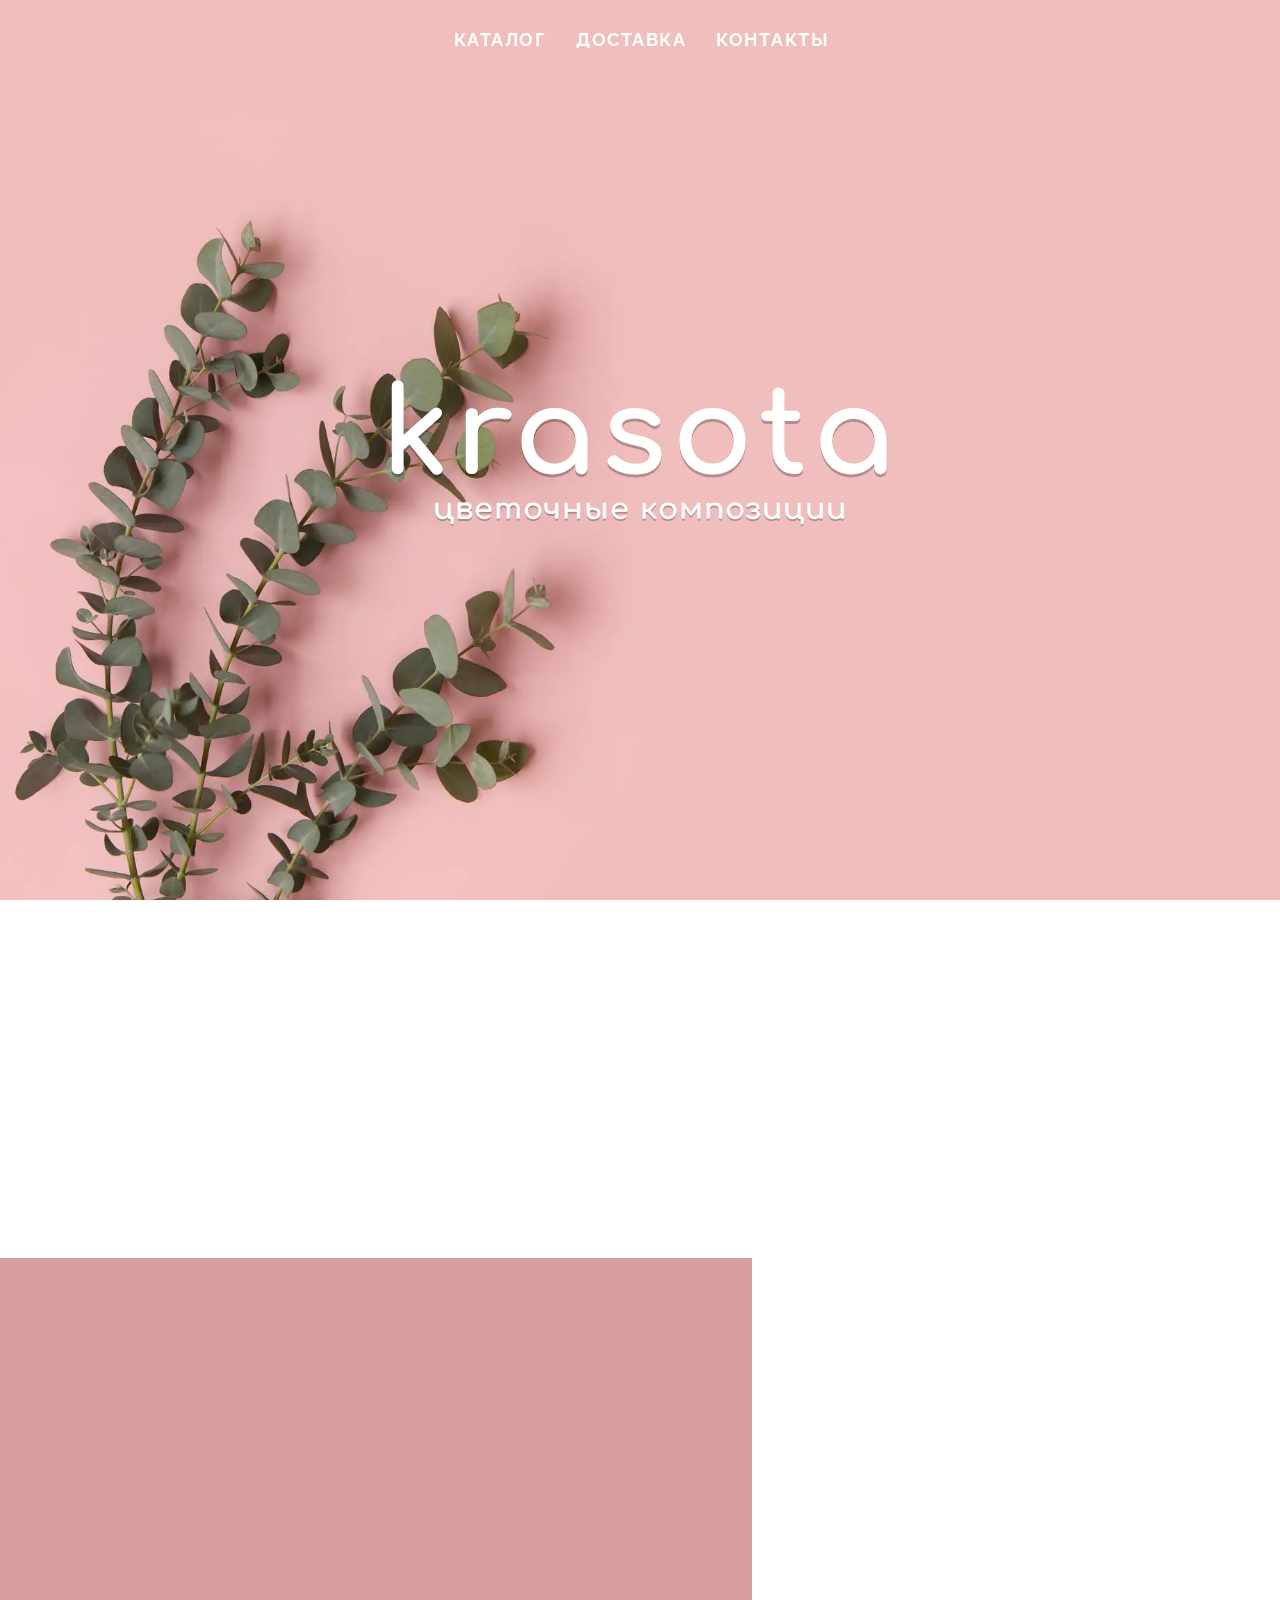
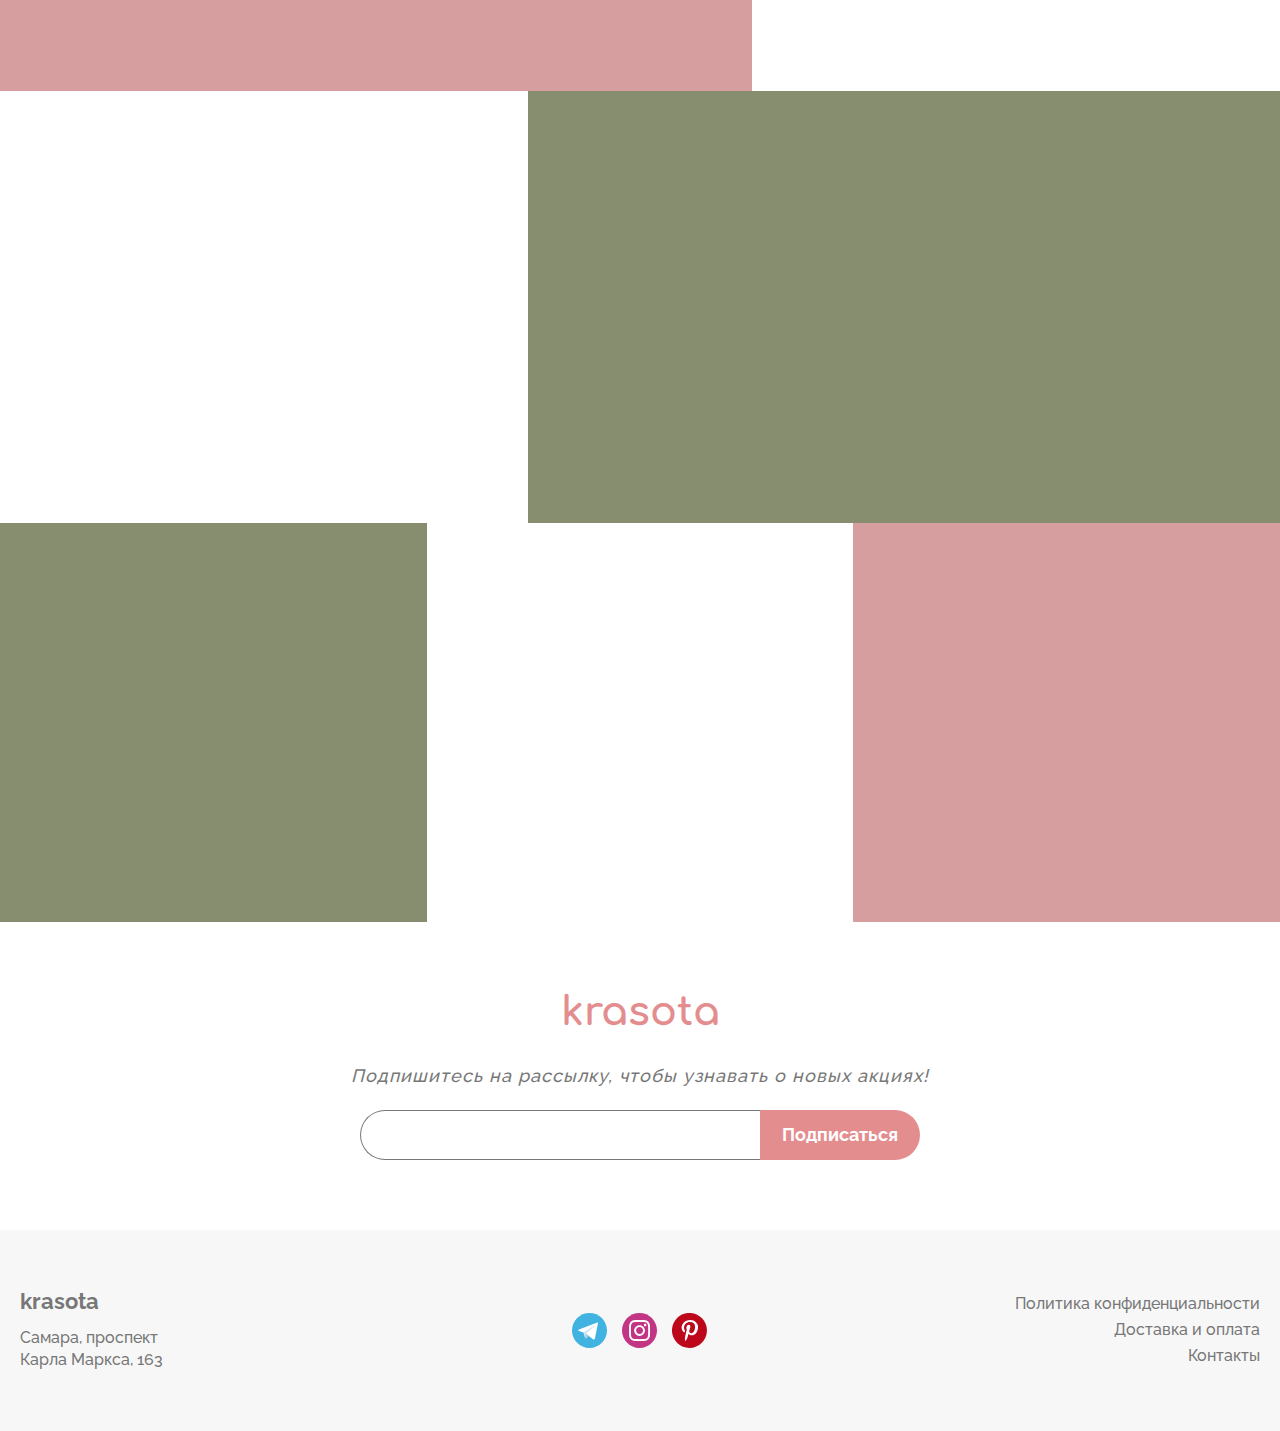
<file: index.html>
<!DOCTYPE html>
<html lang="ru">
  <head>
    <meta charset="UTF-8" />
    <meta http-equiv="X-UA-Compatible" content="IE=edge" />
    <meta
      name="viewport"
      content="width=device-width, initial-scale=1.0, maximum-scale=1.0, user-scaleble=0"
    />
    <link
      rel="apple-touch-icon"
      sizes="152x152"
      href="favicon/apple-touch-icon.png"
    />
    <link
      rel="icon"
      type="image/png"
      sizes="32x32"
      href="favicon/favicon-32x32.png"
    />
    <link
      rel="icon"
      type="image/png"
      sizes="16x16"
      href="favicon/favicon-16x16.png"
    />
    <link rel="manifest" href="favicon/site.webmanifest" />
    <link
      rel="mask-icon"
      href="favicon/safari-pinned-tab.svg"
      color="#cd9a9b"
    />
    <meta name="msapplication-TileColor" content="#ffffff" />
    <meta name="theme-color" content="#ffffff" />
    <link rel="stylesheet" href="css/icons.css?_v=20230721194655" />
    <link rel="stylesheet" href="css/swiper-bundle.min.css?_v=20230721194655" />
    <link rel="stylesheet" href="css/style.min.css?_v=20230721194655" />
    <script src="js/components/swiper-bundle.min.js?_v=20230721194655" defer></script>
    <script src="js/app.min.js?_v=20230721194655" defer></script>
    <title>Цветочный дом Krasota</title>
  </head>
  <body class="main">
    <div class="loader active lock-padding">
  <div class="loader__body">
    <div class="spinner">
      <span>k</span>
      <span>r</span>
      <span>a</span>
      <span>s</span>
      <span>o</span>
      <span>t</span>
      <span>a</span>
    </div>
  </div>
</div>
<script>
  document.querySelector(".loader").addEventListener("wheel", (e) => {
    e.preventDefault();
    e.stopPropagation();
  });
  document.querySelector(".loader").addEventListener("touchmove", (e) => {
    e.preventDefault();
    e.stopPropagation();
  });
</script>

    <div class="wrapper">
      <header class="header main top logo-hide lock-padding">
  <div class="container">
    <div class="header__body">
      <a href="index.html" class="header__logo">krasota</a>
      <div class="header__burger">
        <svg viewBox="0 0 32 32">
          <path
            class="line line-top-bottom"
            d="M27 10 13 10C10.8 10 9 8.2 9 6 9 3.5 10.8 2 13 2 15.2 2 17 3.8 17 6L17 26C17 28.2 18.8 30 21 30 23.2 30 25 28.2 25 26 25 23.8 23.2 22 21 22L7 22"
          ></path>
          <path class="line" d="M7 16 27 16"></path>
        </svg>
      </div>
      <nav class="header__menu">
        <ul class="header__list">
          <li>
            <a href="catalog.html" class="header__link">Каталог</a>
          </li>
          <li>
            <a href="delivery.html" class="header__link">Доставка</a>
          </li>
          <li>
            <a href="contacts.html" class="header__link">Контaкты</a>
          </li>
        </ul>
      </nav>
    </div>
  </div>
</header>

      <section class="hero main">
        <div class="hero__content visible">
          <h1 class="hero__title">krasota</h1>
          <div class="hero__subtitle">цветочные композиции</div>
        </div>
      </section>
      <main class="content">
        <section class="welcome main">
          <div class="container container-main">
            <div class="welcome__content content-main anim-item bottom-to-top">
              <div class="content-main__icon">
                <img src="img/icon-1.svg" alt="Иконка с цветком" />
              </div>
              <h2 class="content-main__title">Добро пожаловать</h2>
              <div class="content-main__text">
                Добро пожаловать в наш цветочный дом krasota! Наши цветы станут
                украшением вашего дома и подарят вам много счастливых моментов.
                Свежие, красивые и качественные, у нас вы найдете разнообразный
                выбор цветов, которые помогут вам выразить свои чувства и
                эмоции!
              </div>
            </div>
          </div>
        </section>
        <section class="catalog main">
          <div class="catalog__body">
            <div class="link-main catalog">
              <a
                href="catalog.html"
                class="catalog__link link-main__link anim-item left-to-right"
              >
                <span>Каталог</span>
              </a>
            </div>

            <div class="catalog__content content-main anim-item right-to-left">
              <div class="content-main__icon">
                <img src="img/icon-2.svg" alt="Иконка с цветком" />
              </div>
              <h2 class="content-main__title">Каталог</h2>
              <div class="content-main__text">
                У нас большой выбор цветов в разных форматах, которые подойдут
                под любой случай – монобукеты, композиции и авторские букеты
              </div>
            </div>
          </div>
        </section>
        <section class="interior main">
          <div class="interior__body">
            <div class="interior__content content-main anim-item left-to-right">
              <div class="content-main__icon">
                <img src="img/icon-3.svg" alt="Иконка с цветком" />
              </div>
              <h2 class="content-main__title">Интерьер</h2>
              <div class="content-main__text">
                Наши цветы отлично подойдут под любые цвета интерьера, они
                станут украшением вашего дома, создавая уют и хорошее настроение
              </div>
            </div>
            <div class="link-main interior">
              <a
                href="#"
                class="interior__link popup__link link-main__link anim-item right-to-left green"
              >
                <span>Интерьер</span>
              </a>
            </div>
          </div>
        </section>
        <section class="delivery main">
          <div class="delivery__body">
            <div class="link-main left">
              <a
                href="delivery.html"
                class="delivery__link link-main__link green anim-item left-to-right"
              >
                <span>Доставка</span>
              </a>
            </div>
            <div
              class="delivery__content content-main delivery anim-item bottom-to-top"
            >
              <div class="content-main__icon">
                <img src="img/icon-4.svg" alt="Иконка с цветком" />
              </div>
              <h2 class="content-main__title">Доставка</h2>
              <div class="content-main__text">
                Доставляем по городу Самара не более чем за 60 минут с момента
                оформления заказа.
              </div>
            </div>
            <div class="link-main right">
              <a
                href="contacts.html"
                class="delivery__link link-main__link anim-item right-to-left"
              >
                <span>Контакты</span>
              </a>
            </div>
          </div>
        </section>
        <section class="mailing main">
          <div class="container">
            <div class="mailing__body">
              <div class="mailing__logo">krasota</div>
              <div class="mailing__text">
                Подпишитесь на рассылку, чтобы узнавать о новых акциях!
              </div>
              <form class="mailing__form">
                <input
                  class="mailing__input"
                  type="email"
                  name="email"
                  autocomplete="off"
                  spellcheck="false"
                />
                <button class="mailing__button" type="submit">
                  Подписаться
                </button>
              </form>
            </div>
          </div>
        </section>
      </main>
      <footer class="footer">
  <div class="container">
    <div class="footer__body">
      <div class="footer__column">
        <div class="footer__logo">krasota</div>
        <div class="footer__address">Самара, проспект Карла Маркса, 163</div>
      </div>
      <div class="footer__icons">
        <a class="footer__icon"
          ><img src="img/tg-icon.svg" alt="Телеграм"
        /></a>
        <a class="footer__icon"
          ><img src="img/ig-icon.svg" alt="Инстаграм"
        /></a>
        <a class="footer__icon"
          ><img src="img/pin-icon.svg" alt="Пинтерест"
        /></a>
      </div>
      <div class="footer__links">
			<a class="footer__link">Политика конфиденциальности</a>
			<a href="delivery.html" class="footer__link">Доставка и оплата</a>
			<a href="contacts.html" class="footer__link">Контакты</a>
		</div>
    </div>
  </div>
</footer>

    </div>
    <div class="popup">
      <div class="popup__body">
        <div class="popup__content">
          <div class="swiper">
            <div class="swiper-wrapper">
              <div class="swiper-slide">
                <div class="interior-popup__body">
                  <div class="interior-popup__image">
                    <picture><source srcset="img/interior-1.webp" type="image/webp"><img src="img/interior-1.jpg" alt="Интерьер" /></picture>
                  </div>
                  <div class="interior-popup__item item-interior">
                    <div class="item-interior__column">
                      <div class="item-interior__top">
                        <div class="item-interior__title">
                          Моно-букет <span>#57</span>
                        </div>
                        <div class="item-interior__price">
                          2350 <span>₽</span>
                        </div>
                      </div>
                      <button
                        class="item-interior__button button-add"
                        data-article="mono-57"
                        data-price="2350"
                        data-type="Моно-букет"
                        data-number="57"
                      >
                        <span>В корзину</span>
                        <span><i class="fa-solid fa-check"></i></span>
                      </button>
                    </div>
                    <div class="item-interior__image">
                      <picture><source srcset="img/mono-57.webp" type="image/webp"><img src="img/mono-57.jpg" alt="Моно-букет" /></picture>
                    </div>
                  </div>
                </div>
              </div>
              <div class="swiper-slide">
                <div class="interior-popup__body">
                  <div class="interior-popup__image">
                    <picture><source srcset="img/interior-2.webp" type="image/webp"><img src="img/interior-2.jpg" alt="Интерьер" /></picture>
                  </div>
                  <div class="interior-popup__item item-interior">
                    <div class="item-interior__column">
                      <div class="item-interior__top">
                        <div class="item-interior__title">
                          Моно-букет <span>#49</span>
                        </div>
                        <div class="item-interior__price">
                          4000 <span>₽</span>
                        </div>
                      </div>
                      <button
                        class="item-interior__button button-add"
                        data-article="mono-49"
                        data-price="4000"
                        data-type="Моно-букет"
                        data-number="49"
                      >
                        <span>В корзину</span>
                        <span><i class="fa-solid fa-check"></i></span>
                      </button>
                    </div>
                    <div class="item-interior__image">
                      <picture><source srcset="img/mono-49.webp" type="image/webp"><img src="img/mono-49.jpg" alt="Моно-букет" /></picture>
                    </div>
                  </div>
                </div>
              </div>
              <div class="swiper-slide">
                <div class="interior-popup__body">
                  <div class="interior-popup__image">
                    <picture><source srcset="img/interior-3.webp" type="image/webp"><img src="img/interior-3.jpg" alt="Интерьер" /></picture>
                  </div>
                  <div class="interior-popup__item item-interior">
                    <div class="item-interior__column">
                      <div class="item-interior__top">
                        <div class="item-interior__title">
                          Моно-букет <span>#23</span>
                        </div>
                        <div class="item-interior__price">
                          2450 <span>₽</span>
                        </div>
                      </div>
                      <button
                        class="item-interior__button button-add"
                        data-article="mono-23"
                        data-price="2450"
                        data-type="Моно-букет"
                        data-number="23"
                      >
                        <span>В корзину</span>
                        <span><i class="fa-solid fa-check"></i></span>
                      </button>
                    </div>
                    <div class="item-interior__image">
                      <picture><source srcset="img/mono-23.webp" type="image/webp"><img src="img/mono-23.jpg" alt="Моно-букет" /></picture>
                    </div>
                  </div>
                </div>
              </div>
              <div class="swiper-slide">
                <div class="interior-popup__body">
                  <div class="interior-popup__image">
                    <picture><source srcset="img/interior-4.webp" type="image/webp"><img src="img/interior-4.jpg" alt="Интерьер" /></picture>
                  </div>
                  <div class="interior-popup__item item-interior">
                    <div class="item-interior__column">
                      <div class="item-interior__top">
                        <div class="item-interior__title">
                          Моно-букет <span>#35</span>
                        </div>
                        <div class="item-interior__price">
                          2750 <span>₽</span>
                        </div>
                      </div>
                      <button
                        class="item-interior__button button-add"
                        data-article="mono-35"
                        data-price="2750"
                        data-type="Моно-букет"
                        data-number="35"
                      >
                        <span>В корзину</span>
                        <span><i class="fa-solid fa-check"></i></span>
                      </button>
                    </div>
                    <div class="item-interior__image">
                      <picture><source srcset="img/mono-35.webp" type="image/webp"><img src="img/mono-35.jpg" alt="Моно-букет" /></picture>
                    </div>
                  </div>
                </div>
              </div>
              <div class="swiper-slide">
                <div class="interior-popup__body">
                  <div class="interior-popup__image">
                    <picture><source srcset="img/interior-5.webp" type="image/webp"><img src="img/interior-5.jpg" alt="Интерьер" /></picture>
                  </div>
                  <div class="interior-popup__item item-interior">
                    <div class="item-interior__column">
                      <div class="item-interior__top">
                        <div class="item-interior__title">
                          Моно-букет <span>#8</span>
                        </div>
                        <div class="item-interior__price">
                          2350 <span>₽</span>
                        </div>
                      </div>
                      <button
                        class="item-interior__button button-add"
                        data-article="mono-8"
                        data-price="2350"
                        data-type="Моно-букет"
                        data-number="8"
                      >
                        <span>В корзину</span>
                        <span><i class="fa-solid fa-check"></i></span>
                      </button>
                    </div>
                    <div class="item-interior__image">
                      <picture><source srcset="img/mono-8.webp" type="image/webp"><img src="img/mono-8.jpg" alt="Моно-букет" /></picture>
                    </div>
                  </div>
                </div>
              </div>
              <div class="swiper-slide">
                <div class="interior-popup__body">
                  <div class="interior-popup__image">
                    <picture><source srcset="img/interior-6.webp" type="image/webp"><img src="img/interior-6.jpg" alt="Интерьер" /></picture>
                  </div>
                  <div class="interior-popup__item item-interior">
                    <div class="item-interior__column">
                      <div class="item-interior__top">
                        <div class="item-interior__title">
                          Моно-букет <span>#27</span>
                        </div>
                        <div class="item-interior__price">
                          4350 <span>₽</span>
                        </div>
                      </div>
                      <button
                        class="item-interior__button button-add"
                        data-article="mono-27"
                        data-price="4350"
                        data-type="Моно-букет"
                        data-number="27"
                      >
                        <span>В корзину</span>
                        <span><i class="fa-solid fa-check"></i></span>
                      </button>
                    </div>
                    <div class="item-interior__image">
                      <picture><source srcset="img/mono-27.webp" type="image/webp"><img src="img/mono-27.jpg" alt="Моно-букет" /></picture>
                    </div>
                  </div>
                </div>
              </div>
              <div class="swiper-slide">
                <div class="interior-popup__body">
                  <div class="interior-popup__image">
                    <picture><source srcset="img/interior-7.webp" type="image/webp"><img src="img/interior-7.jpg" alt="Интерьер" /></picture>
                  </div>
                  <div class="interior-popup__item item-interior">
                    <div class="item-interior__column">
                      <div class="item-interior__top">
                        <div class="item-interior__title">
                          Моно-букет <span>#17</span>
                        </div>
                        <div class="item-interior__price">
                          3150 <span>₽</span>
                        </div>
                      </div>
                      <button
                        class="item-interior__button button-add"
                        data-article="mono-17"
                        data-price="3150"
                        data-type="Моно-букет"
                        data-number="17"
                      >
                        <span>В корзину</span>
                        <span><i class="fa-solid fa-check"></i></span>
                      </button>
                    </div>
                    <div class="item-interior__image">
                      <picture><source srcset="img/mono-17.webp" type="image/webp"><img src="img/mono-17.jpg" alt="Моно-букет" /></picture>
                    </div>
                  </div>
                </div>
              </div>
              <div class="swiper-slide">
                <div class="interior-popup__body">
                  <div class="interior-popup__image">
                    <picture><source srcset="img/interior-8.webp" type="image/webp"><img src="img/interior-8.jpg" alt="Интерьер" /></picture>
                  </div>
                  <div class="interior-popup__item item-interior">
                    <div class="item-interior__column">
                      <div class="item-interior__top">
                        <div class="item-interior__title">
                          Моно-букет <span>#4</span>
                        </div>
                        <div class="item-interior__price">
                          2150 <span>₽</span>
                        </div>
                      </div>
                      <button
                        class="item-interior__button button-add"
                        data-article="mono-4"
                        data-price="2150"
                        data-type="Моно-букет"
                        data-number="4"
                      >
                        <span>В корзину</span>
                        <span><i class="fa-solid fa-check"></i></span>
                      </button>
                    </div>
                    <div class="item-interior__image">
                      <picture><source srcset="img/mono-4.webp" type="image/webp"><img src="img/mono-4.jpg" alt="Моно-букет" /></picture>
                    </div>
                  </div>
                </div>
              </div>
              <div class="swiper-slide">
                <div class="interior-popup__body">
                  <div class="interior-popup__image">
                    <picture><source srcset="img/interior-9.webp" type="image/webp"><img src="img/interior-9.jpg" alt="Интерьер" /></picture>
                  </div>
                  <div class="interior-popup__item item-interior">
                    <div class="item-interior__column">
                      <div class="item-interior__top">
                        <div class="item-interior__title">
                          Моно-букет <span>#2</span>
                        </div>
                        <div class="item-interior__price">
                          2350 <span>₽</span>
                        </div>
                      </div>
                      <button
                        class="item-interior__button button-add"
                        data-article="mono-2"
                        data-price="2350"
                        data-type="Моно-букет"
                        data-number="2"
                      >
                        <span>В корзину</span>
                        <span><i class="fa-solid fa-check"></i></span>
                      </button>
                    </div>
                    <div class="item-interior__image">
                      <picture><source srcset="img/mono-2.webp" type="image/webp"><img src="img/mono-2.jpg" alt="Моно-букет" /></picture>
                    </div>
                  </div>
                </div>
              </div>
            </div>
          </div>
          <div class="popup__close"><i class="fa-solid fa-xmark"></i></div>
          <div class="swiper__arrows">
            <div class="arrow-prev swiper__arrow">
              <i class="fa-solid fa-arrow-left"></i>
            </div>
            <div class="arrow-next swiper__arrow">
              <i class="fa-solid fa-arrow-right"></i>
            </div>
          </div>
        </div>
      </div>
    </div>
    <div class="cart-wrapper lock-padding closed">
	<div class="cart closed">
	  <div class="cart__body">
	    <div class="cart__header">
	      <div class="cart__title">Корзина</div>
	      <div class="cart__close"><i class="fa-solid fa-xmark"></i></div>
	    </div>
	    <div class="cart__items">
	      <div class="cart__item item-cart">
	        <div class="item-cart__left">
	          <div class="item-cart__image">
	            <picture><source srcset="img/mono-7.webp" type="image/webp"><img src="img/mono-7.jpg" alt="Моно-букет" /></picture>
	          </div>
	          <div class="item-cart__info">
	            <div class="item-cart__title">Моно-букет <span>#7</span></div>
	            <div class="item-cart__price">1800 ₽</div>
	          </div>
	        </div>
	        <div class="item-cart__right">
	          <div class="item-cart__counter">
	            <i
	              class="item-cart__minus item-cart__button disabled fa-solid fa-minus"
	              data-article="mono-7"
	            ></i>
	            <div class="item-cart__count cart-count" data-article="mono-7">5</div>
	            <i
	              class="item-cart__plus item-cart__button fa-solid fa-plus"
	              data-article="mono-7"
	            ></i>
	          </div>
	          <i
	            class="item-cart__delete fa-solid fa-trash"
	            data-article="mono-7"
	          ></i>
	        </div>
	      </div>
	    </div>
	    <a href="order.html" class="cart__button">Оформить заказ</a>
		 <div class="cart__icon">
			<img src="img/cart-icon.svg" alt="Иконка корзины">
		 </div>
	  </div>
	</div>
</div>
<div class="cart__icon-mobile hide">
	<img src="img/cart-icon.svg" alt="Иконка корзины">
</div>
    <div class="success-mailing lock-padding">
      <span>Вы подписались на рассылку</span>
    </div>
  </body>
</html>
</file>
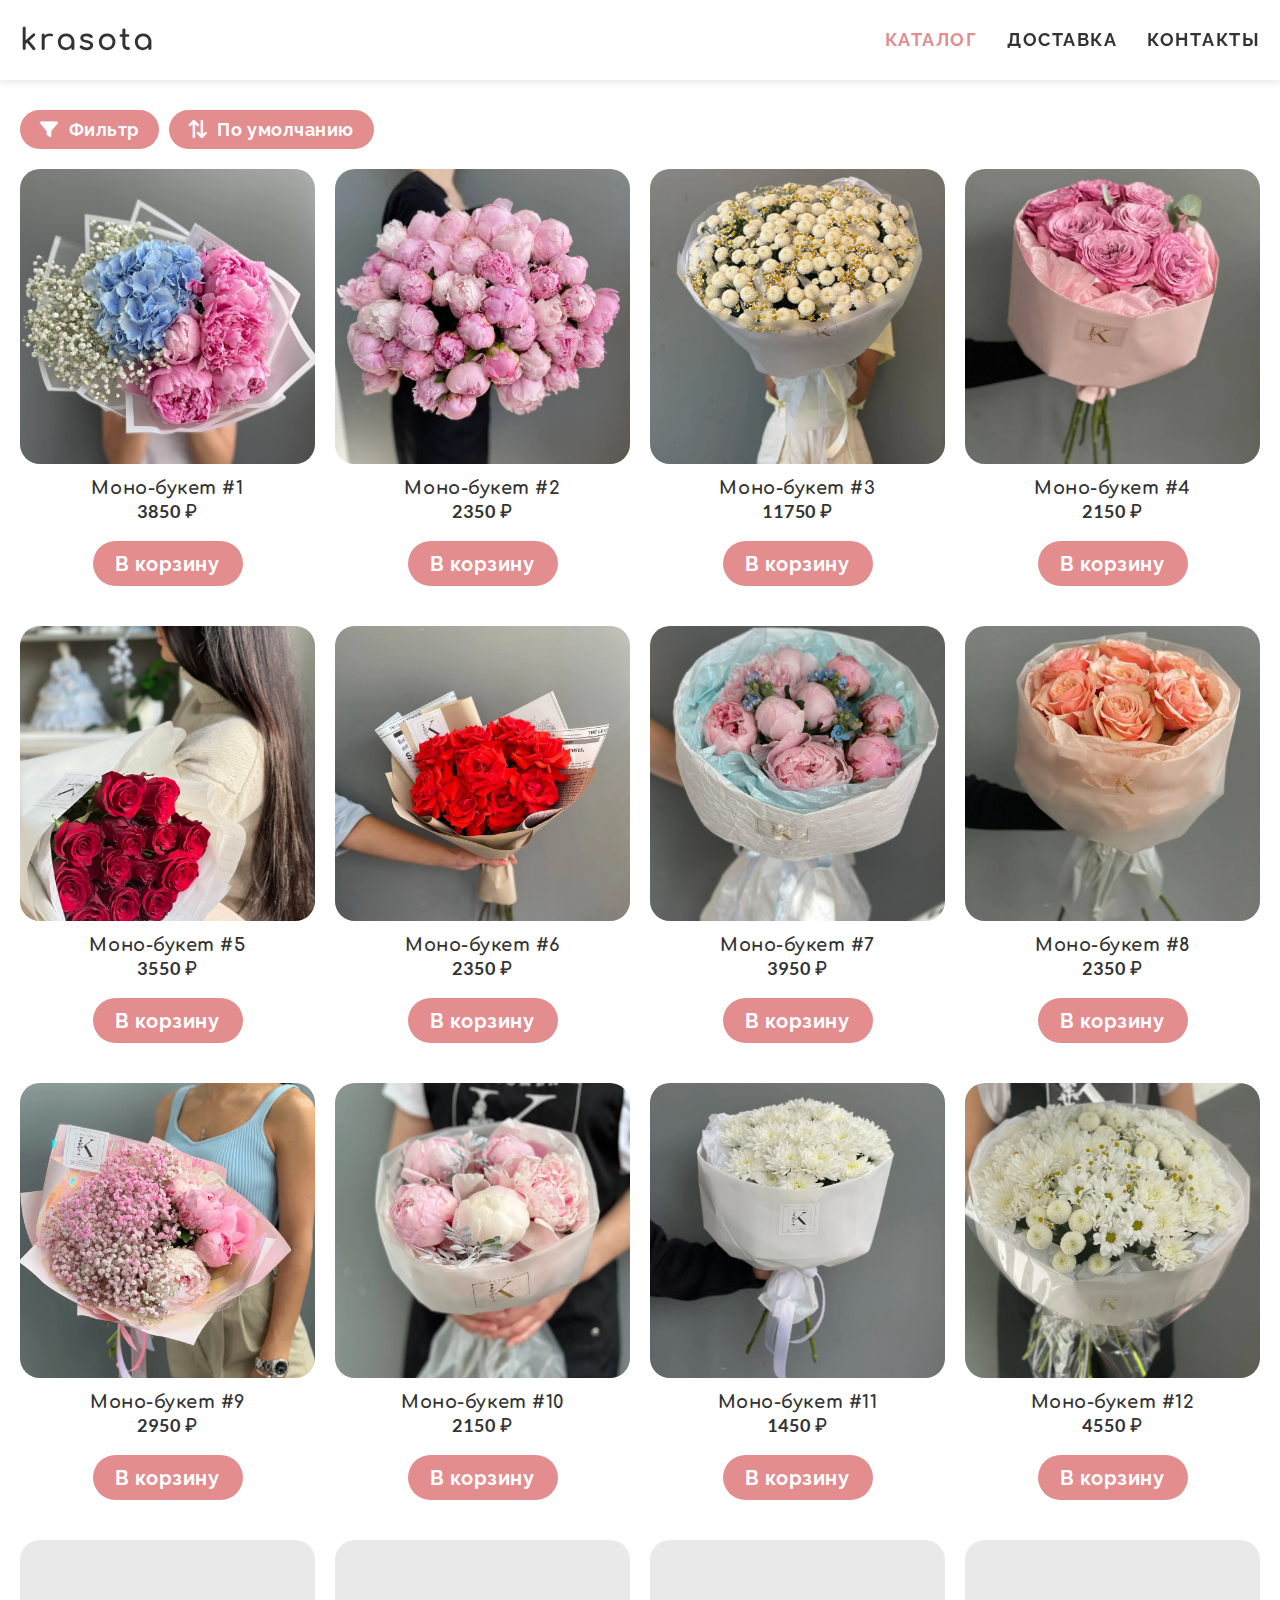
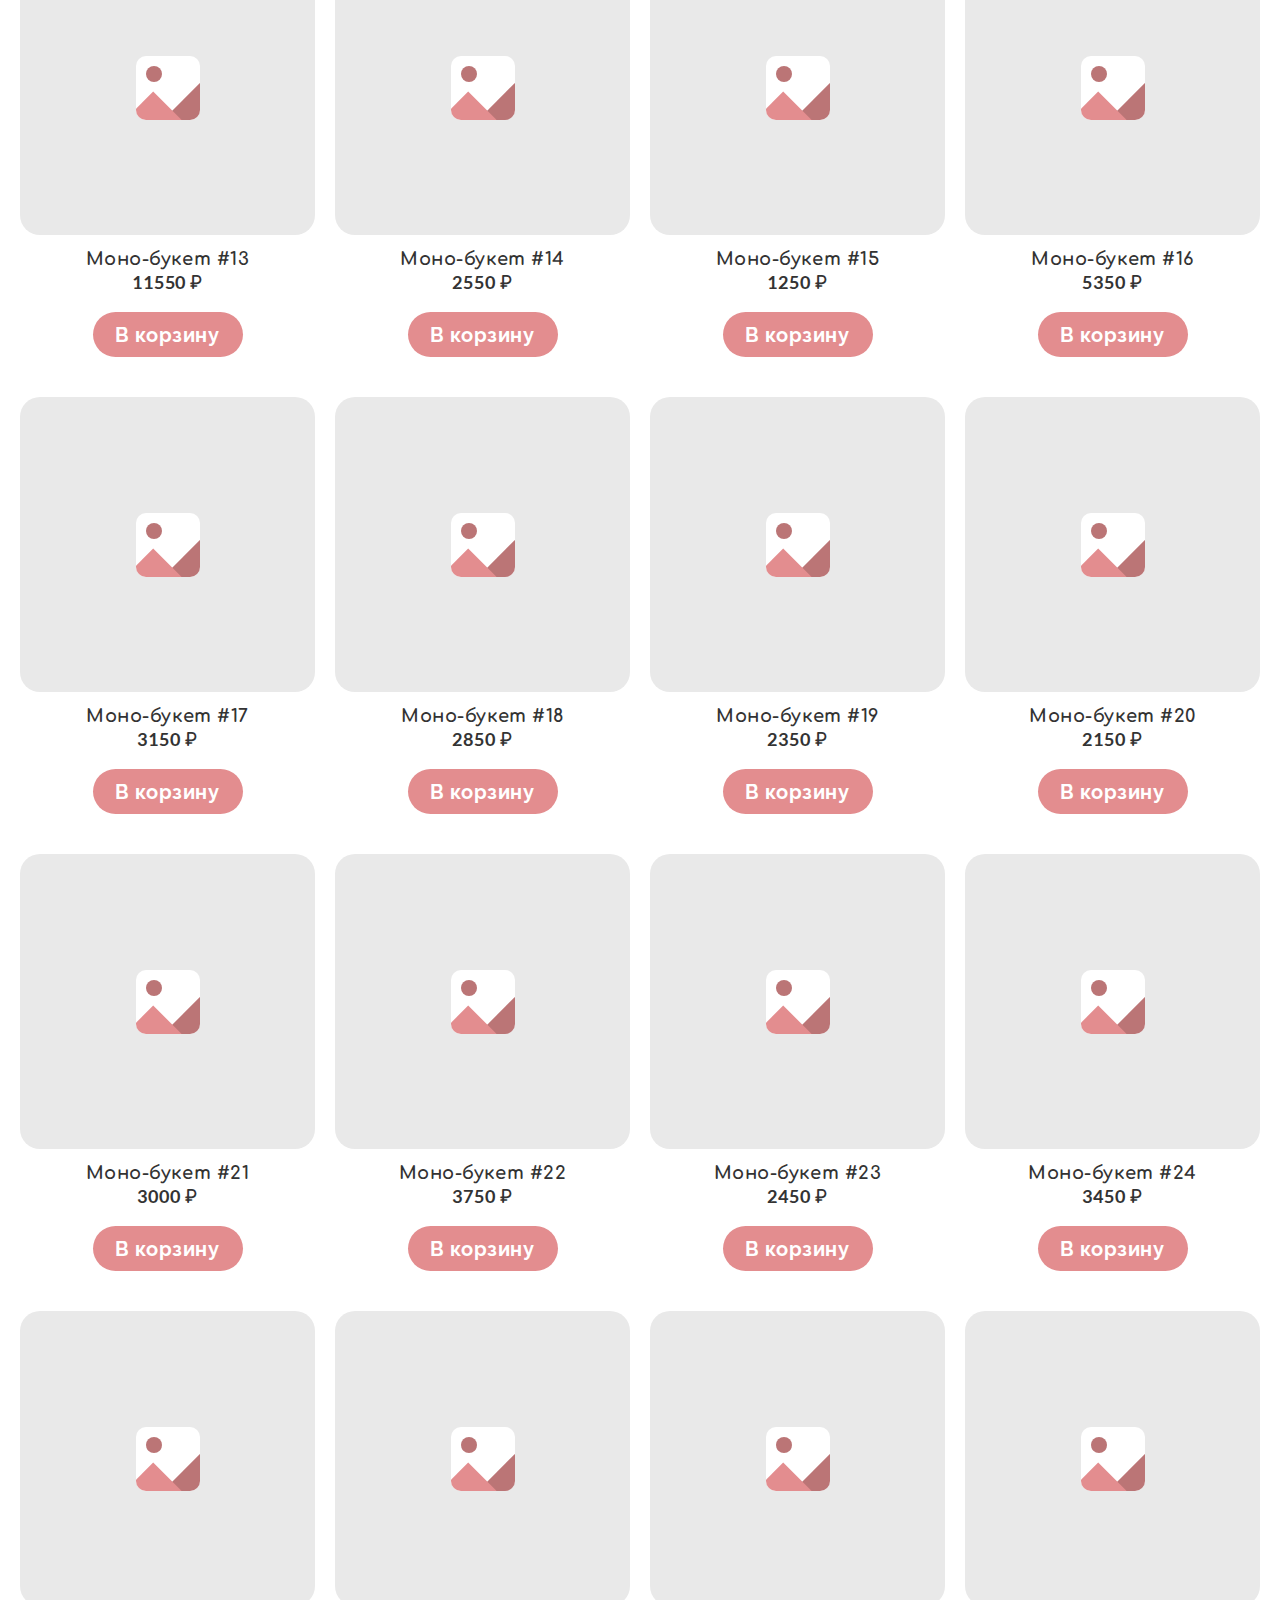
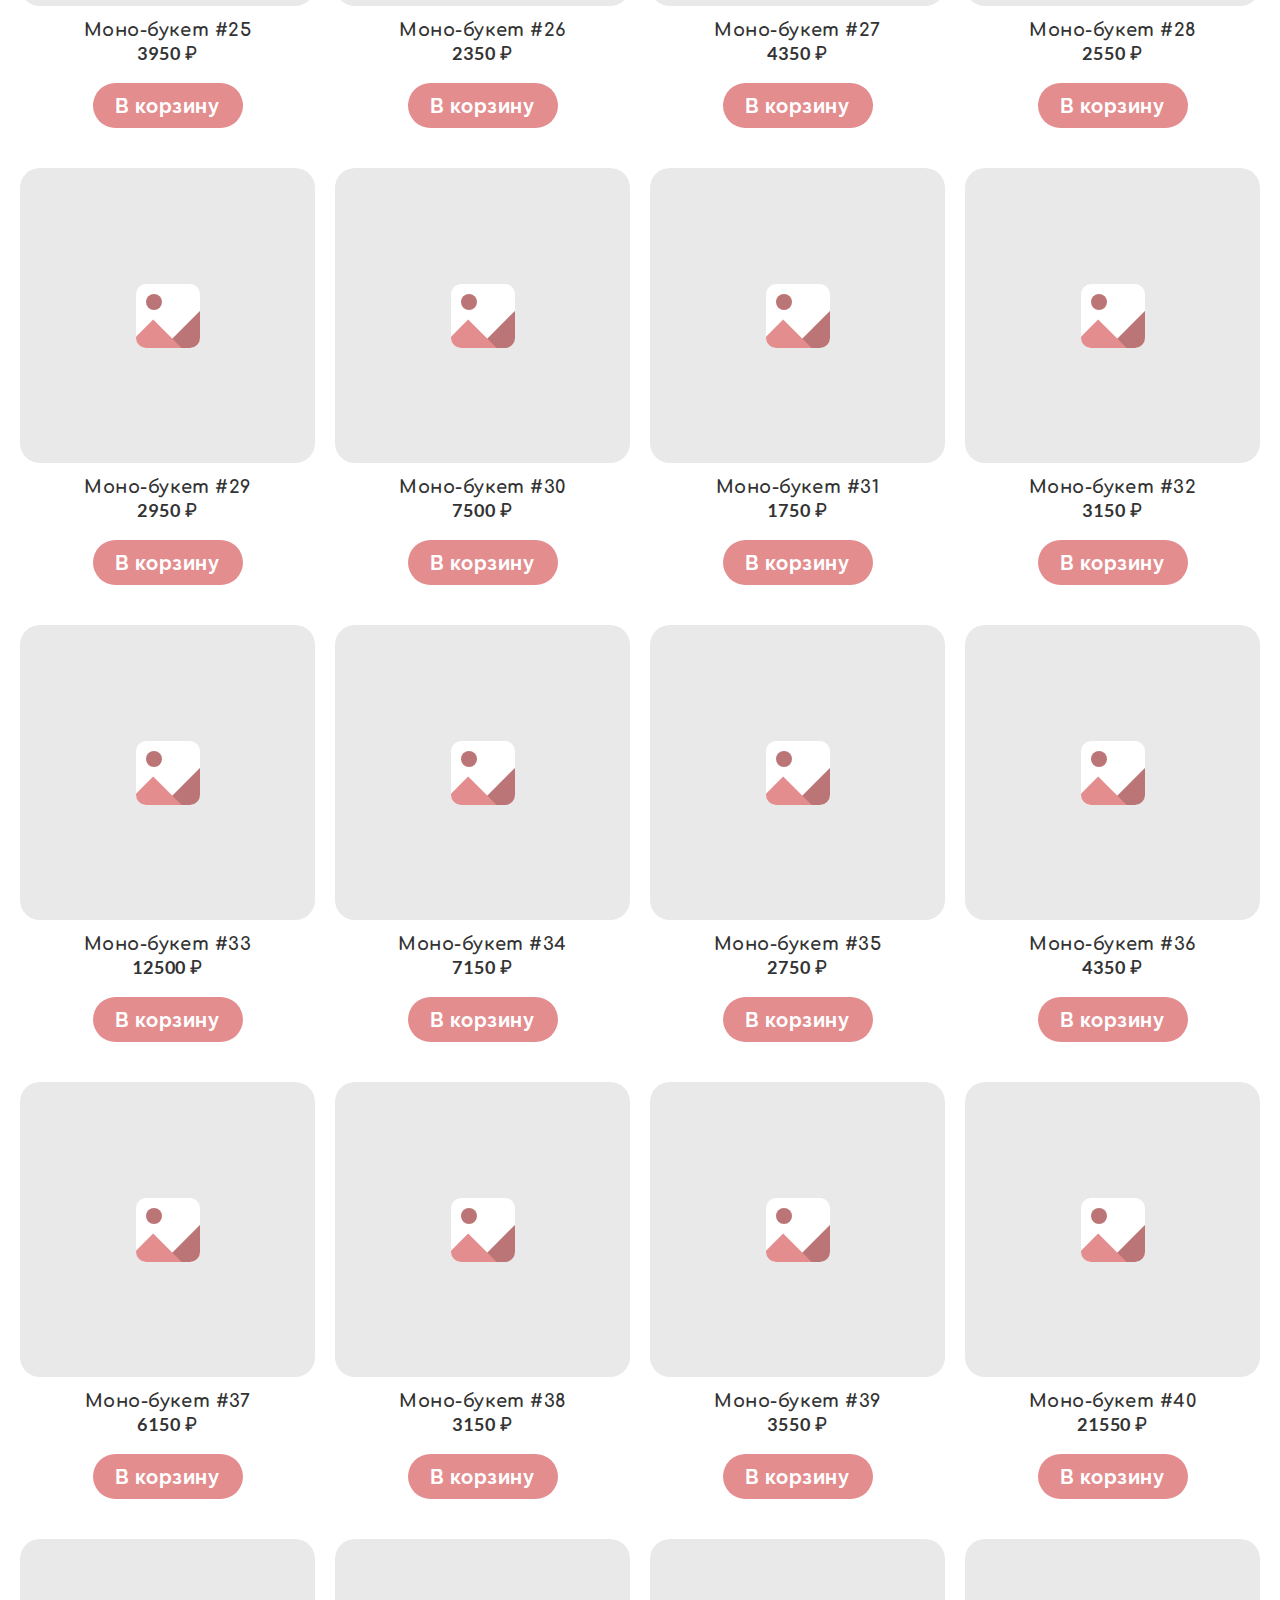
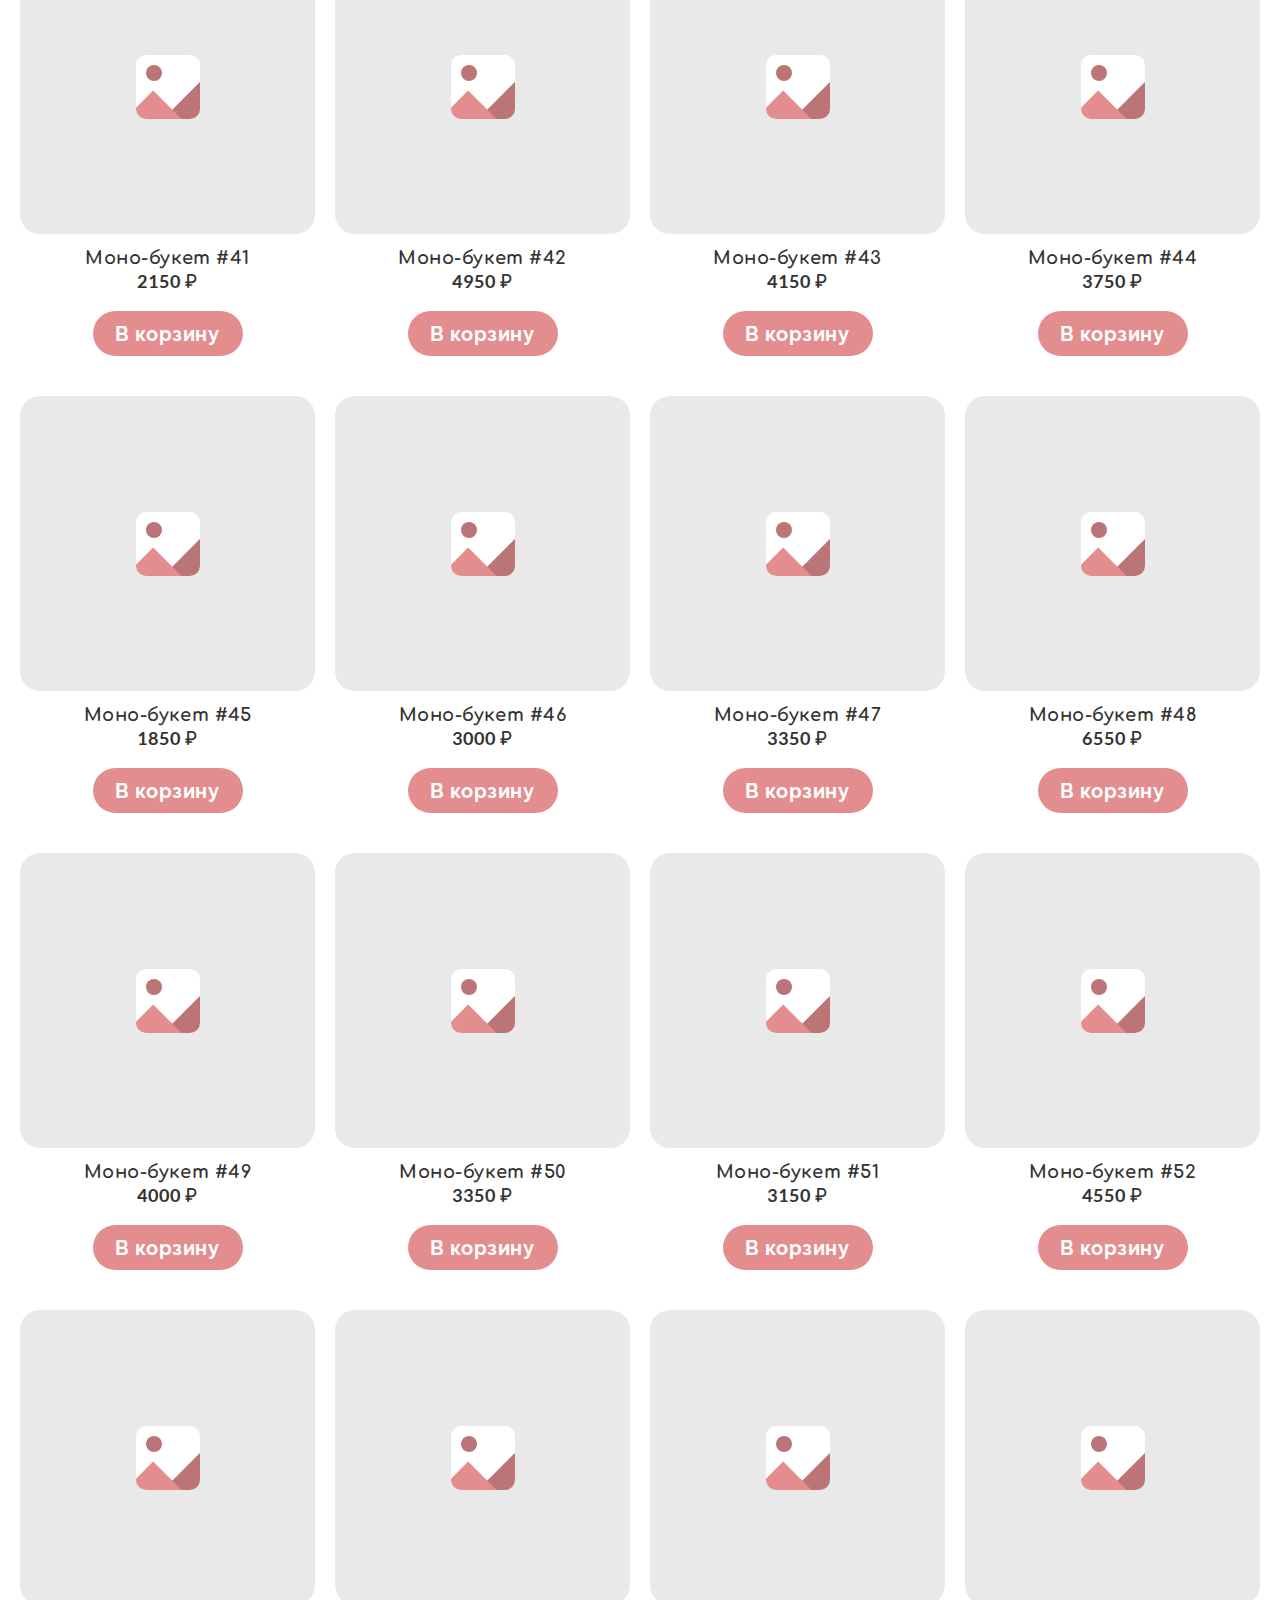
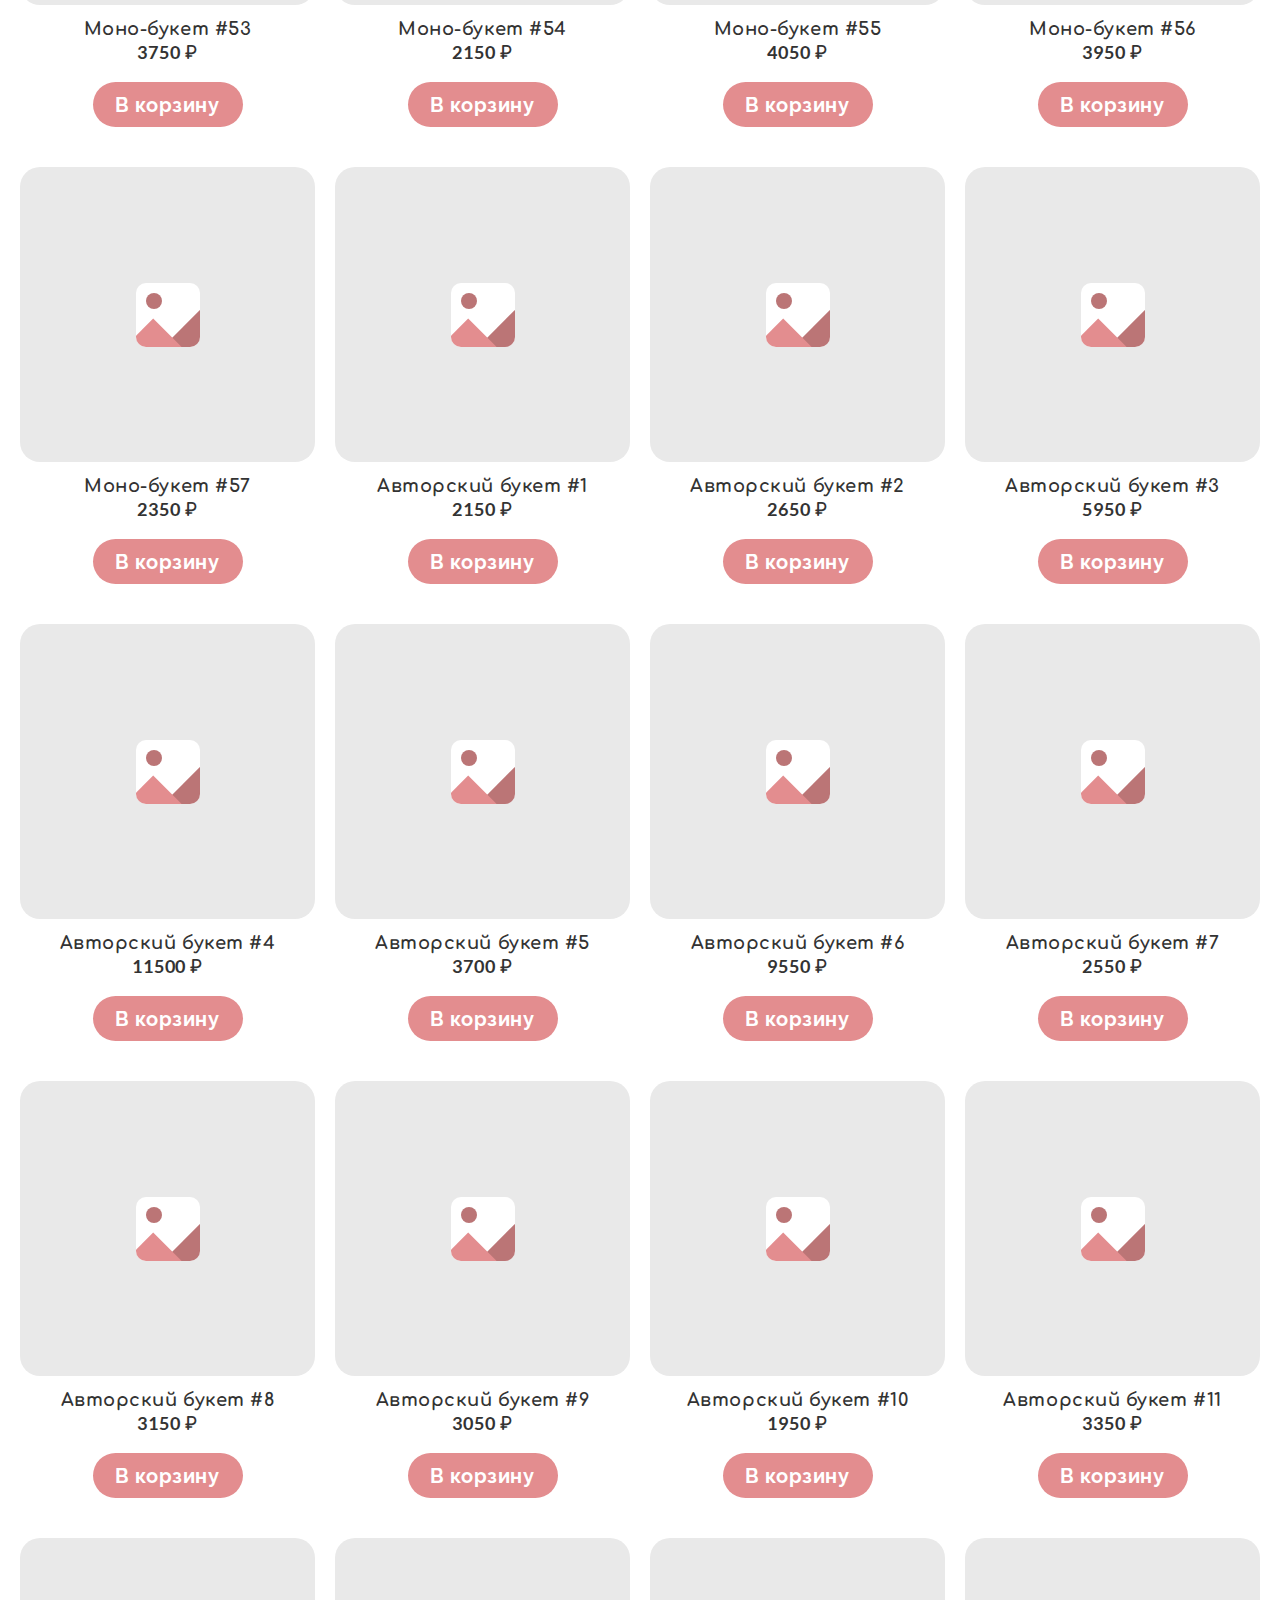
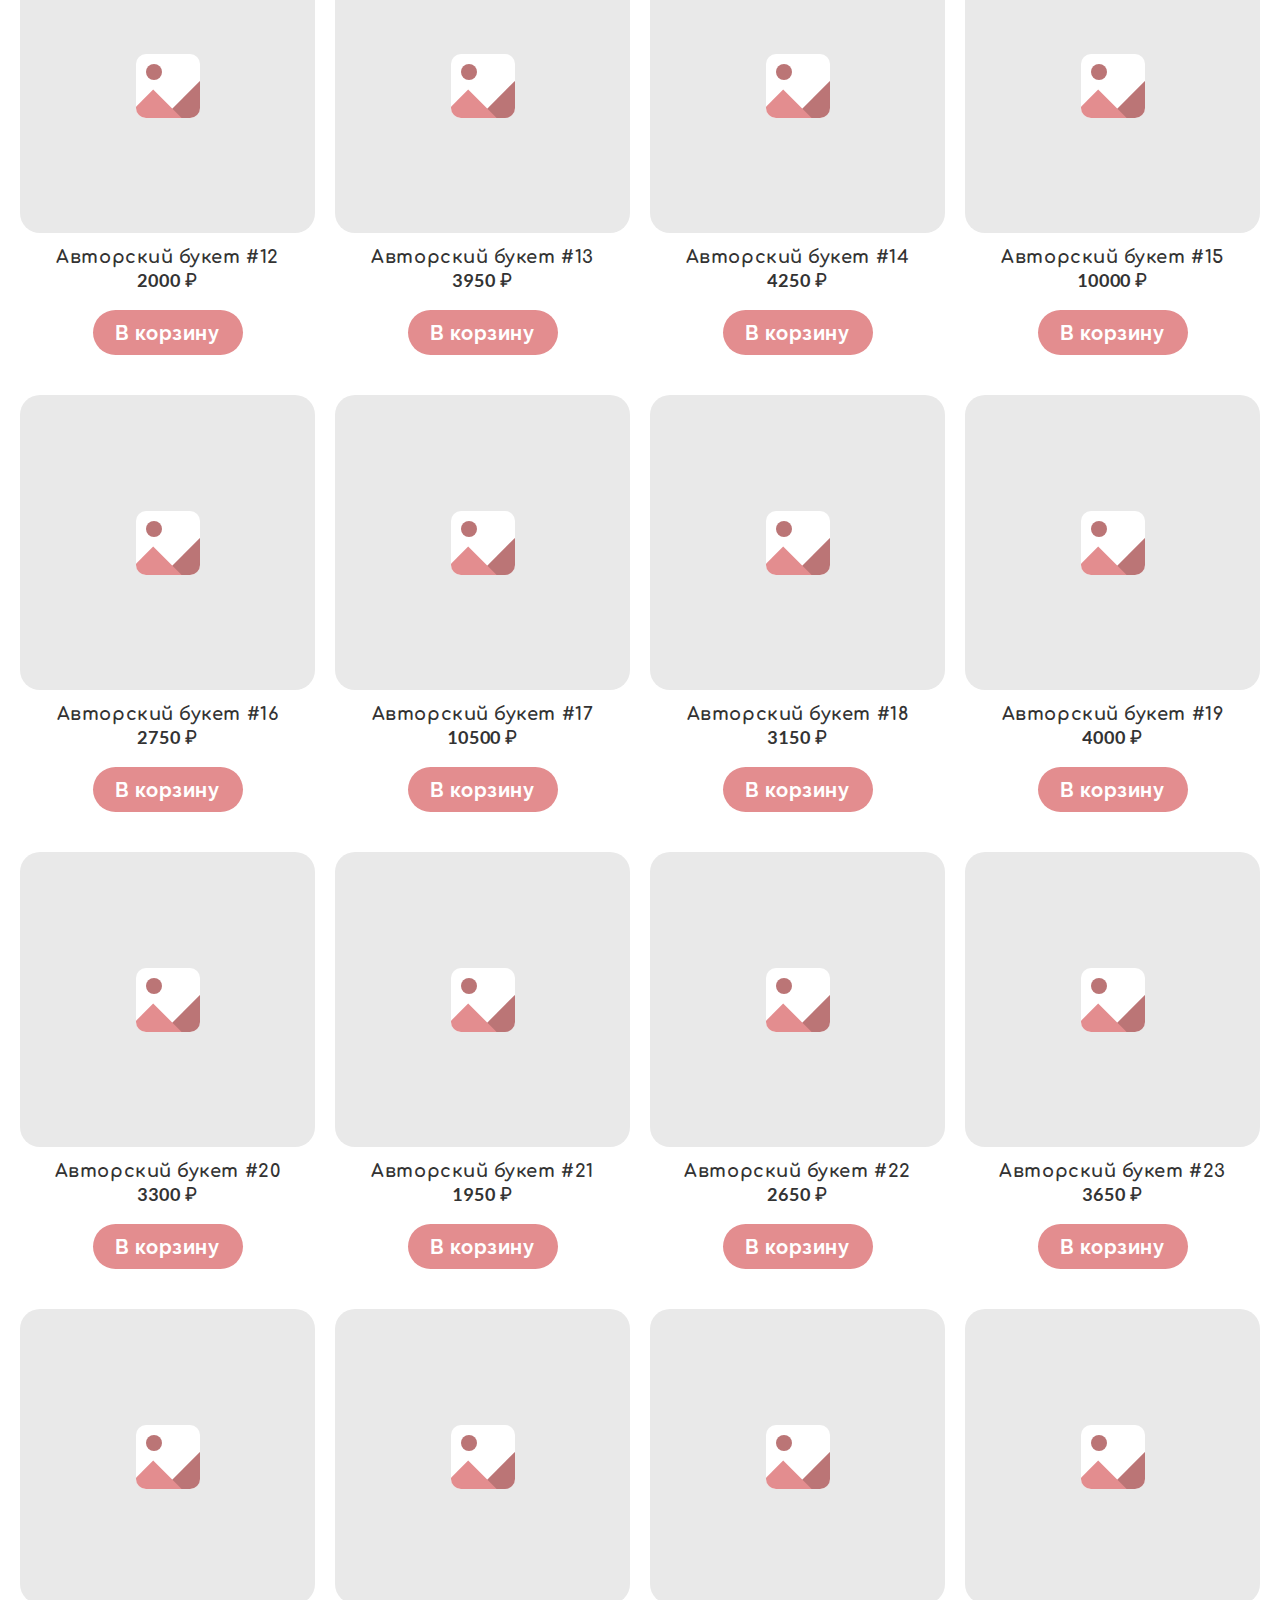
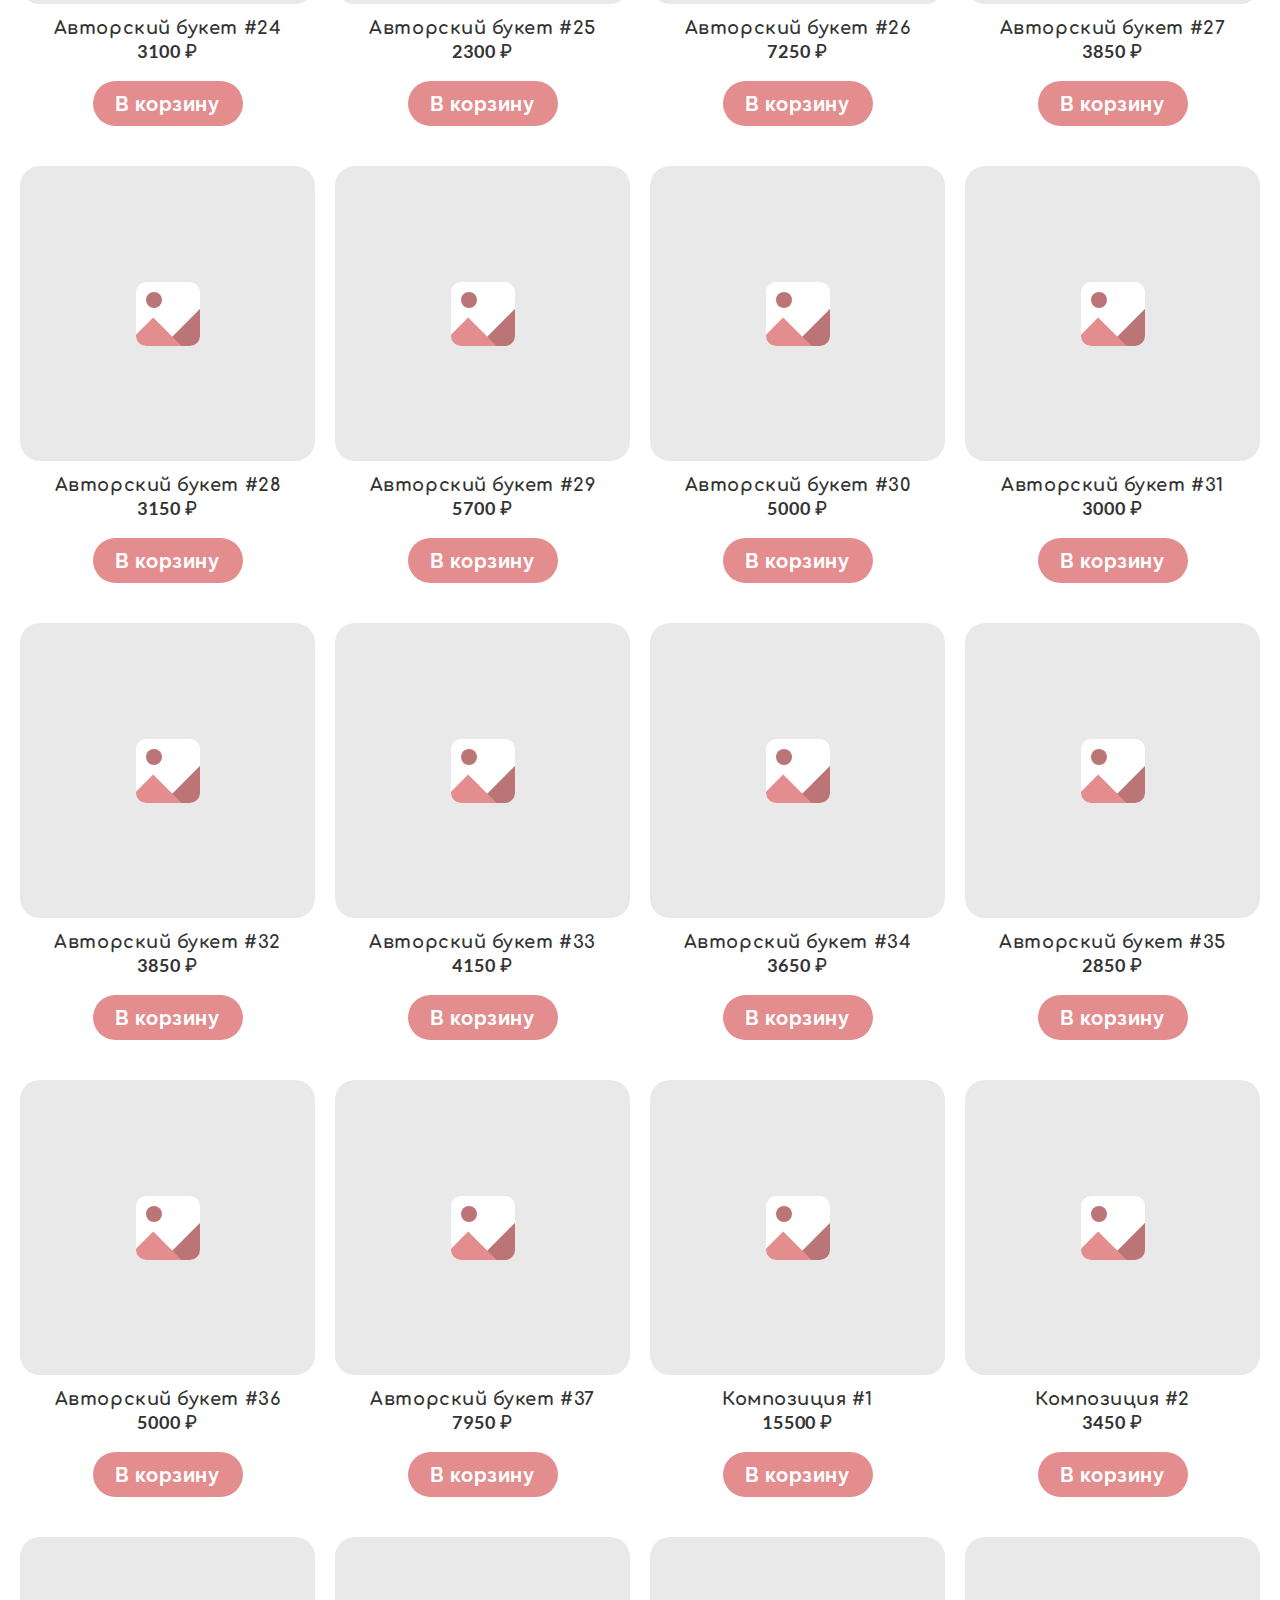
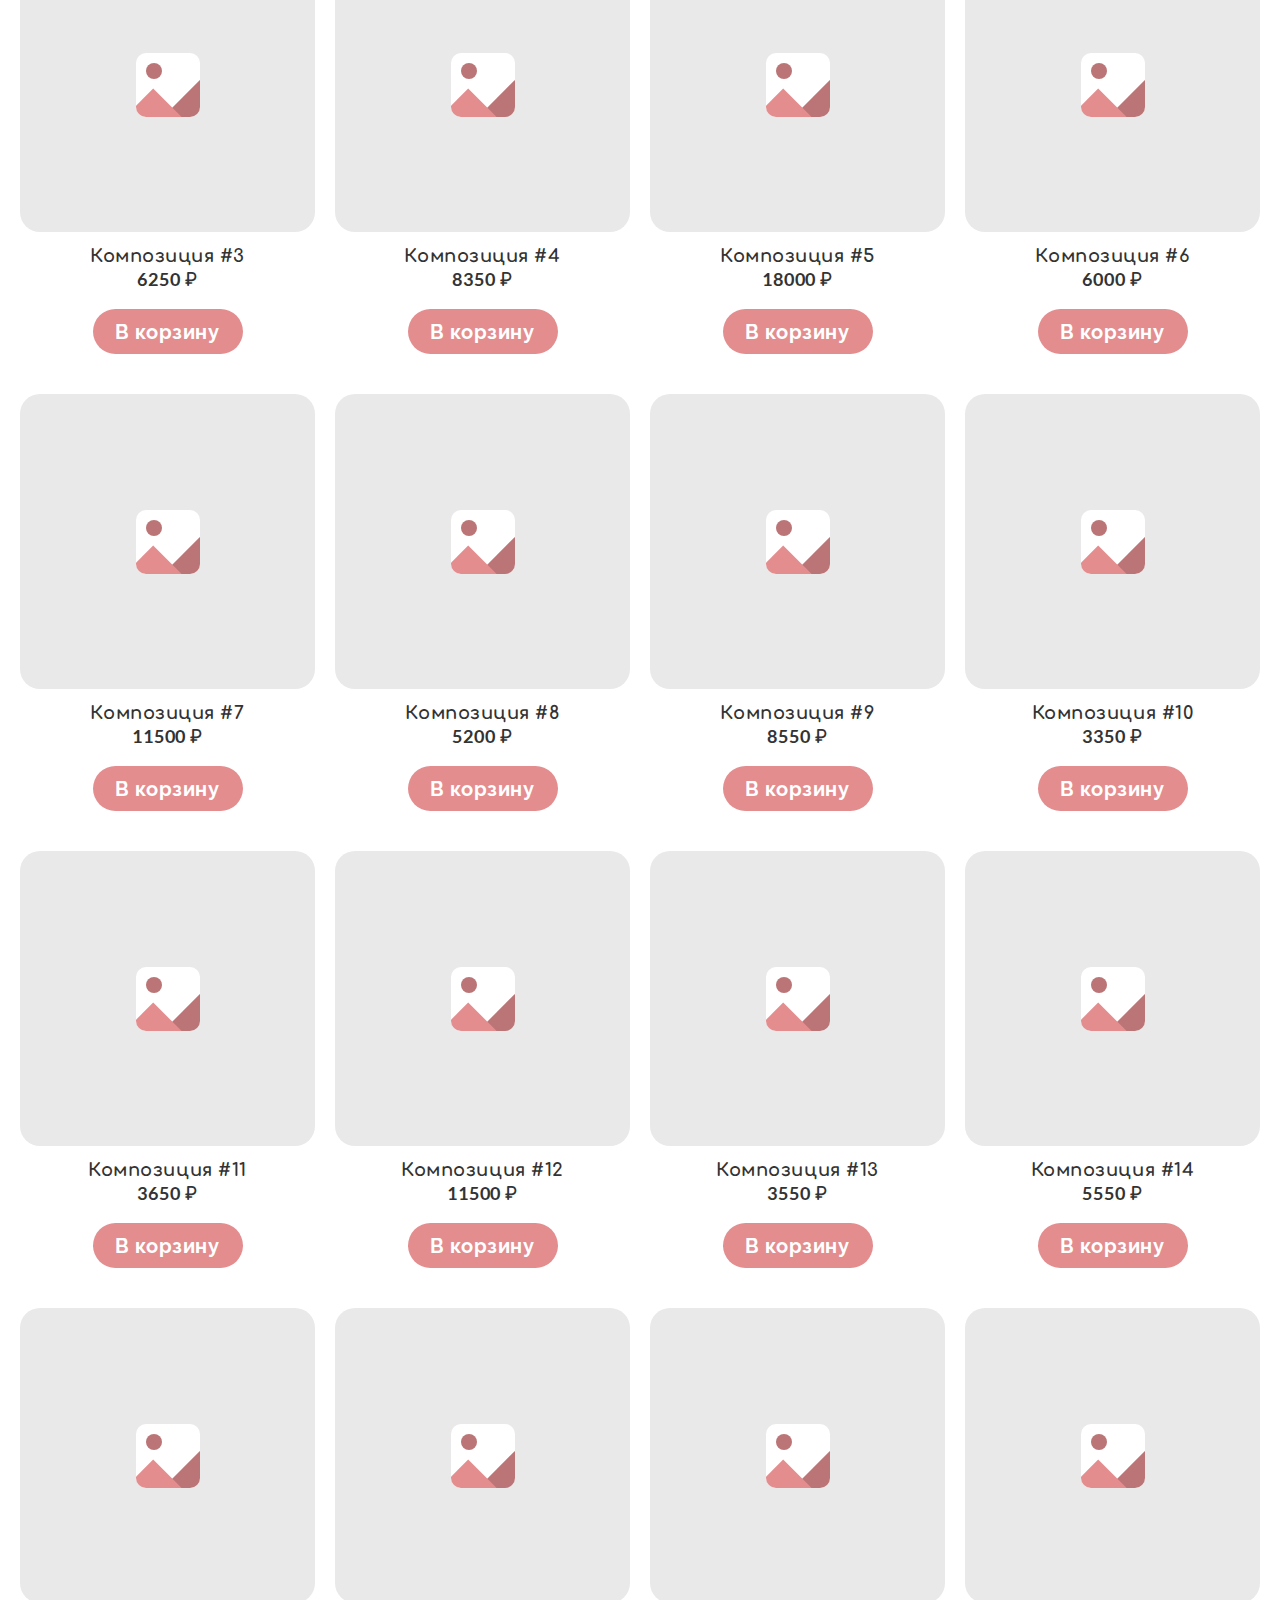
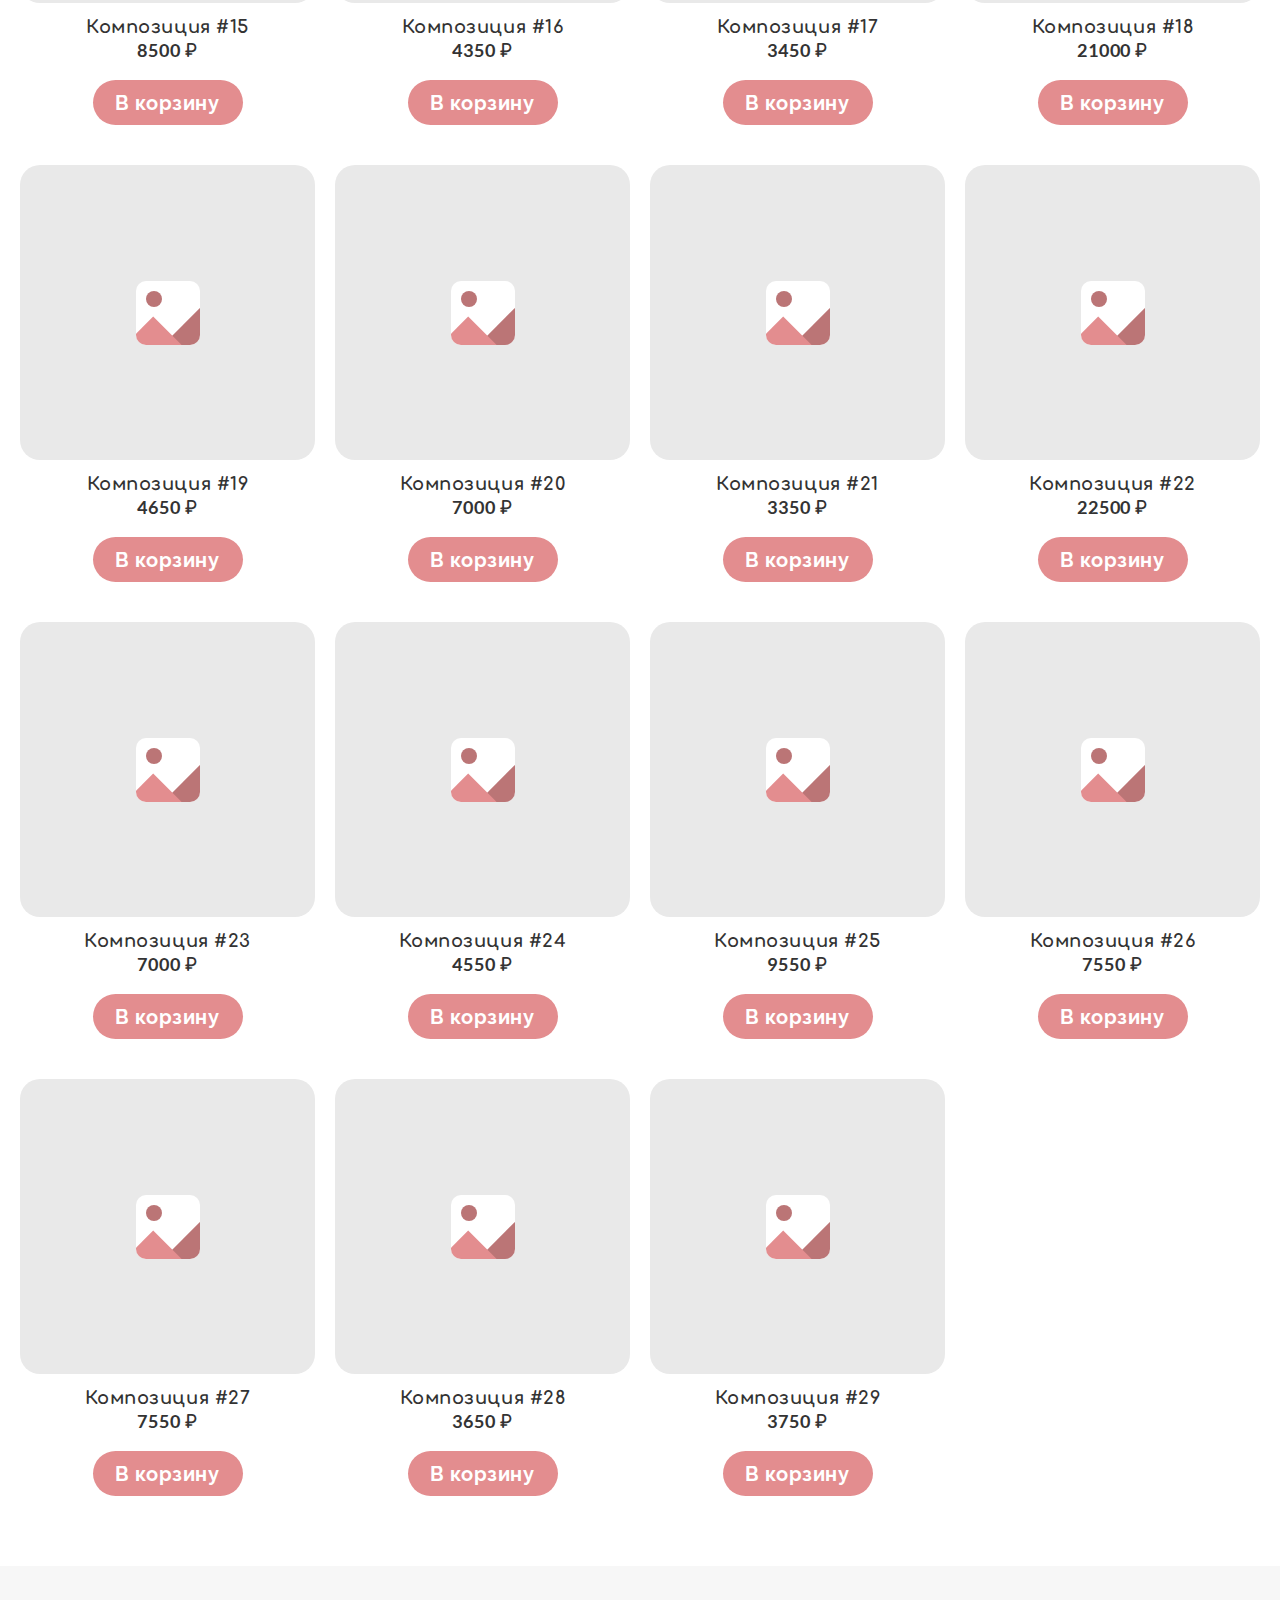
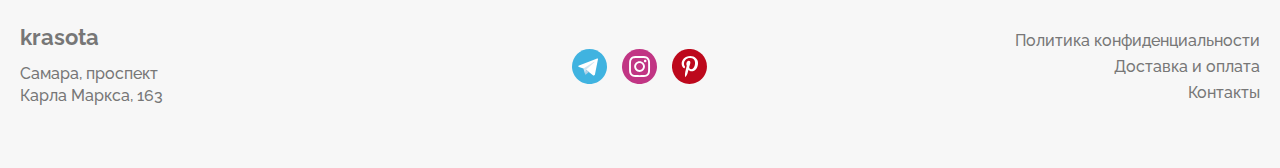
<file: catalog.html>
<!DOCTYPE html>
<html lang="ru">
  <head>
  <meta charset="UTF-8" />
  <meta http-equiv="X-UA-Compatible" content="IE=edge" />
  <meta
    name="viewport"
    content="width=device-width, initial-scale=1.0, maximum-scale=1.0, user-scaleble=0"
  />
  <link
    rel="apple-touch-icon"
    sizes="152x152"
    href="favicon/apple-touch-icon.png"
  />
  <link
    rel="icon"
    type="image/png"
    sizes="32x32"
    href="favicon/favicon-32x32.png"
  />
  <link
    rel="icon"
    type="image/png"
    sizes="16x16"
    href="favicon/favicon-16x16.png"
  />
  <link rel="manifest" href="favicon/site.webmanifest" />
  <link rel="mask-icon" href="favicon/safari-pinned-tab.svg" color="#cd9a9b" />
  <meta name="msapplication-TileColor" content="#ffffff" />
  <meta name="theme-color" content="#ffffff" />
  <link rel="stylesheet" href="css/icons.css?_v=20230721194655" />
  <link rel="stylesheet" href="css/style.min.css?_v=20230721194655" />
  <script src="js/app.min.js?_v=20230721194655" defer></script>
  <title>Каталог</title>
</head>


  <body class="products">
    <div class="loader active lock-padding">
  <div class="loader__body">
    <div class="spinner">
      <span>k</span>
      <span>r</span>
      <span>a</span>
      <span>s</span>
      <span>o</span>
      <span>t</span>
      <span>a</span>
    </div>
  </div>
</div>
<script>
  document.querySelector(".loader").addEventListener("wheel", (e) => {
    e.preventDefault();
    e.stopPropagation();
  });
  document.querySelector(".loader").addEventListener("touchmove", (e) => {
    e.preventDefault();
    e.stopPropagation();
  });
</script>

    <div class="wrapper">
      <header class="header lock-padding catalog">
	<div class="container">
		 <div class="header__body">
			<a href="index.html" class="header__logo">krasota</a>
			<div class="header__burger">
				<svg viewBox="0 0 32 32">
					<path class="line line-top-bottom" d="M27 10 13 10C10.8 10 9 8.2 9 6 9 3.5 10.8 2 13 2 15.2 2 17 3.8 17 6L17 26C17 28.2 18.8 30 21 30 23.2 30 25 28.2 25 26 25 23.8 23.2 22 21 22L7 22"></path>
					<path class="line" d="M7 16 27 16"></path>
				 </svg>
			</div>
			<nav class="header__menu">
			  <ul class="header__list">
				 <li>
					<a href="catalog.html" class="header__link">Каталог</a>
				 </li>
				 <li>
					<a href="delivery.html" class="header__link">Доставка</a>
				 </li>
				 <li>
					<a href="contacts.html" class="header__link">Контaкты</a>
				 </li>
			  </ul>
			</nav>
		 </div>
	  </div>
</header>

      <main class="content">
        <section class="products__buttons">
          <div class="container">
            <div class="products__row">
              <div class="products__filt products__button">
                <i class="fa-solid fa-filter"></i>Фильтр
              </div>
              <div class="products__sort products__button">
                <i class="fa-solid fa-arrow-right-arrow-left"></i>По умолчанию
              </div>
              <div class="filter__settings">
                <div class="filter__title">Цена</div>
                <div class="filter__row">
                  <div class="filter__price">от</div>
                  <input
                    class="filter__input filter-price-start"
                    type="tel"
                    name="filter-price"
                    placeholder="0"
                    autocomplete="off"
                    spellcheck="false"
                    data-filter="minPrice"
                  />
                  <div class="filter__price">до</div>
                  <input
                    class="filter__input filter-price-end"
                    type="tel"
                    name="filter-price"
                    placeholder="50000"
                    autocomplete="off"
                    spellcheck="false"
                    data-filter="maxPrice"
                  />
                </div>
                <div class="filter__title">Тип</div>
                <div class="filter__check">
                  <input
                    class="filter__checkbox"
                    type="checkbox"
                    name="type"
                    id="filter-type-mono"
                    data-filter="mono"
                    data-category="Моно-букет"
                  />
                  <label class="filter__label" for="filter-type-mono"
                    >Моно-букет</label
                  >
                </div>
                <div class="filter__check">
                  <input
                    class="filter__checkbox"
                    type="checkbox"
                    name="type"
                    id="filter-type-author"
                    data-filter="author"
                    data-category="Авторский букет"
                  />
                  <label class="filter__label" for="filter-type-author"
                    >Авторский букет</label
                  >
                </div>
                <div class="filter__check">
                  <input
                    class="filter__checkbox"
                    type="checkbox"
                    name="type"
                    id="filter-type-comp"
                    data-filter="comp"
                    data-category="Композиция"
                  />
                  <label class="filter__label" for="filter-type-comp"
                    >Композиция</label
                  >
                </div>
                <div class="filter__button">Применить</div>
              </div>
              <div class="sort__settings">
                <div class="sort__item" data-sort="default">По умолчанию</div>
                <div class="sort__item" data-sort="low-price">
                  По возрастанию цены
                </div>
                <div class="sort__item" data-sort="high-price">
                  По убыванию цены
                </div>
              </div>
            </div>
            <div class="products__filters"></div>
          </div>
        </section>
        <section class="products__content">
          <div class="container">
            <div class="products__items">
					
              <div
  class="products__item item-product"
  data-price="3850"
  data-type="mono"
>
  <div class="item-product__image">
    <div class="item-product__loader"></div>
    <img
      data-src="img/mono-1.jpg"
      src="img/plug.png"
      alt="Моно-букет"
    />
  </div>
  <div class="item-product__title">Моно-букет <span>#1</span></div>
  <div class="item-product__price">3850 <span>₽</span></div>
  <button
    class="item-product__button button-add"
    data-article="mono-1"
    data-price="3850"
    data-type="Моно-букет"
    data-number="1"
  >
    <span>В корзину</span>
    <span><i class="fa-solid fa-check"></i></span>
  </button>
</div>

              <div
  class="products__item item-product"
  data-price="2350"
  data-type="mono"
>
  <div class="item-product__image">
    <div class="item-product__loader"></div>
    <img
      data-src="img/mono-2.jpg"
      src="img/plug.png"
      alt="Моно-букет"
    />
  </div>
  <div class="item-product__title">Моно-букет <span>#2</span></div>
  <div class="item-product__price">2350 <span>₽</span></div>
  <button
    class="item-product__button button-add"
    data-article="mono-2"
    data-price="2350"
    data-type="Моно-букет"
    data-number="2"
  >
    <span>В корзину</span>
    <span><i class="fa-solid fa-check"></i></span>
  </button>
</div>

              <div
  class="products__item item-product"
  data-price="11750"
  data-type="mono"
>
  <div class="item-product__image">
    <div class="item-product__loader"></div>
    <img
      data-src="img/mono-3.jpg"
      src="img/plug.png"
      alt="Моно-букет"
    />
  </div>
  <div class="item-product__title">Моно-букет <span>#3</span></div>
  <div class="item-product__price">11750 <span>₽</span></div>
  <button
    class="item-product__button button-add"
    data-article="mono-3"
    data-price="11750"
    data-type="Моно-букет"
    data-number="3"
  >
    <span>В корзину</span>
    <span><i class="fa-solid fa-check"></i></span>
  </button>
</div>

              <div
  class="products__item item-product"
  data-price="2150"
  data-type="mono"
>
  <div class="item-product__image">
    <div class="item-product__loader"></div>
    <img
      data-src="img/mono-4.jpg"
      src="img/plug.png"
      alt="Моно-букет"
    />
  </div>
  <div class="item-product__title">Моно-букет <span>#4</span></div>
  <div class="item-product__price">2150 <span>₽</span></div>
  <button
    class="item-product__button button-add"
    data-article="mono-4"
    data-price="2150"
    data-type="Моно-букет"
    data-number="4"
  >
    <span>В корзину</span>
    <span><i class="fa-solid fa-check"></i></span>
  </button>
</div>

              <div
  class="products__item item-product"
  data-price="3550"
  data-type="mono"
>
  <div class="item-product__image">
    <div class="item-product__loader"></div>
    <img
      data-src="img/mono-5.jpg"
      src="img/plug.png"
      alt="Моно-букет"
    />
  </div>
  <div class="item-product__title">Моно-букет <span>#5</span></div>
  <div class="item-product__price">3550 <span>₽</span></div>
  <button
    class="item-product__button button-add"
    data-article="mono-5"
    data-price="3550"
    data-type="Моно-букет"
    data-number="5"
  >
    <span>В корзину</span>
    <span><i class="fa-solid fa-check"></i></span>
  </button>
</div>

              <div
  class="products__item item-product"
  data-price="2350"
  data-type="mono"
>
  <div class="item-product__image">
    <div class="item-product__loader"></div>
    <img
      data-src="img/mono-6.jpg"
      src="img/plug.png"
      alt="Моно-букет"
    />
  </div>
  <div class="item-product__title">Моно-букет <span>#6</span></div>
  <div class="item-product__price">2350 <span>₽</span></div>
  <button
    class="item-product__button button-add"
    data-article="mono-6"
    data-price="2350"
    data-type="Моно-букет"
    data-number="6"
  >
    <span>В корзину</span>
    <span><i class="fa-solid fa-check"></i></span>
  </button>
</div>

              <div
  class="products__item item-product"
  data-price="3950"
  data-type="mono"
>
  <div class="item-product__image">
    <div class="item-product__loader"></div>
    <img
      data-src="img/mono-7.jpg"
      src="img/plug.png"
      alt="Моно-букет"
    />
  </div>
  <div class="item-product__title">Моно-букет <span>#7</span></div>
  <div class="item-product__price">3950 <span>₽</span></div>
  <button
    class="item-product__button button-add"
    data-article="mono-7"
    data-price="3950"
    data-type="Моно-букет"
    data-number="7"
  >
    <span>В корзину</span>
    <span><i class="fa-solid fa-check"></i></span>
  </button>
</div>

              <div
  class="products__item item-product"
  data-price="2350"
  data-type="mono"
>
  <div class="item-product__image">
    <div class="item-product__loader"></div>
    <img
      data-src="img/mono-8.jpg"
      src="img/plug.png"
      alt="Моно-букет"
    />
  </div>
  <div class="item-product__title">Моно-букет <span>#8</span></div>
  <div class="item-product__price">2350 <span>₽</span></div>
  <button
    class="item-product__button button-add"
    data-article="mono-8"
    data-price="2350"
    data-type="Моно-букет"
    data-number="8"
  >
    <span>В корзину</span>
    <span><i class="fa-solid fa-check"></i></span>
  </button>
</div>

              <div
  class="products__item item-product"
  data-price="2950"
  data-type="mono"
>
  <div class="item-product__image">
    <div class="item-product__loader"></div>
    <img
      data-src="img/mono-9.jpg"
      src="img/plug.png"
      alt="Моно-букет"
    />
  </div>
  <div class="item-product__title">Моно-букет <span>#9</span></div>
  <div class="item-product__price">2950 <span>₽</span></div>
  <button
    class="item-product__button button-add"
    data-article="mono-9"
    data-price="2950"
    data-type="Моно-букет"
    data-number="9"
  >
    <span>В корзину</span>
    <span><i class="fa-solid fa-check"></i></span>
  </button>
</div>

              <div
  class="products__item item-product"
  data-price="2150"
  data-type="mono"
>
  <div class="item-product__image">
    <div class="item-product__loader"></div>
    <img
      data-src="img/mono-10.jpg"
      src="img/plug.png"
      alt="Моно-букет"
    />
  </div>
  <div class="item-product__title">Моно-букет <span>#10</span></div>
  <div class="item-product__price">2150 <span>₽</span></div>
  <button
    class="item-product__button button-add"
    data-article="mono-10"
    data-price="2150"
    data-type="Моно-букет"
    data-number="10"
  >
    <span>В корзину</span>
    <span><i class="fa-solid fa-check"></i></span>
  </button>
</div>

              <div
  class="products__item item-product"
  data-price="1450"
  data-type="mono"
>
  <div class="item-product__image">
    <div class="item-product__loader"></div>
    <img
      data-src="img/mono-11.jpg"
      src="img/plug.png"
      alt="Моно-букет"
    />
  </div>
  <div class="item-product__title">Моно-букет <span>#11</span></div>
  <div class="item-product__price">1450 <span>₽</span></div>
  <button
    class="item-product__button button-add"
    data-article="mono-11"
    data-price="1450"
    data-type="Моно-букет"
    data-number="11"
  >
    <span>В корзину</span>
    <span><i class="fa-solid fa-check"></i></span>
  </button>
</div>

              <div
  class="products__item item-product"
  data-price="4550"
  data-type="mono"
>
  <div class="item-product__image">
    <div class="item-product__loader"></div>
    <img
      data-src="img/mono-12.jpg"
      src="img/plug.png"
      alt="Моно-букет"
    />
  </div>
  <div class="item-product__title">Моно-букет <span>#12</span></div>
  <div class="item-product__price">4550 <span>₽</span></div>
  <button
    class="item-product__button button-add"
    data-article="mono-12"
    data-price="4550"
    data-type="Моно-букет"
    data-number="12"
  >
    <span>В корзину</span>
    <span><i class="fa-solid fa-check"></i></span>
  </button>
</div>

              <div
  class="products__item item-product"
  data-price="11550"
  data-type="mono"
>
  <div class="item-product__image">
    <div class="item-product__loader"></div>
    <img
      data-src="img/mono-13.jpg"
      src="img/plug.png"
      alt="Моно-букет"
    />
  </div>
  <div class="item-product__title">Моно-букет <span>#13</span></div>
  <div class="item-product__price">11550 <span>₽</span></div>
  <button
    class="item-product__button button-add"
    data-article="mono-13"
    data-price="11550"
    data-type="Моно-букет"
    data-number="13"
  >
    <span>В корзину</span>
    <span><i class="fa-solid fa-check"></i></span>
  </button>
</div>

              <div
  class="products__item item-product"
  data-price="2550"
  data-type="mono"
>
  <div class="item-product__image">
    <div class="item-product__loader"></div>
    <img
      data-src="img/mono-14.jpg"
      src="img/plug.png"
      alt="Моно-букет"
    />
  </div>
  <div class="item-product__title">Моно-букет <span>#14</span></div>
  <div class="item-product__price">2550 <span>₽</span></div>
  <button
    class="item-product__button button-add"
    data-article="mono-14"
    data-price="2550"
    data-type="Моно-букет"
    data-number="14"
  >
    <span>В корзину</span>
    <span><i class="fa-solid fa-check"></i></span>
  </button>
</div>

              <div
  class="products__item item-product"
  data-price="1250"
  data-type="mono"
>
  <div class="item-product__image">
    <div class="item-product__loader"></div>
    <img
      data-src="img/mono-15.jpg"
      src="img/plug.png"
      alt="Моно-букет"
    />
  </div>
  <div class="item-product__title">Моно-букет <span>#15</span></div>
  <div class="item-product__price">1250 <span>₽</span></div>
  <button
    class="item-product__button button-add"
    data-article="mono-15"
    data-price="1250"
    data-type="Моно-букет"
    data-number="15"
  >
    <span>В корзину</span>
    <span><i class="fa-solid fa-check"></i></span>
  </button>
</div>

              <div
  class="products__item item-product"
  data-price="5350"
  data-type="mono"
>
  <div class="item-product__image">
    <div class="item-product__loader"></div>
    <img
      data-src="img/mono-16.jpg"
      src="img/plug.png"
      alt="Моно-букет"
    />
  </div>
  <div class="item-product__title">Моно-букет <span>#16</span></div>
  <div class="item-product__price">5350 <span>₽</span></div>
  <button
    class="item-product__button button-add"
    data-article="mono-16"
    data-price="5350"
    data-type="Моно-букет"
    data-number="16"
  >
    <span>В корзину</span>
    <span><i class="fa-solid fa-check"></i></span>
  </button>
</div>

              <div
  class="products__item item-product"
  data-price="3150"
  data-type="mono"
>
  <div class="item-product__image">
    <div class="item-product__loader"></div>
    <img
      data-src="img/mono-17.jpg"
      src="img/plug.png"
      alt="Моно-букет"
    />
  </div>
  <div class="item-product__title">Моно-букет <span>#17</span></div>
  <div class="item-product__price">3150 <span>₽</span></div>
  <button
    class="item-product__button button-add"
    data-article="mono-17"
    data-price="3150"
    data-type="Моно-букет"
    data-number="17"
  >
    <span>В корзину</span>
    <span><i class="fa-solid fa-check"></i></span>
  </button>
</div>

              <div
  class="products__item item-product"
  data-price="2850"
  data-type="mono"
>
  <div class="item-product__image">
    <div class="item-product__loader"></div>
    <img
      data-src="img/mono-18.jpg"
      src="img/plug.png"
      alt="Моно-букет"
    />
  </div>
  <div class="item-product__title">Моно-букет <span>#18</span></div>
  <div class="item-product__price">2850 <span>₽</span></div>
  <button
    class="item-product__button button-add"
    data-article="mono-18"
    data-price="2850"
    data-type="Моно-букет"
    data-number="18"
  >
    <span>В корзину</span>
    <span><i class="fa-solid fa-check"></i></span>
  </button>
</div>

              <div
  class="products__item item-product"
  data-price="2350"
  data-type="mono"
>
  <div class="item-product__image">
    <div class="item-product__loader"></div>
    <img
      data-src="img/mono-19.jpg"
      src="img/plug.png"
      alt="Моно-букет"
    />
  </div>
  <div class="item-product__title">Моно-букет <span>#19</span></div>
  <div class="item-product__price">2350 <span>₽</span></div>
  <button
    class="item-product__button button-add"
    data-article="mono-19"
    data-price="2350"
    data-type="Моно-букет"
    data-number="19"
  >
    <span>В корзину</span>
    <span><i class="fa-solid fa-check"></i></span>
  </button>
</div>

              <div
  class="products__item item-product"
  data-price="2150"
  data-type="mono"
>
  <div class="item-product__image">
    <div class="item-product__loader"></div>
    <img
      data-src="img/mono-20.jpg"
      src="img/plug.png"
      alt="Моно-букет"
    />
  </div>
  <div class="item-product__title">Моно-букет <span>#20</span></div>
  <div class="item-product__price">2150 <span>₽</span></div>
  <button
    class="item-product__button button-add"
    data-article="mono-20"
    data-price="2150"
    data-type="Моно-букет"
    data-number="20"
  >
    <span>В корзину</span>
    <span><i class="fa-solid fa-check"></i></span>
  </button>
</div>

              <div
  class="products__item item-product"
  data-price="3000"
  data-type="mono"
>
  <div class="item-product__image">
    <div class="item-product__loader"></div>
    <img
      data-src="img/mono-21.jpg"
      src="img/plug.png"
      alt="Моно-букет"
    />
  </div>
  <div class="item-product__title">Моно-букет <span>#21</span></div>
  <div class="item-product__price">3000 <span>₽</span></div>
  <button
    class="item-product__button button-add"
    data-article="mono-21"
    data-price="3000"
    data-type="Моно-букет"
    data-number="21"
  >
    <span>В корзину</span>
    <span><i class="fa-solid fa-check"></i></span>
  </button>
</div>

              <div
  class="products__item item-product"
  data-price="3750"
  data-type="mono"
>
  <div class="item-product__image">
    <div class="item-product__loader"></div>
    <img
      data-src="img/mono-22.jpg"
      src="img/plug.png"
      alt="Моно-букет"
    />
  </div>
  <div class="item-product__title">Моно-букет <span>#22</span></div>
  <div class="item-product__price">3750 <span>₽</span></div>
  <button
    class="item-product__button button-add"
    data-article="mono-22"
    data-price="3750"
    data-type="Моно-букет"
    data-number="22"
  >
    <span>В корзину</span>
    <span><i class="fa-solid fa-check"></i></span>
  </button>
</div>

              <div
  class="products__item item-product"
  data-price="2450"
  data-type="mono"
>
  <div class="item-product__image">
    <div class="item-product__loader"></div>
    <img
      data-src="img/mono-23.jpg"
      src="img/plug.png"
      alt="Моно-букет"
    />
  </div>
  <div class="item-product__title">Моно-букет <span>#23</span></div>
  <div class="item-product__price">2450 <span>₽</span></div>
  <button
    class="item-product__button button-add"
    data-article="mono-23"
    data-price="2450"
    data-type="Моно-букет"
    data-number="23"
  >
    <span>В корзину</span>
    <span><i class="fa-solid fa-check"></i></span>
  </button>
</div>

              <div
  class="products__item item-product"
  data-price="3450"
  data-type="mono"
>
  <div class="item-product__image">
    <div class="item-product__loader"></div>
    <img
      data-src="img/mono-24.jpg"
      src="img/plug.png"
      alt="Моно-букет"
    />
  </div>
  <div class="item-product__title">Моно-букет <span>#24</span></div>
  <div class="item-product__price">3450 <span>₽</span></div>
  <button
    class="item-product__button button-add"
    data-article="mono-24"
    data-price="3450"
    data-type="Моно-букет"
    data-number="24"
  >
    <span>В корзину</span>
    <span><i class="fa-solid fa-check"></i></span>
  </button>
</div>

              <div
  class="products__item item-product"
  data-price="3950"
  data-type="mono"
>
  <div class="item-product__image">
    <div class="item-product__loader"></div>
    <img
      data-src="img/mono-25.jpg"
      src="img/plug.png"
      alt="Моно-букет"
    />
  </div>
  <div class="item-product__title">Моно-букет <span>#25</span></div>
  <div class="item-product__price">3950 <span>₽</span></div>
  <button
    class="item-product__button button-add"
    data-article="mono-25"
    data-price="3950"
    data-type="Моно-букет"
    data-number="25"
  >
    <span>В корзину</span>
    <span><i class="fa-solid fa-check"></i></span>
  </button>
</div>

              <div
  class="products__item item-product"
  data-price="2350"
  data-type="mono"
>
  <div class="item-product__image">
    <div class="item-product__loader"></div>
    <img
      data-src="img/mono-26.jpg"
      src="img/plug.png"
      alt="Моно-букет"
    />
  </div>
  <div class="item-product__title">Моно-букет <span>#26</span></div>
  <div class="item-product__price">2350 <span>₽</span></div>
  <button
    class="item-product__button button-add"
    data-article="mono-26"
    data-price="2350"
    data-type="Моно-букет"
    data-number="26"
  >
    <span>В корзину</span>
    <span><i class="fa-solid fa-check"></i></span>
  </button>
</div>

              <div
  class="products__item item-product"
  data-price="4350"
  data-type="mono"
>
  <div class="item-product__image">
    <div class="item-product__loader"></div>
    <img
      data-src="img/mono-27.jpg"
      src="img/plug.png"
      alt="Моно-букет"
    />
  </div>
  <div class="item-product__title">Моно-букет <span>#27</span></div>
  <div class="item-product__price">4350 <span>₽</span></div>
  <button
    class="item-product__button button-add"
    data-article="mono-27"
    data-price="4350"
    data-type="Моно-букет"
    data-number="27"
  >
    <span>В корзину</span>
    <span><i class="fa-solid fa-check"></i></span>
  </button>
</div>

              <div
  class="products__item item-product"
  data-price="2550"
  data-type="mono"
>
  <div class="item-product__image">
    <div class="item-product__loader"></div>
    <img
      data-src="img/mono-28.jpg"
      src="img/plug.png"
      alt="Моно-букет"
    />
  </div>
  <div class="item-product__title">Моно-букет <span>#28</span></div>
  <div class="item-product__price">2550 <span>₽</span></div>
  <button
    class="item-product__button button-add"
    data-article="mono-28"
    data-price="2550"
    data-type="Моно-букет"
    data-number="28"
  >
    <span>В корзину</span>
    <span><i class="fa-solid fa-check"></i></span>
  </button>
</div>

              <div
  class="products__item item-product"
  data-price="2950"
  data-type="mono"
>
  <div class="item-product__image">
    <div class="item-product__loader"></div>
    <img
      data-src="img/mono-29.jpg"
      src="img/plug.png"
      alt="Моно-букет"
    />
  </div>
  <div class="item-product__title">Моно-букет <span>#29</span></div>
  <div class="item-product__price">2950 <span>₽</span></div>
  <button
    class="item-product__button button-add"
    data-article="mono-29"
    data-price="2950"
    data-type="Моно-букет"
    data-number="29"
  >
    <span>В корзину</span>
    <span><i class="fa-solid fa-check"></i></span>
  </button>
</div>

              <div
  class="products__item item-product"
  data-price="7500"
  data-type="mono"
>
  <div class="item-product__image">
    <div class="item-product__loader"></div>
    <img
      data-src="img/mono-30.jpg"
      src="img/plug.png"
      alt="Моно-букет"
    />
  </div>
  <div class="item-product__title">Моно-букет <span>#30</span></div>
  <div class="item-product__price">7500 <span>₽</span></div>
  <button
    class="item-product__button button-add"
    data-article="mono-30"
    data-price="7500"
    data-type="Моно-букет"
    data-number="30"
  >
    <span>В корзину</span>
    <span><i class="fa-solid fa-check"></i></span>
  </button>
</div>

              <div
  class="products__item item-product"
  data-price="1750"
  data-type="mono"
>
  <div class="item-product__image">
    <div class="item-product__loader"></div>
    <img
      data-src="img/mono-31.jpg"
      src="img/plug.png"
      alt="Моно-букет"
    />
  </div>
  <div class="item-product__title">Моно-букет <span>#31</span></div>
  <div class="item-product__price">1750 <span>₽</span></div>
  <button
    class="item-product__button button-add"
    data-article="mono-31"
    data-price="1750"
    data-type="Моно-букет"
    data-number="31"
  >
    <span>В корзину</span>
    <span><i class="fa-solid fa-check"></i></span>
  </button>
</div>

              <div
  class="products__item item-product"
  data-price="3150"
  data-type="mono"
>
  <div class="item-product__image">
    <div class="item-product__loader"></div>
    <img
      data-src="img/mono-32.jpg"
      src="img/plug.png"
      alt="Моно-букет"
    />
  </div>
  <div class="item-product__title">Моно-букет <span>#32</span></div>
  <div class="item-product__price">3150 <span>₽</span></div>
  <button
    class="item-product__button button-add"
    data-article="mono-32"
    data-price="3150"
    data-type="Моно-букет"
    data-number="32"
  >
    <span>В корзину</span>
    <span><i class="fa-solid fa-check"></i></span>
  </button>
</div>

              <div
  class="products__item item-product"
  data-price="12500"
  data-type="mono"
>
  <div class="item-product__image">
    <div class="item-product__loader"></div>
    <img
      data-src="img/mono-33.jpg"
      src="img/plug.png"
      alt="Моно-букет"
    />
  </div>
  <div class="item-product__title">Моно-букет <span>#33</span></div>
  <div class="item-product__price">12500 <span>₽</span></div>
  <button
    class="item-product__button button-add"
    data-article="mono-33"
    data-price="12500"
    data-type="Моно-букет"
    data-number="33"
  >
    <span>В корзину</span>
    <span><i class="fa-solid fa-check"></i></span>
  </button>
</div>

              <div
  class="products__item item-product"
  data-price="7150"
  data-type="mono"
>
  <div class="item-product__image">
    <div class="item-product__loader"></div>
    <img
      data-src="img/mono-34.jpg"
      src="img/plug.png"
      alt="Моно-букет"
    />
  </div>
  <div class="item-product__title">Моно-букет <span>#34</span></div>
  <div class="item-product__price">7150 <span>₽</span></div>
  <button
    class="item-product__button button-add"
    data-article="mono-34"
    data-price="7150"
    data-type="Моно-букет"
    data-number="34"
  >
    <span>В корзину</span>
    <span><i class="fa-solid fa-check"></i></span>
  </button>
</div>

              <div
  class="products__item item-product"
  data-price="2750"
  data-type="mono"
>
  <div class="item-product__image">
    <div class="item-product__loader"></div>
    <img
      data-src="img/mono-35.jpg"
      src="img/plug.png"
      alt="Моно-букет"
    />
  </div>
  <div class="item-product__title">Моно-букет <span>#35</span></div>
  <div class="item-product__price">2750 <span>₽</span></div>
  <button
    class="item-product__button button-add"
    data-article="mono-35"
    data-price="2750"
    data-type="Моно-букет"
    data-number="35"
  >
    <span>В корзину</span>
    <span><i class="fa-solid fa-check"></i></span>
  </button>
</div>

              <div
  class="products__item item-product"
  data-price="4350"
  data-type="mono"
>
  <div class="item-product__image">
    <div class="item-product__loader"></div>
    <img
      data-src="img/mono-36.jpg"
      src="img/plug.png"
      alt="Моно-букет"
    />
  </div>
  <div class="item-product__title">Моно-букет <span>#36</span></div>
  <div class="item-product__price">4350 <span>₽</span></div>
  <button
    class="item-product__button button-add"
    data-article="mono-36"
    data-price="4350"
    data-type="Моно-букет"
    data-number="36"
  >
    <span>В корзину</span>
    <span><i class="fa-solid fa-check"></i></span>
  </button>
</div>

              <div
  class="products__item item-product"
  data-price="6150"
  data-type="mono"
>
  <div class="item-product__image">
    <div class="item-product__loader"></div>
    <img
      data-src="img/mono-37.jpg"
      src="img/plug.png"
      alt="Моно-букет"
    />
  </div>
  <div class="item-product__title">Моно-букет <span>#37</span></div>
  <div class="item-product__price">6150 <span>₽</span></div>
  <button
    class="item-product__button button-add"
    data-article="mono-37"
    data-price="6150"
    data-type="Моно-букет"
    data-number="37"
  >
    <span>В корзину</span>
    <span><i class="fa-solid fa-check"></i></span>
  </button>
</div>

              <div
  class="products__item item-product"
  data-price="3150"
  data-type="mono"
>
  <div class="item-product__image">
    <div class="item-product__loader"></div>
    <img
      data-src="img/mono-38.jpg"
      src="img/plug.png"
      alt="Моно-букет"
    />
  </div>
  <div class="item-product__title">Моно-букет <span>#38</span></div>
  <div class="item-product__price">3150 <span>₽</span></div>
  <button
    class="item-product__button button-add"
    data-article="mono-38"
    data-price="3150"
    data-type="Моно-букет"
    data-number="38"
  >
    <span>В корзину</span>
    <span><i class="fa-solid fa-check"></i></span>
  </button>
</div>

              <div
  class="products__item item-product"
  data-price="3550"
  data-type="mono"
>
  <div class="item-product__image">
    <div class="item-product__loader"></div>
    <img
      data-src="img/mono-39.jpg"
      src="img/plug.png"
      alt="Моно-букет"
    />
  </div>
  <div class="item-product__title">Моно-букет <span>#39</span></div>
  <div class="item-product__price">3550 <span>₽</span></div>
  <button
    class="item-product__button button-add"
    data-article="mono-39"
    data-price="3550"
    data-type="Моно-букет"
    data-number="39"
  >
    <span>В корзину</span>
    <span><i class="fa-solid fa-check"></i></span>
  </button>
</div>

              <div
  class="products__item item-product"
  data-price="21550"
  data-type="mono"
>
  <div class="item-product__image">
    <div class="item-product__loader"></div>
    <img
      data-src="img/mono-40.jpg"
      src="img/plug.png"
      alt="Моно-букет"
    />
  </div>
  <div class="item-product__title">Моно-букет <span>#40</span></div>
  <div class="item-product__price">21550 <span>₽</span></div>
  <button
    class="item-product__button button-add"
    data-article="mono-40"
    data-price="21550"
    data-type="Моно-букет"
    data-number="40"
  >
    <span>В корзину</span>
    <span><i class="fa-solid fa-check"></i></span>
  </button>
</div>

              <div
  class="products__item item-product"
  data-price="2150"
  data-type="mono"
>
  <div class="item-product__image">
    <div class="item-product__loader"></div>
    <img
      data-src="img/mono-41.jpg"
      src="img/plug.png"
      alt="Моно-букет"
    />
  </div>
  <div class="item-product__title">Моно-букет <span>#41</span></div>
  <div class="item-product__price">2150 <span>₽</span></div>
  <button
    class="item-product__button button-add"
    data-article="mono-41"
    data-price="2150"
    data-type="Моно-букет"
    data-number="41"
  >
    <span>В корзину</span>
    <span><i class="fa-solid fa-check"></i></span>
  </button>
</div>

              <div
  class="products__item item-product"
  data-price="4950"
  data-type="mono"
>
  <div class="item-product__image">
    <div class="item-product__loader"></div>
    <img
      data-src="img/mono-42.jpg"
      src="img/plug.png"
      alt="Моно-букет"
    />
  </div>
  <div class="item-product__title">Моно-букет <span>#42</span></div>
  <div class="item-product__price">4950 <span>₽</span></div>
  <button
    class="item-product__button button-add"
    data-article="mono-42"
    data-price="4950"
    data-type="Моно-букет"
    data-number="42"
  >
    <span>В корзину</span>
    <span><i class="fa-solid fa-check"></i></span>
  </button>
</div>

              <div
  class="products__item item-product"
  data-price="4150"
  data-type="mono"
>
  <div class="item-product__image">
    <div class="item-product__loader"></div>
    <img
      data-src="img/mono-43.jpg"
      src="img/plug.png"
      alt="Моно-букет"
    />
  </div>
  <div class="item-product__title">Моно-букет <span>#43</span></div>
  <div class="item-product__price">4150 <span>₽</span></div>
  <button
    class="item-product__button button-add"
    data-article="mono-43"
    data-price="4150"
    data-type="Моно-букет"
    data-number="43"
  >
    <span>В корзину</span>
    <span><i class="fa-solid fa-check"></i></span>
  </button>
</div>

              <div
  class="products__item item-product"
  data-price="3750"
  data-type="mono"
>
  <div class="item-product__image">
    <div class="item-product__loader"></div>
    <img
      data-src="img/mono-44.jpg"
      src="img/plug.png"
      alt="Моно-букет"
    />
  </div>
  <div class="item-product__title">Моно-букет <span>#44</span></div>
  <div class="item-product__price">3750 <span>₽</span></div>
  <button
    class="item-product__button button-add"
    data-article="mono-44"
    data-price="3750"
    data-type="Моно-букет"
    data-number="44"
  >
    <span>В корзину</span>
    <span><i class="fa-solid fa-check"></i></span>
  </button>
</div>

              <div
  class="products__item item-product"
  data-price="1850"
  data-type="mono"
>
  <div class="item-product__image">
    <div class="item-product__loader"></div>
    <img
      data-src="img/mono-45.jpg"
      src="img/plug.png"
      alt="Моно-букет"
    />
  </div>
  <div class="item-product__title">Моно-букет <span>#45</span></div>
  <div class="item-product__price">1850 <span>₽</span></div>
  <button
    class="item-product__button button-add"
    data-article="mono-45"
    data-price="1850"
    data-type="Моно-букет"
    data-number="45"
  >
    <span>В корзину</span>
    <span><i class="fa-solid fa-check"></i></span>
  </button>
</div>

              <div
  class="products__item item-product"
  data-price="3000"
  data-type="mono"
>
  <div class="item-product__image">
    <div class="item-product__loader"></div>
    <img
      data-src="img/mono-46.jpg"
      src="img/plug.png"
      alt="Моно-букет"
    />
  </div>
  <div class="item-product__title">Моно-букет <span>#46</span></div>
  <div class="item-product__price">3000 <span>₽</span></div>
  <button
    class="item-product__button button-add"
    data-article="mono-46"
    data-price="3000"
    data-type="Моно-букет"
    data-number="46"
  >
    <span>В корзину</span>
    <span><i class="fa-solid fa-check"></i></span>
  </button>
</div>

              <div
  class="products__item item-product"
  data-price="3350"
  data-type="mono"
>
  <div class="item-product__image">
    <div class="item-product__loader"></div>
    <img
      data-src="img/mono-47.jpg"
      src="img/plug.png"
      alt="Моно-букет"
    />
  </div>
  <div class="item-product__title">Моно-букет <span>#47</span></div>
  <div class="item-product__price">3350 <span>₽</span></div>
  <button
    class="item-product__button button-add"
    data-article="mono-47"
    data-price="3350"
    data-type="Моно-букет"
    data-number="47"
  >
    <span>В корзину</span>
    <span><i class="fa-solid fa-check"></i></span>
  </button>
</div>

              <div
  class="products__item item-product"
  data-price="6550"
  data-type="mono"
>
  <div class="item-product__image">
    <div class="item-product__loader"></div>
    <img
      data-src="img/mono-48.jpg"
      src="img/plug.png"
      alt="Моно-букет"
    />
  </div>
  <div class="item-product__title">Моно-букет <span>#48</span></div>
  <div class="item-product__price">6550 <span>₽</span></div>
  <button
    class="item-product__button button-add"
    data-article="mono-48"
    data-price="6550"
    data-type="Моно-букет"
    data-number="48"
  >
    <span>В корзину</span>
    <span><i class="fa-solid fa-check"></i></span>
  </button>
</div>

              <div
  class="products__item item-product"
  data-price="4000"
  data-type="mono"
>
  <div class="item-product__image">
    <div class="item-product__loader"></div>
    <img
      data-src="img/mono-49.jpg"
      src="img/plug.png"
      alt="Моно-букет"
    />
  </div>
  <div class="item-product__title">Моно-букет <span>#49</span></div>
  <div class="item-product__price">4000 <span>₽</span></div>
  <button
    class="item-product__button button-add"
    data-article="mono-49"
    data-price="4000"
    data-type="Моно-букет"
    data-number="49"
  >
    <span>В корзину</span>
    <span><i class="fa-solid fa-check"></i></span>
  </button>
</div>

              <div
  class="products__item item-product"
  data-price="3350"
  data-type="mono"
>
  <div class="item-product__image">
    <div class="item-product__loader"></div>
    <img
      data-src="img/mono-50.jpg"
      src="img/plug.png"
      alt="Моно-букет"
    />
  </div>
  <div class="item-product__title">Моно-букет <span>#50</span></div>
  <div class="item-product__price">3350 <span>₽</span></div>
  <button
    class="item-product__button button-add"
    data-article="mono-50"
    data-price="3350"
    data-type="Моно-букет"
    data-number="50"
  >
    <span>В корзину</span>
    <span><i class="fa-solid fa-check"></i></span>
  </button>
</div>

              <div
  class="products__item item-product"
  data-price="3150"
  data-type="mono"
>
  <div class="item-product__image">
    <div class="item-product__loader"></div>
    <img
      data-src="img/mono-51.jpg"
      src="img/plug.png"
      alt="Моно-букет"
    />
  </div>
  <div class="item-product__title">Моно-букет <span>#51</span></div>
  <div class="item-product__price">3150 <span>₽</span></div>
  <button
    class="item-product__button button-add"
    data-article="mono-51"
    data-price="3150"
    data-type="Моно-букет"
    data-number="51"
  >
    <span>В корзину</span>
    <span><i class="fa-solid fa-check"></i></span>
  </button>
</div>

              <div
  class="products__item item-product"
  data-price="4550"
  data-type="mono"
>
  <div class="item-product__image">
    <div class="item-product__loader"></div>
    <img
      data-src="img/mono-52.jpg"
      src="img/plug.png"
      alt="Моно-букет"
    />
  </div>
  <div class="item-product__title">Моно-букет <span>#52</span></div>
  <div class="item-product__price">4550 <span>₽</span></div>
  <button
    class="item-product__button button-add"
    data-article="mono-52"
    data-price="4550"
    data-type="Моно-букет"
    data-number="52"
  >
    <span>В корзину</span>
    <span><i class="fa-solid fa-check"></i></span>
  </button>
</div>

              <div
  class="products__item item-product"
  data-price="3750"
  data-type="mono"
>
  <div class="item-product__image">
    <div class="item-product__loader"></div>
    <img
      data-src="img/mono-53.jpg"
      src="img/plug.png"
      alt="Моно-букет"
    />
  </div>
  <div class="item-product__title">Моно-букет <span>#53</span></div>
  <div class="item-product__price">3750 <span>₽</span></div>
  <button
    class="item-product__button button-add"
    data-article="mono-53"
    data-price="3750"
    data-type="Моно-букет"
    data-number="53"
  >
    <span>В корзину</span>
    <span><i class="fa-solid fa-check"></i></span>
  </button>
</div>

              <div
  class="products__item item-product"
  data-price="2150"
  data-type="mono"
>
  <div class="item-product__image">
    <div class="item-product__loader"></div>
    <img
      data-src="img/mono-54.jpg"
      src="img/plug.png"
      alt="Моно-букет"
    />
  </div>
  <div class="item-product__title">Моно-букет <span>#54</span></div>
  <div class="item-product__price">2150 <span>₽</span></div>
  <button
    class="item-product__button button-add"
    data-article="mono-54"
    data-price="2150"
    data-type="Моно-букет"
    data-number="54"
  >
    <span>В корзину</span>
    <span><i class="fa-solid fa-check"></i></span>
  </button>
</div>

              <div
  class="products__item item-product"
  data-price="4050"
  data-type="mono"
>
  <div class="item-product__image">
    <div class="item-product__loader"></div>
    <img
      data-src="img/mono-55.jpg"
      src="img/plug.png"
      alt="Моно-букет"
    />
  </div>
  <div class="item-product__title">Моно-букет <span>#55</span></div>
  <div class="item-product__price">4050 <span>₽</span></div>
  <button
    class="item-product__button button-add"
    data-article="mono-55"
    data-price="4050"
    data-type="Моно-букет"
    data-number="55"
  >
    <span>В корзину</span>
    <span><i class="fa-solid fa-check"></i></span>
  </button>
</div>

              <div
  class="products__item item-product"
  data-price="3950"
  data-type="mono"
>
  <div class="item-product__image">
    <div class="item-product__loader"></div>
    <img
      data-src="img/mono-56.jpg"
      src="img/plug.png"
      alt="Моно-букет"
    />
  </div>
  <div class="item-product__title">Моно-букет <span>#56</span></div>
  <div class="item-product__price">3950 <span>₽</span></div>
  <button
    class="item-product__button button-add"
    data-article="mono-56"
    data-price="3950"
    data-type="Моно-букет"
    data-number="56"
  >
    <span>В корзину</span>
    <span><i class="fa-solid fa-check"></i></span>
  </button>
</div>

              <div
  class="products__item item-product"
  data-price="2350"
  data-type="mono"
>
  <div class="item-product__image">
    <div class="item-product__loader"></div>
    <img
      data-src="img/mono-57.jpg"
      src="img/plug.png"
      alt="Моно-букет"
    />
  </div>
  <div class="item-product__title">Моно-букет <span>#57</span></div>
  <div class="item-product__price">2350 <span>₽</span></div>
  <button
    class="item-product__button button-add"
    data-article="mono-57"
    data-price="2350"
    data-type="Моно-букет"
    data-number="57"
  >
    <span>В корзину</span>
    <span><i class="fa-solid fa-check"></i></span>
  </button>
</div>

              <div
  class="products__item item-product"
  data-price="2150"
  data-type="author"
>
  <div class="item-product__image">
    <div class="item-product__loader"></div>
    <img
      data-src="img/author-1.jpg"
      src="img/plug.png"
      alt="Авторский букет"
    />
  </div>
  <div class="item-product__title">Авторский букет <span>#1</span></div>
  <div class="item-product__price">2150 <span>₽</span></div>
  <button
    class="item-product__button button-add"
    data-article="author-1"
    data-price="2150"
    data-type="Авторский букет"
    data-number="1"
  >
    <span>В корзину</span>
    <span><i class="fa-solid fa-check"></i></span>
  </button>
</div>

              <div
  class="products__item item-product"
  data-price="2650"
  data-type="author"
>
  <div class="item-product__image">
    <div class="item-product__loader"></div>
    <img
      data-src="img/author-2.jpg"
      src="img/plug.png"
      alt="Авторский букет"
    />
  </div>
  <div class="item-product__title">Авторский букет <span>#2</span></div>
  <div class="item-product__price">2650 <span>₽</span></div>
  <button
    class="item-product__button button-add"
    data-article="author-2"
    data-price="2650"
    data-type="Авторский букет"
    data-number="2"
  >
    <span>В корзину</span>
    <span><i class="fa-solid fa-check"></i></span>
  </button>
</div>

              <div
  class="products__item item-product"
  data-price="5950"
  data-type="author"
>
  <div class="item-product__image">
    <div class="item-product__loader"></div>
    <img
      data-src="img/author-3.jpg"
      src="img/plug.png"
      alt="Авторский букет"
    />
  </div>
  <div class="item-product__title">Авторский букет <span>#3</span></div>
  <div class="item-product__price">5950 <span>₽</span></div>
  <button
    class="item-product__button button-add"
    data-article="author-3"
    data-price="5950"
    data-type="Авторский букет"
    data-number="3"
  >
    <span>В корзину</span>
    <span><i class="fa-solid fa-check"></i></span>
  </button>
</div>

              <div
  class="products__item item-product"
  data-price="11500"
  data-type="author"
>
  <div class="item-product__image">
    <div class="item-product__loader"></div>
    <img
      data-src="img/author-4.jpg"
      src="img/plug.png"
      alt="Авторский букет"
    />
  </div>
  <div class="item-product__title">Авторский букет <span>#4</span></div>
  <div class="item-product__price">11500 <span>₽</span></div>
  <button
    class="item-product__button button-add"
    data-article="author-4"
    data-price="11500"
    data-type="Авторский букет"
    data-number="4"
  >
    <span>В корзину</span>
    <span><i class="fa-solid fa-check"></i></span>
  </button>
</div>

              <div
  class="products__item item-product"
  data-price="3700"
  data-type="author"
>
  <div class="item-product__image">
    <div class="item-product__loader"></div>
    <img
      data-src="img/author-5.jpg"
      src="img/plug.png"
      alt="Авторский букет"
    />
  </div>
  <div class="item-product__title">Авторский букет <span>#5</span></div>
  <div class="item-product__price">3700 <span>₽</span></div>
  <button
    class="item-product__button button-add"
    data-article="author-5"
    data-price="3700"
    data-type="Авторский букет"
    data-number="5"
  >
    <span>В корзину</span>
    <span><i class="fa-solid fa-check"></i></span>
  </button>
</div>

              <div
  class="products__item item-product"
  data-price="9550"
  data-type="author"
>
  <div class="item-product__image">
    <div class="item-product__loader"></div>
    <img
      data-src="img/author-6.jpg"
      src="img/plug.png"
      alt="Авторский букет"
    />
  </div>
  <div class="item-product__title">Авторский букет <span>#6</span></div>
  <div class="item-product__price">9550 <span>₽</span></div>
  <button
    class="item-product__button button-add"
    data-article="author-6"
    data-price="9550"
    data-type="Авторский букет"
    data-number="6"
  >
    <span>В корзину</span>
    <span><i class="fa-solid fa-check"></i></span>
  </button>
</div>

              <div
  class="products__item item-product"
  data-price="2550"
  data-type="author"
>
  <div class="item-product__image">
    <div class="item-product__loader"></div>
    <img
      data-src="img/author-7.jpg"
      src="img/plug.png"
      alt="Авторский букет"
    />
  </div>
  <div class="item-product__title">Авторский букет <span>#7</span></div>
  <div class="item-product__price">2550 <span>₽</span></div>
  <button
    class="item-product__button button-add"
    data-article="author-7"
    data-price="2550"
    data-type="Авторский букет"
    data-number="7"
  >
    <span>В корзину</span>
    <span><i class="fa-solid fa-check"></i></span>
  </button>
</div>

              <div
  class="products__item item-product"
  data-price="3150"
  data-type="author"
>
  <div class="item-product__image">
    <div class="item-product__loader"></div>
    <img
      data-src="img/author-8.jpg"
      src="img/plug.png"
      alt="Авторский букет"
    />
  </div>
  <div class="item-product__title">Авторский букет <span>#8</span></div>
  <div class="item-product__price">3150 <span>₽</span></div>
  <button
    class="item-product__button button-add"
    data-article="author-8"
    data-price="3150"
    data-type="Авторский букет"
    data-number="8"
  >
    <span>В корзину</span>
    <span><i class="fa-solid fa-check"></i></span>
  </button>
</div>

              <div
  class="products__item item-product"
  data-price="3050"
  data-type="author"
>
  <div class="item-product__image">
    <div class="item-product__loader"></div>
    <img
      data-src="img/author-9.jpg"
      src="img/plug.png"
      alt="Авторский букет"
    />
  </div>
  <div class="item-product__title">Авторский букет <span>#9</span></div>
  <div class="item-product__price">3050 <span>₽</span></div>
  <button
    class="item-product__button button-add"
    data-article="author-9"
    data-price="3050"
    data-type="Авторский букет"
    data-number="9"
  >
    <span>В корзину</span>
    <span><i class="fa-solid fa-check"></i></span>
  </button>
</div>

              <div
  class="products__item item-product"
  data-price="1950"
  data-type="author"
>
  <div class="item-product__image">
    <div class="item-product__loader"></div>
    <img
      data-src="img/author-10.jpg"
      src="img/plug.png"
      alt="Авторский букет"
    />
  </div>
  <div class="item-product__title">Авторский букет <span>#10</span></div>
  <div class="item-product__price">1950 <span>₽</span></div>
  <button
    class="item-product__button button-add"
    data-article="author-10"
    data-price="1950"
    data-type="Авторский букет"
    data-number="10"
  >
    <span>В корзину</span>
    <span><i class="fa-solid fa-check"></i></span>
  </button>
</div>

              <div
  class="products__item item-product"
  data-price="3350"
  data-type="author"
>
  <div class="item-product__image">
    <div class="item-product__loader"></div>
    <img
      data-src="img/author-11.jpg"
      src="img/plug.png"
      alt="Авторский букет"
    />
  </div>
  <div class="item-product__title">Авторский букет <span>#11</span></div>
  <div class="item-product__price">3350 <span>₽</span></div>
  <button
    class="item-product__button button-add"
    data-article="author-11"
    data-price="3350"
    data-type="Авторский букет"
    data-number="11"
  >
    <span>В корзину</span>
    <span><i class="fa-solid fa-check"></i></span>
  </button>
</div>

              <div
  class="products__item item-product"
  data-price="2000"
  data-type="author"
>
  <div class="item-product__image">
    <div class="item-product__loader"></div>
    <img
      data-src="img/author-12.jpg"
      src="img/plug.png"
      alt="Авторский букет"
    />
  </div>
  <div class="item-product__title">Авторский букет <span>#12</span></div>
  <div class="item-product__price">2000 <span>₽</span></div>
  <button
    class="item-product__button button-add"
    data-article="author-12"
    data-price="2000"
    data-type="Авторский букет"
    data-number="12"
  >
    <span>В корзину</span>
    <span><i class="fa-solid fa-check"></i></span>
  </button>
</div>

              <div
  class="products__item item-product"
  data-price="3950"
  data-type="author"
>
  <div class="item-product__image">
    <div class="item-product__loader"></div>
    <img
      data-src="img/author-13.jpg"
      src="img/plug.png"
      alt="Авторский букет"
    />
  </div>
  <div class="item-product__title">Авторский букет <span>#13</span></div>
  <div class="item-product__price">3950 <span>₽</span></div>
  <button
    class="item-product__button button-add"
    data-article="author-13"
    data-price="3950"
    data-type="Авторский букет"
    data-number="13"
  >
    <span>В корзину</span>
    <span><i class="fa-solid fa-check"></i></span>
  </button>
</div>

              <div
  class="products__item item-product"
  data-price="4250"
  data-type="author"
>
  <div class="item-product__image">
    <div class="item-product__loader"></div>
    <img
      data-src="img/author-14.jpg"
      src="img/plug.png"
      alt="Авторский букет"
    />
  </div>
  <div class="item-product__title">Авторский букет <span>#14</span></div>
  <div class="item-product__price">4250 <span>₽</span></div>
  <button
    class="item-product__button button-add"
    data-article="author-14"
    data-price="4250"
    data-type="Авторский букет"
    data-number="14"
  >
    <span>В корзину</span>
    <span><i class="fa-solid fa-check"></i></span>
  </button>
</div>

              <div
  class="products__item item-product"
  data-price="10000"
  data-type="author"
>
  <div class="item-product__image">
    <div class="item-product__loader"></div>
    <img
      data-src="img/author-15.jpg"
      src="img/plug.png"
      alt="Авторский букет"
    />
  </div>
  <div class="item-product__title">Авторский букет <span>#15</span></div>
  <div class="item-product__price">10000 <span>₽</span></div>
  <button
    class="item-product__button button-add"
    data-article="author-15"
    data-price="10000"
    data-type="Авторский букет"
    data-number="15"
  >
    <span>В корзину</span>
    <span><i class="fa-solid fa-check"></i></span>
  </button>
</div>

              <div
  class="products__item item-product"
  data-price="2750"
  data-type="author"
>
  <div class="item-product__image">
    <div class="item-product__loader"></div>
    <img
      data-src="img/author-16.jpg"
      src="img/plug.png"
      alt="Авторский букет"
    />
  </div>
  <div class="item-product__title">Авторский букет <span>#16</span></div>
  <div class="item-product__price">2750 <span>₽</span></div>
  <button
    class="item-product__button button-add"
    data-article="author-16"
    data-price="2750"
    data-type="Авторский букет"
    data-number="16"
  >
    <span>В корзину</span>
    <span><i class="fa-solid fa-check"></i></span>
  </button>
</div>

              <div
  class="products__item item-product"
  data-price="10500"
  data-type="author"
>
  <div class="item-product__image">
    <div class="item-product__loader"></div>
    <img
      data-src="img/author-17.jpg"
      src="img/plug.png"
      alt="Авторский букет"
    />
  </div>
  <div class="item-product__title">Авторский букет <span>#17</span></div>
  <div class="item-product__price">10500 <span>₽</span></div>
  <button
    class="item-product__button button-add"
    data-article="author-17"
    data-price="10500"
    data-type="Авторский букет"
    data-number="17"
  >
    <span>В корзину</span>
    <span><i class="fa-solid fa-check"></i></span>
  </button>
</div>

              <div
  class="products__item item-product"
  data-price="3150"
  data-type="author"
>
  <div class="item-product__image">
    <div class="item-product__loader"></div>
    <img
      data-src="img/author-18.jpg"
      src="img/plug.png"
      alt="Авторский букет"
    />
  </div>
  <div class="item-product__title">Авторский букет <span>#18</span></div>
  <div class="item-product__price">3150 <span>₽</span></div>
  <button
    class="item-product__button button-add"
    data-article="author-18"
    data-price="3150"
    data-type="Авторский букет"
    data-number="18"
  >
    <span>В корзину</span>
    <span><i class="fa-solid fa-check"></i></span>
  </button>
</div>

              <div
  class="products__item item-product"
  data-price="4000"
  data-type="author"
>
  <div class="item-product__image">
    <div class="item-product__loader"></div>
    <img
      data-src="img/author-19.jpg"
      src="img/plug.png"
      alt="Авторский букет"
    />
  </div>
  <div class="item-product__title">Авторский букет <span>#19</span></div>
  <div class="item-product__price">4000 <span>₽</span></div>
  <button
    class="item-product__button button-add"
    data-article="author-19"
    data-price="4000"
    data-type="Авторский букет"
    data-number="19"
  >
    <span>В корзину</span>
    <span><i class="fa-solid fa-check"></i></span>
  </button>
</div>

              <div
  class="products__item item-product"
  data-price="3300"
  data-type="author"
>
  <div class="item-product__image">
    <div class="item-product__loader"></div>
    <img
      data-src="img/author-20.jpg"
      src="img/plug.png"
      alt="Авторский букет"
    />
  </div>
  <div class="item-product__title">Авторский букет <span>#20</span></div>
  <div class="item-product__price">3300 <span>₽</span></div>
  <button
    class="item-product__button button-add"
    data-article="author-20"
    data-price="3300"
    data-type="Авторский букет"
    data-number="20"
  >
    <span>В корзину</span>
    <span><i class="fa-solid fa-check"></i></span>
  </button>
</div>

              <div
  class="products__item item-product"
  data-price="1950"
  data-type="author"
>
  <div class="item-product__image">
    <div class="item-product__loader"></div>
    <img
      data-src="img/author-21.jpg"
      src="img/plug.png"
      alt="Авторский букет"
    />
  </div>
  <div class="item-product__title">Авторский букет <span>#21</span></div>
  <div class="item-product__price">1950 <span>₽</span></div>
  <button
    class="item-product__button button-add"
    data-article="author-21"
    data-price="1950"
    data-type="Авторский букет"
    data-number="21"
  >
    <span>В корзину</span>
    <span><i class="fa-solid fa-check"></i></span>
  </button>
</div>

              <div
  class="products__item item-product"
  data-price="2650"
  data-type="author"
>
  <div class="item-product__image">
    <div class="item-product__loader"></div>
    <img
      data-src="img/author-22.jpg"
      src="img/plug.png"
      alt="Авторский букет"
    />
  </div>
  <div class="item-product__title">Авторский букет <span>#22</span></div>
  <div class="item-product__price">2650 <span>₽</span></div>
  <button
    class="item-product__button button-add"
    data-article="author-22"
    data-price="2650"
    data-type="Авторский букет"
    data-number="22"
  >
    <span>В корзину</span>
    <span><i class="fa-solid fa-check"></i></span>
  </button>
</div>

              <div
  class="products__item item-product"
  data-price="3650"
  data-type="author"
>
  <div class="item-product__image">
    <div class="item-product__loader"></div>
    <img
      data-src="img/author-23.jpg"
      src="img/plug.png"
      alt="Авторский букет"
    />
  </div>
  <div class="item-product__title">Авторский букет <span>#23</span></div>
  <div class="item-product__price">3650 <span>₽</span></div>
  <button
    class="item-product__button button-add"
    data-article="author-23"
    data-price="3650"
    data-type="Авторский букет"
    data-number="23"
  >
    <span>В корзину</span>
    <span><i class="fa-solid fa-check"></i></span>
  </button>
</div>

              <div
  class="products__item item-product"
  data-price="3100"
  data-type="author"
>
  <div class="item-product__image">
    <div class="item-product__loader"></div>
    <img
      data-src="img/author-24.jpg"
      src="img/plug.png"
      alt="Авторский букет"
    />
  </div>
  <div class="item-product__title">Авторский букет <span>#24</span></div>
  <div class="item-product__price">3100 <span>₽</span></div>
  <button
    class="item-product__button button-add"
    data-article="author-24"
    data-price="3100"
    data-type="Авторский букет"
    data-number="24"
  >
    <span>В корзину</span>
    <span><i class="fa-solid fa-check"></i></span>
  </button>
</div>

              <div
  class="products__item item-product"
  data-price="2300"
  data-type="author"
>
  <div class="item-product__image">
    <div class="item-product__loader"></div>
    <img
      data-src="img/author-25.jpg"
      src="img/plug.png"
      alt="Авторский букет"
    />
  </div>
  <div class="item-product__title">Авторский букет <span>#25</span></div>
  <div class="item-product__price">2300 <span>₽</span></div>
  <button
    class="item-product__button button-add"
    data-article="author-25"
    data-price="2300"
    data-type="Авторский букет"
    data-number="25"
  >
    <span>В корзину</span>
    <span><i class="fa-solid fa-check"></i></span>
  </button>
</div>

              <div
  class="products__item item-product"
  data-price="7250"
  data-type="author"
>
  <div class="item-product__image">
    <div class="item-product__loader"></div>
    <img
      data-src="img/author-26.jpg"
      src="img/plug.png"
      alt="Авторский букет"
    />
  </div>
  <div class="item-product__title">Авторский букет <span>#26</span></div>
  <div class="item-product__price">7250 <span>₽</span></div>
  <button
    class="item-product__button button-add"
    data-article="author-26"
    data-price="7250"
    data-type="Авторский букет"
    data-number="26"
  >
    <span>В корзину</span>
    <span><i class="fa-solid fa-check"></i></span>
  </button>
</div>

              <div
  class="products__item item-product"
  data-price="3850"
  data-type="author"
>
  <div class="item-product__image">
    <div class="item-product__loader"></div>
    <img
      data-src="img/author-27.jpg"
      src="img/plug.png"
      alt="Авторский букет"
    />
  </div>
  <div class="item-product__title">Авторский букет <span>#27</span></div>
  <div class="item-product__price">3850 <span>₽</span></div>
  <button
    class="item-product__button button-add"
    data-article="author-27"
    data-price="3850"
    data-type="Авторский букет"
    data-number="27"
  >
    <span>В корзину</span>
    <span><i class="fa-solid fa-check"></i></span>
  </button>
</div>

              <div
  class="products__item item-product"
  data-price="3150"
  data-type="author"
>
  <div class="item-product__image">
    <div class="item-product__loader"></div>
    <img
      data-src="img/author-28.jpg"
      src="img/plug.png"
      alt="Авторский букет"
    />
  </div>
  <div class="item-product__title">Авторский букет <span>#28</span></div>
  <div class="item-product__price">3150 <span>₽</span></div>
  <button
    class="item-product__button button-add"
    data-article="author-28"
    data-price="3150"
    data-type="Авторский букет"
    data-number="28"
  >
    <span>В корзину</span>
    <span><i class="fa-solid fa-check"></i></span>
  </button>
</div>

              <div
  class="products__item item-product"
  data-price="5700"
  data-type="author"
>
  <div class="item-product__image">
    <div class="item-product__loader"></div>
    <img
      data-src="img/author-29.jpg"
      src="img/plug.png"
      alt="Авторский букет"
    />
  </div>
  <div class="item-product__title">Авторский букет <span>#29</span></div>
  <div class="item-product__price">5700 <span>₽</span></div>
  <button
    class="item-product__button button-add"
    data-article="author-29"
    data-price="5700"
    data-type="Авторский букет"
    data-number="29"
  >
    <span>В корзину</span>
    <span><i class="fa-solid fa-check"></i></span>
  </button>
</div>

              <div
  class="products__item item-product"
  data-price="5000"
  data-type="author"
>
  <div class="item-product__image">
    <div class="item-product__loader"></div>
    <img
      data-src="img/author-30.jpg"
      src="img/plug.png"
      alt="Авторский букет"
    />
  </div>
  <div class="item-product__title">Авторский букет <span>#30</span></div>
  <div class="item-product__price">5000 <span>₽</span></div>
  <button
    class="item-product__button button-add"
    data-article="author-30"
    data-price="5000"
    data-type="Авторский букет"
    data-number="30"
  >
    <span>В корзину</span>
    <span><i class="fa-solid fa-check"></i></span>
  </button>
</div>

              <div
  class="products__item item-product"
  data-price="3000"
  data-type="author"
>
  <div class="item-product__image">
    <div class="item-product__loader"></div>
    <img
      data-src="img/author-31.jpg"
      src="img/plug.png"
      alt="Авторский букет"
    />
  </div>
  <div class="item-product__title">Авторский букет <span>#31</span></div>
  <div class="item-product__price">3000 <span>₽</span></div>
  <button
    class="item-product__button button-add"
    data-article="author-31"
    data-price="3000"
    data-type="Авторский букет"
    data-number="31"
  >
    <span>В корзину</span>
    <span><i class="fa-solid fa-check"></i></span>
  </button>
</div>

              <div
  class="products__item item-product"
  data-price="3850"
  data-type="author"
>
  <div class="item-product__image">
    <div class="item-product__loader"></div>
    <img
      data-src="img/author-32.jpg"
      src="img/plug.png"
      alt="Авторский букет"
    />
  </div>
  <div class="item-product__title">Авторский букет <span>#32</span></div>
  <div class="item-product__price">3850 <span>₽</span></div>
  <button
    class="item-product__button button-add"
    data-article="author-32"
    data-price="3850"
    data-type="Авторский букет"
    data-number="32"
  >
    <span>В корзину</span>
    <span><i class="fa-solid fa-check"></i></span>
  </button>
</div>

              <div
  class="products__item item-product"
  data-price="4150"
  data-type="author"
>
  <div class="item-product__image">
    <div class="item-product__loader"></div>
    <img
      data-src="img/author-33.jpg"
      src="img/plug.png"
      alt="Авторский букет"
    />
  </div>
  <div class="item-product__title">Авторский букет <span>#33</span></div>
  <div class="item-product__price">4150 <span>₽</span></div>
  <button
    class="item-product__button button-add"
    data-article="author-33"
    data-price="4150"
    data-type="Авторский букет"
    data-number="33"
  >
    <span>В корзину</span>
    <span><i class="fa-solid fa-check"></i></span>
  </button>
</div>

              <div
  class="products__item item-product"
  data-price="3650"
  data-type="author"
>
  <div class="item-product__image">
    <div class="item-product__loader"></div>
    <img
      data-src="img/author-34.jpg"
      src="img/plug.png"
      alt="Авторский букет"
    />
  </div>
  <div class="item-product__title">Авторский букет <span>#34</span></div>
  <div class="item-product__price">3650 <span>₽</span></div>
  <button
    class="item-product__button button-add"
    data-article="author-34"
    data-price="3650"
    data-type="Авторский букет"
    data-number="34"
  >
    <span>В корзину</span>
    <span><i class="fa-solid fa-check"></i></span>
  </button>
</div>

              <div
  class="products__item item-product"
  data-price="2850"
  data-type="author"
>
  <div class="item-product__image">
    <div class="item-product__loader"></div>
    <img
      data-src="img/author-35.jpg"
      src="img/plug.png"
      alt="Авторский букет"
    />
  </div>
  <div class="item-product__title">Авторский букет <span>#35</span></div>
  <div class="item-product__price">2850 <span>₽</span></div>
  <button
    class="item-product__button button-add"
    data-article="author-35"
    data-price="2850"
    data-type="Авторский букет"
    data-number="35"
  >
    <span>В корзину</span>
    <span><i class="fa-solid fa-check"></i></span>
  </button>
</div>

              <div
  class="products__item item-product"
  data-price="5000"
  data-type="author"
>
  <div class="item-product__image">
    <div class="item-product__loader"></div>
    <img
      data-src="img/author-36.jpg"
      src="img/plug.png"
      alt="Авторский букет"
    />
  </div>
  <div class="item-product__title">Авторский букет <span>#36</span></div>
  <div class="item-product__price">5000 <span>₽</span></div>
  <button
    class="item-product__button button-add"
    data-article="author-36"
    data-price="5000"
    data-type="Авторский букет"
    data-number="36"
  >
    <span>В корзину</span>
    <span><i class="fa-solid fa-check"></i></span>
  </button>
</div>

              <div
  class="products__item item-product"
  data-price="7950"
  data-type="author"
>
  <div class="item-product__image">
    <div class="item-product__loader"></div>
    <img
      data-src="img/author-37.jpg"
      src="img/plug.png"
      alt="Авторский букет"
    />
  </div>
  <div class="item-product__title">Авторский букет <span>#37</span></div>
  <div class="item-product__price">7950 <span>₽</span></div>
  <button
    class="item-product__button button-add"
    data-article="author-37"
    data-price="7950"
    data-type="Авторский букет"
    data-number="37"
  >
    <span>В корзину</span>
    <span><i class="fa-solid fa-check"></i></span>
  </button>
</div>

              <div
  class="products__item item-product"
  data-price="15500"
  data-type="comp"
>
  <div class="item-product__image">
    <div class="item-product__loader"></div>
    <img
      data-src="img/comp-1.jpg"
      src="img/plug.png"
      alt="Композиция"
    />
  </div>
  <div class="item-product__title">Композиция <span>#1</span></div>
  <div class="item-product__price">15500 <span>₽</span></div>
  <button
    class="item-product__button button-add"
    data-article="comp-1"
    data-price="15500"
    data-type="Композиция"
    data-number="1"
  >
    <span>В корзину</span>
    <span><i class="fa-solid fa-check"></i></span>
  </button>
</div>

              <div
  class="products__item item-product"
  data-price="3450"
  data-type="comp"
>
  <div class="item-product__image">
    <div class="item-product__loader"></div>
    <img
      data-src="img/comp-2.jpg"
      src="img/plug.png"
      alt="Композиция"
    />
  </div>
  <div class="item-product__title">Композиция <span>#2</span></div>
  <div class="item-product__price">3450 <span>₽</span></div>
  <button
    class="item-product__button button-add"
    data-article="comp-2"
    data-price="3450"
    data-type="Композиция"
    data-number="2"
  >
    <span>В корзину</span>
    <span><i class="fa-solid fa-check"></i></span>
  </button>
</div>

              <div
  class="products__item item-product"
  data-price="6250"
  data-type="comp"
>
  <div class="item-product__image">
    <div class="item-product__loader"></div>
    <img
      data-src="img/comp-3.jpg"
      src="img/plug.png"
      alt="Композиция"
    />
  </div>
  <div class="item-product__title">Композиция <span>#3</span></div>
  <div class="item-product__price">6250 <span>₽</span></div>
  <button
    class="item-product__button button-add"
    data-article="comp-3"
    data-price="6250"
    data-type="Композиция"
    data-number="3"
  >
    <span>В корзину</span>
    <span><i class="fa-solid fa-check"></i></span>
  </button>
</div>

              <div
  class="products__item item-product"
  data-price="8350"
  data-type="comp"
>
  <div class="item-product__image">
    <div class="item-product__loader"></div>
    <img
      data-src="img/comp-4.jpg"
      src="img/plug.png"
      alt="Композиция"
    />
  </div>
  <div class="item-product__title">Композиция <span>#4</span></div>
  <div class="item-product__price">8350 <span>₽</span></div>
  <button
    class="item-product__button button-add"
    data-article="comp-4"
    data-price="8350"
    data-type="Композиция"
    data-number="4"
  >
    <span>В корзину</span>
    <span><i class="fa-solid fa-check"></i></span>
  </button>
</div>

              <div
  class="products__item item-product"
  data-price="18000"
  data-type="comp"
>
  <div class="item-product__image">
    <div class="item-product__loader"></div>
    <img
      data-src="img/comp-5.jpg"
      src="img/plug.png"
      alt="Композиция"
    />
  </div>
  <div class="item-product__title">Композиция <span>#5</span></div>
  <div class="item-product__price">18000 <span>₽</span></div>
  <button
    class="item-product__button button-add"
    data-article="comp-5"
    data-price="18000"
    data-type="Композиция"
    data-number="5"
  >
    <span>В корзину</span>
    <span><i class="fa-solid fa-check"></i></span>
  </button>
</div>

              <div
  class="products__item item-product"
  data-price="6000"
  data-type="comp"
>
  <div class="item-product__image">
    <div class="item-product__loader"></div>
    <img
      data-src="img/comp-6.jpg"
      src="img/plug.png"
      alt="Композиция"
    />
  </div>
  <div class="item-product__title">Композиция <span>#6</span></div>
  <div class="item-product__price">6000 <span>₽</span></div>
  <button
    class="item-product__button button-add"
    data-article="comp-6"
    data-price="6000"
    data-type="Композиция"
    data-number="6"
  >
    <span>В корзину</span>
    <span><i class="fa-solid fa-check"></i></span>
  </button>
</div>

              <div
  class="products__item item-product"
  data-price="11500"
  data-type="comp"
>
  <div class="item-product__image">
    <div class="item-product__loader"></div>
    <img
      data-src="img/comp-7.jpg"
      src="img/plug.png"
      alt="Композиция"
    />
  </div>
  <div class="item-product__title">Композиция <span>#7</span></div>
  <div class="item-product__price">11500 <span>₽</span></div>
  <button
    class="item-product__button button-add"
    data-article="comp-7"
    data-price="11500"
    data-type="Композиция"
    data-number="7"
  >
    <span>В корзину</span>
    <span><i class="fa-solid fa-check"></i></span>
  </button>
</div>

              <div
  class="products__item item-product"
  data-price="5200"
  data-type="comp"
>
  <div class="item-product__image">
    <div class="item-product__loader"></div>
    <img
      data-src="img/comp-8.jpg"
      src="img/plug.png"
      alt="Композиция"
    />
  </div>
  <div class="item-product__title">Композиция <span>#8</span></div>
  <div class="item-product__price">5200 <span>₽</span></div>
  <button
    class="item-product__button button-add"
    data-article="comp-8"
    data-price="5200"
    data-type="Композиция"
    data-number="8"
  >
    <span>В корзину</span>
    <span><i class="fa-solid fa-check"></i></span>
  </button>
</div>

              <div
  class="products__item item-product"
  data-price="8550"
  data-type="comp"
>
  <div class="item-product__image">
    <div class="item-product__loader"></div>
    <img
      data-src="img/comp-9.jpg"
      src="img/plug.png"
      alt="Композиция"
    />
  </div>
  <div class="item-product__title">Композиция <span>#9</span></div>
  <div class="item-product__price">8550 <span>₽</span></div>
  <button
    class="item-product__button button-add"
    data-article="comp-9"
    data-price="8550"
    data-type="Композиция"
    data-number="9"
  >
    <span>В корзину</span>
    <span><i class="fa-solid fa-check"></i></span>
  </button>
</div>

              <div
  class="products__item item-product"
  data-price="3350"
  data-type="comp"
>
  <div class="item-product__image">
    <div class="item-product__loader"></div>
    <img
      data-src="img/comp-10.jpg"
      src="img/plug.png"
      alt="Композиция"
    />
  </div>
  <div class="item-product__title">Композиция <span>#10</span></div>
  <div class="item-product__price">3350 <span>₽</span></div>
  <button
    class="item-product__button button-add"
    data-article="comp-10"
    data-price="3350"
    data-type="Композиция"
    data-number="10"
  >
    <span>В корзину</span>
    <span><i class="fa-solid fa-check"></i></span>
  </button>
</div>

              <div
  class="products__item item-product"
  data-price="3650"
  data-type="comp"
>
  <div class="item-product__image">
    <div class="item-product__loader"></div>
    <img
      data-src="img/comp-11.jpg"
      src="img/plug.png"
      alt="Композиция"
    />
  </div>
  <div class="item-product__title">Композиция <span>#11</span></div>
  <div class="item-product__price">3650 <span>₽</span></div>
  <button
    class="item-product__button button-add"
    data-article="comp-11"
    data-price="3650"
    data-type="Композиция"
    data-number="11"
  >
    <span>В корзину</span>
    <span><i class="fa-solid fa-check"></i></span>
  </button>
</div>

              <div
  class="products__item item-product"
  data-price="11500"
  data-type="comp"
>
  <div class="item-product__image">
    <div class="item-product__loader"></div>
    <img
      data-src="img/comp-12.jpg"
      src="img/plug.png"
      alt="Композиция"
    />
  </div>
  <div class="item-product__title">Композиция <span>#12</span></div>
  <div class="item-product__price">11500 <span>₽</span></div>
  <button
    class="item-product__button button-add"
    data-article="comp-12"
    data-price="11500"
    data-type="Композиция"
    data-number="12"
  >
    <span>В корзину</span>
    <span><i class="fa-solid fa-check"></i></span>
  </button>
</div>

              <div
  class="products__item item-product"
  data-price="3550"
  data-type="comp"
>
  <div class="item-product__image">
    <div class="item-product__loader"></div>
    <img
      data-src="img/comp-13.jpg"
      src="img/plug.png"
      alt="Композиция"
    />
  </div>
  <div class="item-product__title">Композиция <span>#13</span></div>
  <div class="item-product__price">3550 <span>₽</span></div>
  <button
    class="item-product__button button-add"
    data-article="comp-13"
    data-price="3550"
    data-type="Композиция"
    data-number="13"
  >
    <span>В корзину</span>
    <span><i class="fa-solid fa-check"></i></span>
  </button>
</div>

              <div
  class="products__item item-product"
  data-price="5550"
  data-type="comp"
>
  <div class="item-product__image">
    <div class="item-product__loader"></div>
    <img
      data-src="img/comp-14.jpg"
      src="img/plug.png"
      alt="Композиция"
    />
  </div>
  <div class="item-product__title">Композиция <span>#14</span></div>
  <div class="item-product__price">5550 <span>₽</span></div>
  <button
    class="item-product__button button-add"
    data-article="comp-14"
    data-price="5550"
    data-type="Композиция"
    data-number="14"
  >
    <span>В корзину</span>
    <span><i class="fa-solid fa-check"></i></span>
  </button>
</div>

              <div
  class="products__item item-product"
  data-price="8500"
  data-type="comp"
>
  <div class="item-product__image">
    <div class="item-product__loader"></div>
    <img
      data-src="img/comp-15.jpg"
      src="img/plug.png"
      alt="Композиция"
    />
  </div>
  <div class="item-product__title">Композиция <span>#15</span></div>
  <div class="item-product__price">8500 <span>₽</span></div>
  <button
    class="item-product__button button-add"
    data-article="comp-15"
    data-price="8500"
    data-type="Композиция"
    data-number="15"
  >
    <span>В корзину</span>
    <span><i class="fa-solid fa-check"></i></span>
  </button>
</div>

              <div
  class="products__item item-product"
  data-price="4350"
  data-type="comp"
>
  <div class="item-product__image">
    <div class="item-product__loader"></div>
    <img
      data-src="img/comp-16.jpg"
      src="img/plug.png"
      alt="Композиция"
    />
  </div>
  <div class="item-product__title">Композиция <span>#16</span></div>
  <div class="item-product__price">4350 <span>₽</span></div>
  <button
    class="item-product__button button-add"
    data-article="comp-16"
    data-price="4350"
    data-type="Композиция"
    data-number="16"
  >
    <span>В корзину</span>
    <span><i class="fa-solid fa-check"></i></span>
  </button>
</div>

              <div
  class="products__item item-product"
  data-price="3450"
  data-type="comp"
>
  <div class="item-product__image">
    <div class="item-product__loader"></div>
    <img
      data-src="img/comp-17.jpg"
      src="img/plug.png"
      alt="Композиция"
    />
  </div>
  <div class="item-product__title">Композиция <span>#17</span></div>
  <div class="item-product__price">3450 <span>₽</span></div>
  <button
    class="item-product__button button-add"
    data-article="comp-17"
    data-price="3450"
    data-type="Композиция"
    data-number="17"
  >
    <span>В корзину</span>
    <span><i class="fa-solid fa-check"></i></span>
  </button>
</div>

              <div
  class="products__item item-product"
  data-price="21000"
  data-type="comp"
>
  <div class="item-product__image">
    <div class="item-product__loader"></div>
    <img
      data-src="img/comp-18.jpg"
      src="img/plug.png"
      alt="Композиция"
    />
  </div>
  <div class="item-product__title">Композиция <span>#18</span></div>
  <div class="item-product__price">21000 <span>₽</span></div>
  <button
    class="item-product__button button-add"
    data-article="comp-18"
    data-price="21000"
    data-type="Композиция"
    data-number="18"
  >
    <span>В корзину</span>
    <span><i class="fa-solid fa-check"></i></span>
  </button>
</div>

              <div
  class="products__item item-product"
  data-price="4650"
  data-type="comp"
>
  <div class="item-product__image">
    <div class="item-product__loader"></div>
    <img
      data-src="img/comp-19.jpg"
      src="img/plug.png"
      alt="Композиция"
    />
  </div>
  <div class="item-product__title">Композиция <span>#19</span></div>
  <div class="item-product__price">4650 <span>₽</span></div>
  <button
    class="item-product__button button-add"
    data-article="comp-19"
    data-price="4650"
    data-type="Композиция"
    data-number="19"
  >
    <span>В корзину</span>
    <span><i class="fa-solid fa-check"></i></span>
  </button>
</div>

              <div
  class="products__item item-product"
  data-price="7000"
  data-type="comp"
>
  <div class="item-product__image">
    <div class="item-product__loader"></div>
    <img
      data-src="img/comp-20.jpg"
      src="img/plug.png"
      alt="Композиция"
    />
  </div>
  <div class="item-product__title">Композиция <span>#20</span></div>
  <div class="item-product__price">7000 <span>₽</span></div>
  <button
    class="item-product__button button-add"
    data-article="comp-20"
    data-price="7000"
    data-type="Композиция"
    data-number="20"
  >
    <span>В корзину</span>
    <span><i class="fa-solid fa-check"></i></span>
  </button>
</div>

              <div
  class="products__item item-product"
  data-price="3350"
  data-type="comp"
>
  <div class="item-product__image">
    <div class="item-product__loader"></div>
    <img
      data-src="img/comp-21.jpg"
      src="img/plug.png"
      alt="Композиция"
    />
  </div>
  <div class="item-product__title">Композиция <span>#21</span></div>
  <div class="item-product__price">3350 <span>₽</span></div>
  <button
    class="item-product__button button-add"
    data-article="comp-21"
    data-price="3350"
    data-type="Композиция"
    data-number="21"
  >
    <span>В корзину</span>
    <span><i class="fa-solid fa-check"></i></span>
  </button>
</div>

              <div
  class="products__item item-product"
  data-price="22500"
  data-type="comp"
>
  <div class="item-product__image">
    <div class="item-product__loader"></div>
    <img
      data-src="img/comp-22.jpg"
      src="img/plug.png"
      alt="Композиция"
    />
  </div>
  <div class="item-product__title">Композиция <span>#22</span></div>
  <div class="item-product__price">22500 <span>₽</span></div>
  <button
    class="item-product__button button-add"
    data-article="comp-22"
    data-price="22500"
    data-type="Композиция"
    data-number="22"
  >
    <span>В корзину</span>
    <span><i class="fa-solid fa-check"></i></span>
  </button>
</div>

              <div
  class="products__item item-product"
  data-price="7000"
  data-type="comp"
>
  <div class="item-product__image">
    <div class="item-product__loader"></div>
    <img
      data-src="img/comp-23.jpg"
      src="img/plug.png"
      alt="Композиция"
    />
  </div>
  <div class="item-product__title">Композиция <span>#23</span></div>
  <div class="item-product__price">7000 <span>₽</span></div>
  <button
    class="item-product__button button-add"
    data-article="comp-23"
    data-price="7000"
    data-type="Композиция"
    data-number="23"
  >
    <span>В корзину</span>
    <span><i class="fa-solid fa-check"></i></span>
  </button>
</div>

              <div
  class="products__item item-product"
  data-price="4550"
  data-type="comp"
>
  <div class="item-product__image">
    <div class="item-product__loader"></div>
    <img
      data-src="img/comp-24.jpg"
      src="img/plug.png"
      alt="Композиция"
    />
  </div>
  <div class="item-product__title">Композиция <span>#24</span></div>
  <div class="item-product__price">4550 <span>₽</span></div>
  <button
    class="item-product__button button-add"
    data-article="comp-24"
    data-price="4550"
    data-type="Композиция"
    data-number="24"
  >
    <span>В корзину</span>
    <span><i class="fa-solid fa-check"></i></span>
  </button>
</div>

              <div
  class="products__item item-product"
  data-price="9550"
  data-type="comp"
>
  <div class="item-product__image">
    <div class="item-product__loader"></div>
    <img
      data-src="img/comp-25.jpg"
      src="img/plug.png"
      alt="Композиция"
    />
  </div>
  <div class="item-product__title">Композиция <span>#25</span></div>
  <div class="item-product__price">9550 <span>₽</span></div>
  <button
    class="item-product__button button-add"
    data-article="comp-25"
    data-price="9550"
    data-type="Композиция"
    data-number="25"
  >
    <span>В корзину</span>
    <span><i class="fa-solid fa-check"></i></span>
  </button>
</div>

              <div
  class="products__item item-product"
  data-price="7550"
  data-type="comp"
>
  <div class="item-product__image">
    <div class="item-product__loader"></div>
    <img
      data-src="img/comp-26.jpg"
      src="img/plug.png"
      alt="Композиция"
    />
  </div>
  <div class="item-product__title">Композиция <span>#26</span></div>
  <div class="item-product__price">7550 <span>₽</span></div>
  <button
    class="item-product__button button-add"
    data-article="comp-26"
    data-price="7550"
    data-type="Композиция"
    data-number="26"
  >
    <span>В корзину</span>
    <span><i class="fa-solid fa-check"></i></span>
  </button>
</div>

              <div
  class="products__item item-product"
  data-price="7550"
  data-type="comp"
>
  <div class="item-product__image">
    <div class="item-product__loader"></div>
    <img
      data-src="img/comp-27.jpg"
      src="img/plug.png"
      alt="Композиция"
    />
  </div>
  <div class="item-product__title">Композиция <span>#27</span></div>
  <div class="item-product__price">7550 <span>₽</span></div>
  <button
    class="item-product__button button-add"
    data-article="comp-27"
    data-price="7550"
    data-type="Композиция"
    data-number="27"
  >
    <span>В корзину</span>
    <span><i class="fa-solid fa-check"></i></span>
  </button>
</div>

              <div
  class="products__item item-product"
  data-price="3650"
  data-type="comp"
>
  <div class="item-product__image">
    <div class="item-product__loader"></div>
    <img
      data-src="img/comp-28.jpg"
      src="img/plug.png"
      alt="Композиция"
    />
  </div>
  <div class="item-product__title">Композиция <span>#28</span></div>
  <div class="item-product__price">3650 <span>₽</span></div>
  <button
    class="item-product__button button-add"
    data-article="comp-28"
    data-price="3650"
    data-type="Композиция"
    data-number="28"
  >
    <span>В корзину</span>
    <span><i class="fa-solid fa-check"></i></span>
  </button>
</div>

              <div
  class="products__item item-product"
  data-price="3750"
  data-type="comp"
>
  <div class="item-product__image">
    <div class="item-product__loader"></div>
    <img
      data-src="img/comp-29.jpg"
      src="img/plug.png"
      alt="Композиция"
    />
  </div>
  <div class="item-product__title">Композиция <span>#29</span></div>
  <div class="item-product__price">3750 <span>₽</span></div>
  <button
    class="item-product__button button-add"
    data-article="comp-29"
    data-price="3750"
    data-type="Композиция"
    data-number="29"
  >
    <span>В корзину</span>
    <span><i class="fa-solid fa-check"></i></span>
  </button>
</div>

            </div>
          </div>
        </section>
      </main>
      <footer class="footer">
  <div class="container">
    <div class="footer__body">
      <div class="footer__column">
        <div class="footer__logo">krasota</div>
        <div class="footer__address">Самара, проспект Карла Маркса, 163</div>
      </div>
      <div class="footer__icons">
        <a class="footer__icon"
          ><img src="img/tg-icon.svg" alt="Телеграм"
        /></a>
        <a class="footer__icon"
          ><img src="img/ig-icon.svg" alt="Инстаграм"
        /></a>
        <a class="footer__icon"
          ><img src="img/pin-icon.svg" alt="Пинтерест"
        /></a>
      </div>
      <div class="footer__links">
			<a class="footer__link">Политика конфиденциальности</a>
			<a href="delivery.html" class="footer__link">Доставка и оплата</a>
			<a href="contacts.html" class="footer__link">Контакты</a>
		</div>
    </div>
  </div>
</footer>

    </div>
    <div class="cart-wrapper lock-padding closed">
	<div class="cart closed">
	  <div class="cart__body">
	    <div class="cart__header">
	      <div class="cart__title">Корзина</div>
	      <div class="cart__close"><i class="fa-solid fa-xmark"></i></div>
	    </div>
	    <div class="cart__items">
	      <div class="cart__item item-cart">
	        <div class="item-cart__left">
	          <div class="item-cart__image">
	            <picture><source srcset="img/mono-7.webp" type="image/webp"><img src="img/mono-7.jpg" alt="Моно-букет" /></picture>
	          </div>
	          <div class="item-cart__info">
	            <div class="item-cart__title">Моно-букет <span>#7</span></div>
	            <div class="item-cart__price">1800 ₽</div>
	          </div>
	        </div>
	        <div class="item-cart__right">
	          <div class="item-cart__counter">
	            <i
	              class="item-cart__minus item-cart__button disabled fa-solid fa-minus"
	              data-article="mono-7"
	            ></i>
	            <div class="item-cart__count cart-count" data-article="mono-7">5</div>
	            <i
	              class="item-cart__plus item-cart__button fa-solid fa-plus"
	              data-article="mono-7"
	            ></i>
	          </div>
	          <i
	            class="item-cart__delete fa-solid fa-trash"
	            data-article="mono-7"
	          ></i>
	        </div>
	      </div>
	    </div>
	    <a href="order.html" class="cart__button">Оформить заказ</a>
		 <div class="cart__icon">
			<img src="img/cart-icon.svg" alt="Иконка корзины">
		 </div>
	  </div>
	</div>
</div>
<div class="cart__icon-mobile hide">
	<img src="img/cart-icon.svg" alt="Иконка корзины">
</div>
  </body>
</html>
</file>
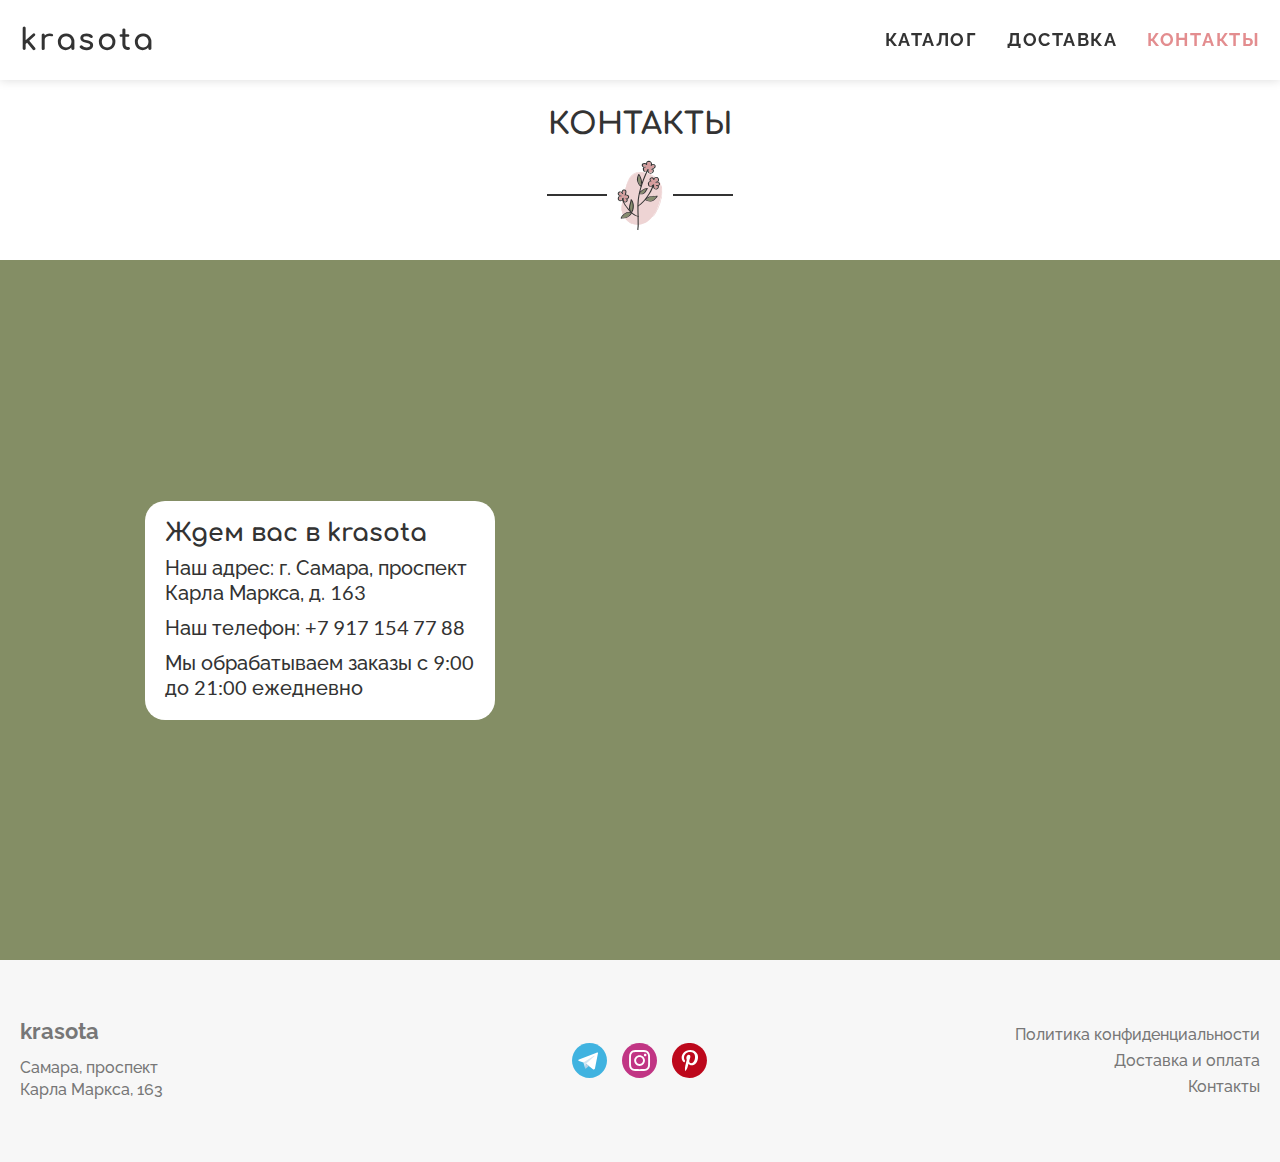
<file: contacts.html>
<!DOCTYPE html>
<html lang="ru">
  <head>
  <meta charset="UTF-8" />
  <meta http-equiv="X-UA-Compatible" content="IE=edge" />
  <meta
    name="viewport"
    content="width=device-width, initial-scale=1.0, maximum-scale=1.0, user-scaleble=0"
  />
  <link
    rel="apple-touch-icon"
    sizes="152x152"
    href="favicon/apple-touch-icon.png"
  />
  <link
    rel="icon"
    type="image/png"
    sizes="32x32"
    href="favicon/favicon-32x32.png"
  />
  <link
    rel="icon"
    type="image/png"
    sizes="16x16"
    href="favicon/favicon-16x16.png"
  />
  <link rel="manifest" href="favicon/site.webmanifest" />
  <link rel="mask-icon" href="favicon/safari-pinned-tab.svg" color="#cd9a9b" />
  <meta name="msapplication-TileColor" content="#ffffff" />
  <meta name="theme-color" content="#ffffff" />
  <link rel="stylesheet" href="css/icons.css?_v=20230721194655" />
  <link rel="stylesheet" href="css/style.min.css?_v=20230721194655" />
  <script src="js/app.min.js?_v=20230721194655" defer></script>
  <title>Контакты</title>
</head>


  <body>
    <div class="loader active lock-padding">
  <div class="loader__body">
    <div class="spinner">
      <span>k</span>
      <span>r</span>
      <span>a</span>
      <span>s</span>
      <span>o</span>
      <span>t</span>
      <span>a</span>
    </div>
  </div>
</div>
<script>
  document.querySelector(".loader").addEventListener("wheel", (e) => {
    e.preventDefault();
    e.stopPropagation();
  });
  document.querySelector(".loader").addEventListener("touchmove", (e) => {
    e.preventDefault();
    e.stopPropagation();
  });
</script>

    <div class="wrapper">
      <header class="header lock-padding contacts">
	<div class="container">
		 <div class="header__body">
			<a href="index.html" class="header__logo">krasota</a>
			<div class="header__burger">
				<svg viewBox="0 0 32 32">
					<path class="line line-top-bottom" d="M27 10 13 10C10.8 10 9 8.2 9 6 9 3.5 10.8 2 13 2 15.2 2 17 3.8 17 6L17 26C17 28.2 18.8 30 21 30 23.2 30 25 28.2 25 26 25 23.8 23.2 22 21 22L7 22"></path>
					<path class="line" d="M7 16 27 16"></path>
				 </svg>
			</div>
			<nav class="header__menu">
			  <ul class="header__list">
				 <li>
					<a href="catalog.html" class="header__link">Каталог</a>
				 </li>
				 <li>
					<a href="delivery.html" class="header__link">Доставка</a>
				 </li>
				 <li>
					<a href="contacts.html" class="header__link">Контaкты</a>
				 </li>
			  </ul>
			</nav>
		 </div>
	  </div>
</header>

      <main class="content">
        <section class="title-block contacts">
          <div class="container">
            <div class="title-block__body">
              <h1 class="title-block__title">Контакты</h1>
              <div class="title-block__icon">
                <img src="img/icon-contacts.svg" alt="Иконка цветка" />
              </div>
            </div>
          </div>
        </section>
        <section class="contacts-block">
          <div class="contacts-block__content">
            <div class="contacts-block__info">
              <h2 class="contacts-block__title">Ждем вас в krasota</h2>
              <p>
                Наш адрес: г. Самара, проспект Карла Маркса, д. <span>163</span>
              </p>
              <p>Наш телефон: <span>+7 917 154 77 88</span></p>
              <p>
                Мы обрабатываем заказы с <span>9:00</span> до
                <span>21:00</span> ежедневно
              </p>
            </div>
          </div>
          <div class="contacts-block__map">
            <script
              type="text/javascript"
              charset="utf-8"
              async
              src="https://api-maps.yandex.ru/services/constructor/1.0/js/?um=constructor%3A2e3346ed8a3fc457af3263c9013b9e6c5922ab7bcae0271752b6d7ce47d2fcf2&amp;width=100%25&amp;height=100%&amp;lang=ru_RU&amp;scroll=true"
            ></script>
          </div>
        </section>
      </main>
      <footer class="footer">
  <div class="container">
    <div class="footer__body">
      <div class="footer__column">
        <div class="footer__logo">krasota</div>
        <div class="footer__address">Самара, проспект Карла Маркса, 163</div>
      </div>
      <div class="footer__icons">
        <a class="footer__icon"
          ><img src="img/tg-icon.svg" alt="Телеграм"
        /></a>
        <a class="footer__icon"
          ><img src="img/ig-icon.svg" alt="Инстаграм"
        /></a>
        <a class="footer__icon"
          ><img src="img/pin-icon.svg" alt="Пинтерест"
        /></a>
      </div>
      <div class="footer__links">
			<a class="footer__link">Политика конфиденциальности</a>
			<a href="delivery.html" class="footer__link">Доставка и оплата</a>
			<a href="contacts.html" class="footer__link">Контакты</a>
		</div>
    </div>
  </div>
</footer>

    </div>
    <div class="cart-wrapper lock-padding closed">
	<div class="cart closed">
	  <div class="cart__body">
	    <div class="cart__header">
	      <div class="cart__title">Корзина</div>
	      <div class="cart__close"><i class="fa-solid fa-xmark"></i></div>
	    </div>
	    <div class="cart__items">
	      <div class="cart__item item-cart">
	        <div class="item-cart__left">
	          <div class="item-cart__image">
	            <picture><source srcset="img/mono-7.webp" type="image/webp"><img src="img/mono-7.jpg" alt="Моно-букет" /></picture>
	          </div>
	          <div class="item-cart__info">
	            <div class="item-cart__title">Моно-букет <span>#7</span></div>
	            <div class="item-cart__price">1800 ₽</div>
	          </div>
	        </div>
	        <div class="item-cart__right">
	          <div class="item-cart__counter">
	            <i
	              class="item-cart__minus item-cart__button disabled fa-solid fa-minus"
	              data-article="mono-7"
	            ></i>
	            <div class="item-cart__count cart-count" data-article="mono-7">5</div>
	            <i
	              class="item-cart__plus item-cart__button fa-solid fa-plus"
	              data-article="mono-7"
	            ></i>
	          </div>
	          <i
	            class="item-cart__delete fa-solid fa-trash"
	            data-article="mono-7"
	          ></i>
	        </div>
	      </div>
	    </div>
	    <a href="order.html" class="cart__button">Оформить заказ</a>
		 <div class="cart__icon">
			<img src="img/cart-icon.svg" alt="Иконка корзины">
		 </div>
	  </div>
	</div>
</div>
<div class="cart__icon-mobile hide">
	<img src="img/cart-icon.svg" alt="Иконка корзины">
</div>
  </body>
</html>
</file>
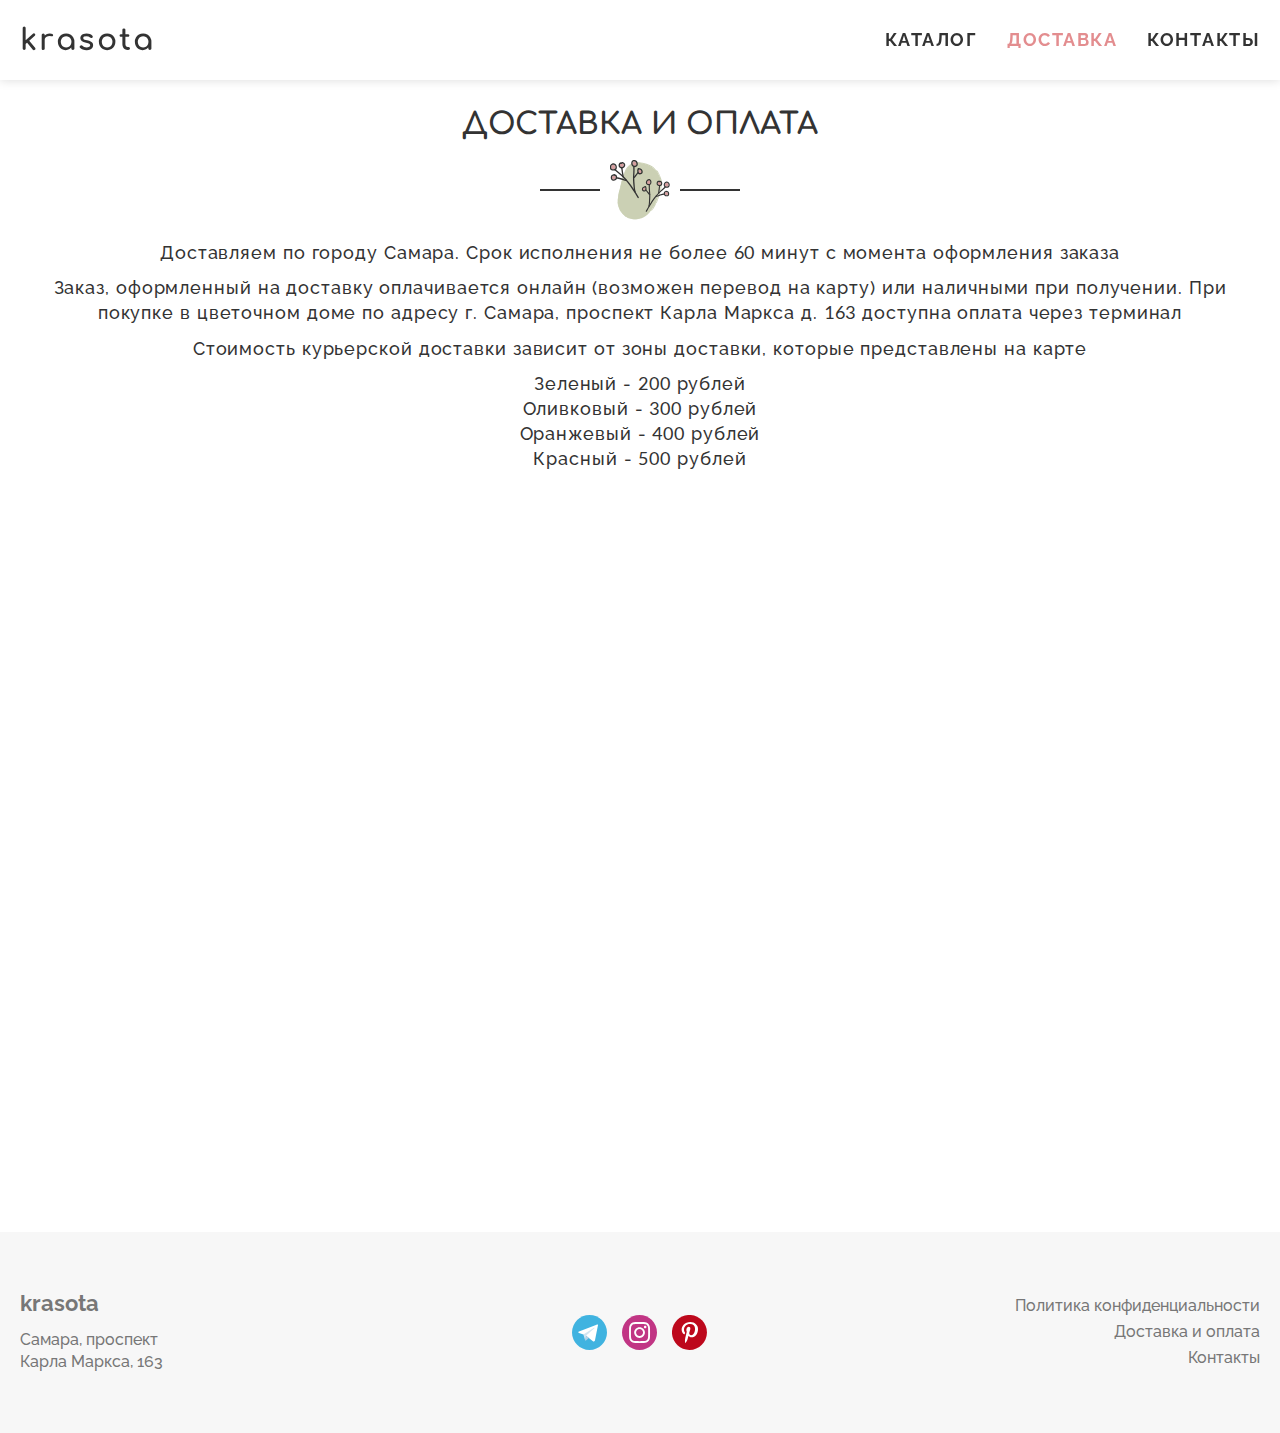
<file: delivery.html>
<!DOCTYPE html>
<html lang="ru">
  <head>
  <meta charset="UTF-8" />
  <meta http-equiv="X-UA-Compatible" content="IE=edge" />
  <meta
    name="viewport"
    content="width=device-width, initial-scale=1.0, maximum-scale=1.0, user-scaleble=0"
  />
  <link
    rel="apple-touch-icon"
    sizes="152x152"
    href="favicon/apple-touch-icon.png"
  />
  <link
    rel="icon"
    type="image/png"
    sizes="32x32"
    href="favicon/favicon-32x32.png"
  />
  <link
    rel="icon"
    type="image/png"
    sizes="16x16"
    href="favicon/favicon-16x16.png"
  />
  <link rel="manifest" href="favicon/site.webmanifest" />
  <link rel="mask-icon" href="favicon/safari-pinned-tab.svg" color="#cd9a9b" />
  <meta name="msapplication-TileColor" content="#ffffff" />
  <meta name="theme-color" content="#ffffff" />
  <link rel="stylesheet" href="css/icons.css?_v=20230721194655" />
  <link rel="stylesheet" href="css/style.min.css?_v=20230721194655" />
  <script src="js/app.min.js?_v=20230721194655" defer></script>
  <title>Доставка и оплата</title>
</head>


  <body>
    <div class="loader active lock-padding">
  <div class="loader__body">
    <div class="spinner">
      <span>k</span>
      <span>r</span>
      <span>a</span>
      <span>s</span>
      <span>o</span>
      <span>t</span>
      <span>a</span>
    </div>
  </div>
</div>
<script>
  document.querySelector(".loader").addEventListener("wheel", (e) => {
    e.preventDefault();
    e.stopPropagation();
  });
  document.querySelector(".loader").addEventListener("touchmove", (e) => {
    e.preventDefault();
    e.stopPropagation();
  });
</script>

    <div class="wrapper">
      <header class="header lock-padding delivery">
	<div class="container">
		 <div class="header__body">
			<a href="index.html" class="header__logo">krasota</a>
			<div class="header__burger">
				<svg viewBox="0 0 32 32">
					<path class="line line-top-bottom" d="M27 10 13 10C10.8 10 9 8.2 9 6 9 3.5 10.8 2 13 2 15.2 2 17 3.8 17 6L17 26C17 28.2 18.8 30 21 30 23.2 30 25 28.2 25 26 25 23.8 23.2 22 21 22L7 22"></path>
					<path class="line" d="M7 16 27 16"></path>
				 </svg>
			</div>
			<nav class="header__menu">
			  <ul class="header__list">
				 <li>
					<a href="catalog.html" class="header__link">Каталог</a>
				 </li>
				 <li>
					<a href="delivery.html" class="header__link">Доставка</a>
				 </li>
				 <li>
					<a href="contacts.html" class="header__link">Контaкты</a>
				 </li>
			  </ul>
			</nav>
		 </div>
	  </div>
</header>

      <main class="content">
        <section class="title-block">
          <div class="container">
            <div class="title-block__body">
              <h1 class="title-block__title">Доставка и оплата</h1>
              <div class="title-block__icon">
                <img src="img/icon-delivery.svg" alt="Иконка цветка" />
              </div>
              <div class="title-block__text">
                <p>
                  Доставляем по городу Самара. Срок исполнения не более
                  <span>60</span> минут с момента оформления заказа
                </p>
                <p>
                  Заказ, оформленный на доставку оплачивается онлайн (возможен
                  перевод на карту) или наличными при получении. При покупке в
                  цветочном доме по адресу г. Самара, проспект Карла Маркса д.
                  <span>163</span> доступна оплата через терминал
                </p>
                <p>
                  Стоимость курьерской доставки зависит от зоны доставки,
                  которые представлены на карте
                </p>
                <p>
                  Зеленый - <span>200</span> рублей<br />Оливковый -
                  <span>300</span> рублей<br />Оранжевый -
                  <span>400</span> рублей<br />Красный - <span>500</span> рублей
                </p>
              </div>
            </div>
          </div>
        </section>
        <section class="delivery-zone">
          <div class="container">
            <div class="delivery-zone__map">
              <script
                type="text/javascript"
                charset="utf-8"
                async
                src="https://api-maps.yandex.ru/services/constructor/1.0/js/?um=constructor%3A3b6dc4ad2b4bb5c8d871658c27abdc17a23cc262dcc7acc43ee6206ecd3efaf3&amp;width=100%25&amp;height=100%&amp;lang=ru_RU&amp;scroll=true"
              ></script>
            </div>
          </div>
        </section>
      </main>
      <footer class="footer">
  <div class="container">
    <div class="footer__body">
      <div class="footer__column">
        <div class="footer__logo">krasota</div>
        <div class="footer__address">Самара, проспект Карла Маркса, 163</div>
      </div>
      <div class="footer__icons">
        <a class="footer__icon"
          ><img src="img/tg-icon.svg" alt="Телеграм"
        /></a>
        <a class="footer__icon"
          ><img src="img/ig-icon.svg" alt="Инстаграм"
        /></a>
        <a class="footer__icon"
          ><img src="img/pin-icon.svg" alt="Пинтерест"
        /></a>
      </div>
      <div class="footer__links">
			<a class="footer__link">Политика конфиденциальности</a>
			<a href="delivery.html" class="footer__link">Доставка и оплата</a>
			<a href="contacts.html" class="footer__link">Контакты</a>
		</div>
    </div>
  </div>
</footer>

    </div>
    <div class="cart-wrapper lock-padding closed">
	<div class="cart closed">
	  <div class="cart__body">
	    <div class="cart__header">
	      <div class="cart__title">Корзина</div>
	      <div class="cart__close"><i class="fa-solid fa-xmark"></i></div>
	    </div>
	    <div class="cart__items">
	      <div class="cart__item item-cart">
	        <div class="item-cart__left">
	          <div class="item-cart__image">
	            <picture><source srcset="img/mono-7.webp" type="image/webp"><img src="img/mono-7.jpg" alt="Моно-букет" /></picture>
	          </div>
	          <div class="item-cart__info">
	            <div class="item-cart__title">Моно-букет <span>#7</span></div>
	            <div class="item-cart__price">1800 ₽</div>
	          </div>
	        </div>
	        <div class="item-cart__right">
	          <div class="item-cart__counter">
	            <i
	              class="item-cart__minus item-cart__button disabled fa-solid fa-minus"
	              data-article="mono-7"
	            ></i>
	            <div class="item-cart__count cart-count" data-article="mono-7">5</div>
	            <i
	              class="item-cart__plus item-cart__button fa-solid fa-plus"
	              data-article="mono-7"
	            ></i>
	          </div>
	          <i
	            class="item-cart__delete fa-solid fa-trash"
	            data-article="mono-7"
	          ></i>
	        </div>
	      </div>
	    </div>
	    <a href="order.html" class="cart__button">Оформить заказ</a>
		 <div class="cart__icon">
			<img src="img/cart-icon.svg" alt="Иконка корзины">
		 </div>
	  </div>
	</div>
</div>
<div class="cart__icon-mobile hide">
	<img src="img/cart-icon.svg" alt="Иконка корзины">
</div>
  </body>
</html>
</file>
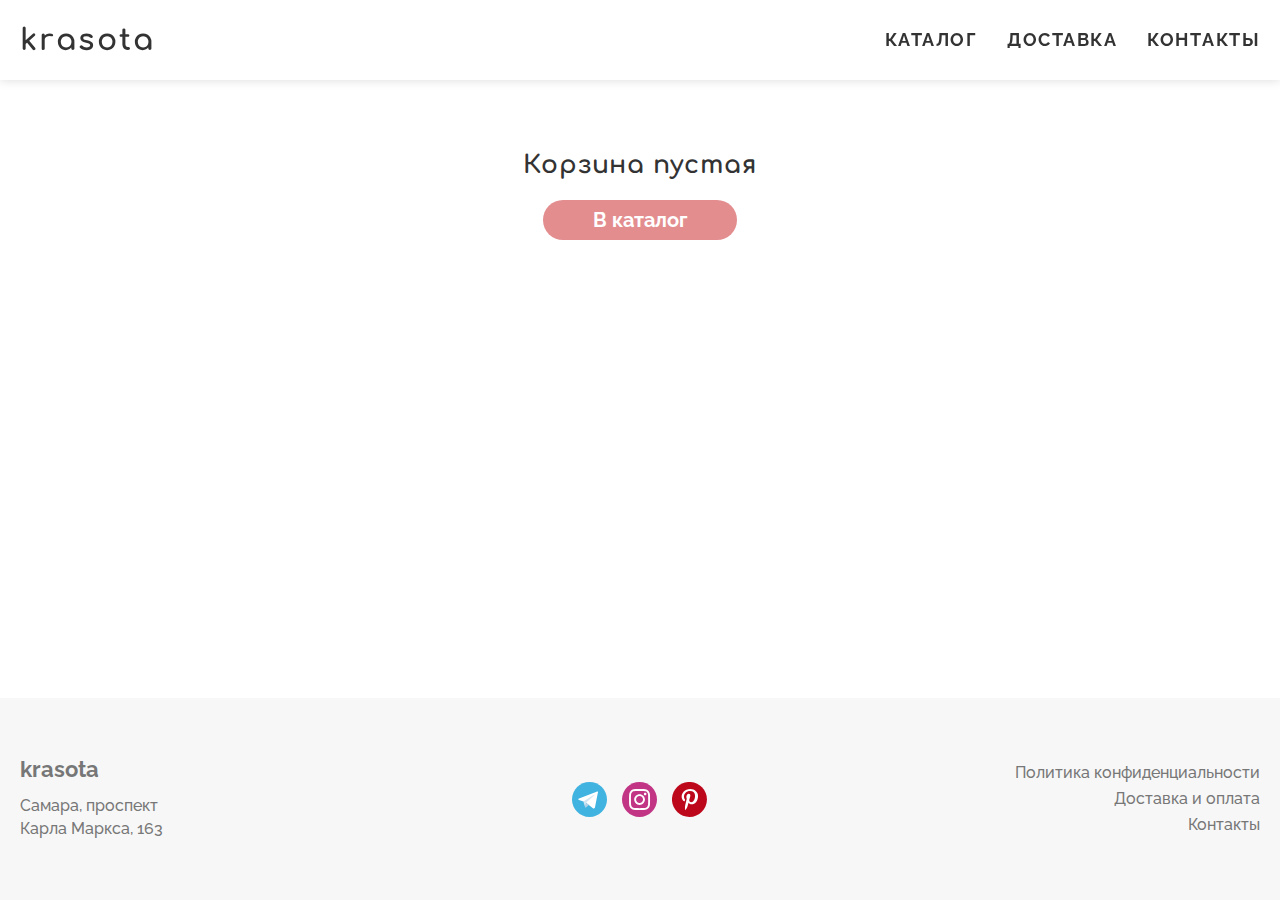
<file: order.html>
<!DOCTYPE html>
<html lang="ru">
  <head>
  <meta charset="UTF-8" />
  <meta http-equiv="X-UA-Compatible" content="IE=edge" />
  <meta
    name="viewport"
    content="width=device-width, initial-scale=1.0, maximum-scale=1.0, user-scaleble=0"
  />
  <link
    rel="apple-touch-icon"
    sizes="152x152"
    href="favicon/apple-touch-icon.png"
  />
  <link
    rel="icon"
    type="image/png"
    sizes="32x32"
    href="favicon/favicon-32x32.png"
  />
  <link
    rel="icon"
    type="image/png"
    sizes="16x16"
    href="favicon/favicon-16x16.png"
  />
  <link rel="manifest" href="favicon/site.webmanifest" />
  <link rel="mask-icon" href="favicon/safari-pinned-tab.svg" color="#cd9a9b" />
  <meta name="msapplication-TileColor" content="#ffffff" />
  <meta name="theme-color" content="#ffffff" />
  <link rel="stylesheet" href="css/icons.css?_v=20230721194655" />
  <link rel="stylesheet" href="css/style.min.css?_v=20230721194655" />
  <script src="js/app.min.js?_v=20230721194655" defer></script>
  <title>Оформление заказа</title>
</head>


  <body>
    <div class="loader active lock-padding">
  <div class="loader__body">
    <div class="spinner">
      <span>k</span>
      <span>r</span>
      <span>a</span>
      <span>s</span>
      <span>o</span>
      <span>t</span>
      <span>a</span>
    </div>
  </div>
</div>
<script>
  document.querySelector(".loader").addEventListener("wheel", (e) => {
    e.preventDefault();
    e.stopPropagation();
  });
  document.querySelector(".loader").addEventListener("touchmove", (e) => {
    e.preventDefault();
    e.stopPropagation();
  });
</script>

    <div class="wrapper">
      <header class="header lock-padding ">
	<div class="container">
		 <div class="header__body">
			<a href="index.html" class="header__logo">krasota</a>
			<div class="header__burger">
				<svg viewBox="0 0 32 32">
					<path class="line line-top-bottom" d="M27 10 13 10C10.8 10 9 8.2 9 6 9 3.5 10.8 2 13 2 15.2 2 17 3.8 17 6L17 26C17 28.2 18.8 30 21 30 23.2 30 25 28.2 25 26 25 23.8 23.2 22 21 22L7 22"></path>
					<path class="line" d="M7 16 27 16"></path>
				 </svg>
			</div>
			<nav class="header__menu">
			  <ul class="header__list">
				 <li>
					<a href="catalog.html" class="header__link">Каталог</a>
				 </li>
				 <li>
					<a href="delivery.html" class="header__link">Доставка</a>
				 </li>
				 <li>
					<a href="contacts.html" class="header__link">Контaкты</a>
				 </li>
			  </ul>
			</nav>
		 </div>
	  </div>
</header>

      <main class="content">
        <section class="order">
          <div class="container container-order">
            <h1 class="order__title">Оформление заказа</h1>
            <div class="order__content">
              <form class="order__form" name="order">
                <div class="order__item">
                  <div class="order__name">Ваше имя</div>
                  <input
                    class="order__input input-name"
                    type="text"
                    name="yourName"
                    id="your-name"
                    autocomplete="off"
                    spellcheck="false"
                    maxlength="16"
                  />
                  <div class="order__error error-name">Вы не ввели имя</div>
                </div>
                <div class="order__item">
                  <div class="order__name">Ваш телефон</div>
                  <input
                    class="order__input input-phone"
                    type="tel"
                    name="yourPhone"
                    id="your-phone"
                    autocomplete="off"
                    spellcheck="false"
                  />
                  <div class="order__error error-phone">Некорректный номер</div>
                </div>
                <div class="order__item order__checkbox">
                  <div class="order__name">Способ получения</div>

                  <input
                    class="order__input"
                    type="radio"
                    name="method"
                    id="method-pickup"
                    checked
                  />
                  <label class="order__label" for="method-pickup"
                    >Самовывоз</label
                  >

                  <input
                    class="order__input"
                    type="radio"
                    name="method"
                    id="method-delivery"
                  />
                  <label class="order__label" for="method-delivery"
                    >Доставка курьером</label
                  >
                </div>
                <div class="order__item order__checkbox hide">
                  <div class="order__name">Получатель</div>

                  <input
                    class="order__input"
                    type="radio"
                    name="transfer"
                    id="transfer-me"
                    checked
                  />
                  <label class="order__label" for="transfer-me">Я</label>

                  <input
                    class="order__input"
                    type="radio"
                    name="transfer"
                    id="transfer-other"
                  /><label class="order__label" for="transfer-other"
                    >Другой человек</label
                  >
                </div>
                <div class="order__item hide">
                  <div class="order__name">Имя получателя</div>
                  <input
                    class="order__input input-name"
                    type="text"
                    name="otherName"
                    id="other-name"
                    autocomplete="off"
                    spellcheck="false"
                    maxlength="16"
                  />
                  <div class="order__error error-name-other">
                    Вы не ввели имя
                  </div>
                </div>
                <div class="order__item hide">
                  <div class="order__name">Телефон получателя</div>
                  <input
                    class="order__input input-phone"
                    type="tel"
                    name="otherPhone"
                    id="other-phone"
                    autocomplete="off"
                    spellcheck="false"
                  />
                  <div class="order__error error-phone-other">
                    Некорректный номер
                  </div>
                </div>
                <div class="order__item hide">
                  <div class="order__name address-title">Ваш адрес</div>
                  <input
                    class="order__input"
                    type="text"
                    name="address"
                    id="address"
                    autocomplete="off"
                    spellcheck="false"
                    maxlength="200"
                  />
                  <div class="order__error error-address">
                    Вы не ввели адрес
                  </div>
                </div>
                <div class="order__item order__checkbox hide">
                  <div class="order__name">Дата и время</div>

                  <input
                    class="order__input"
                    type="radio"
                    name="time"
                    id="time-quickly"
                    checked
                  />
                  <label class="order__label" for="time-quickly"
                    >Как можно скорее</label
                  >

                  <input
                    class="order__input"
                    type="radio"
                    name="time"
                    id="time-custom"
                  /><label class="order__label" for="time-custom"
                    >Выбрать время</label
                  >
                </div>
                <div class="order__item hide">
                  <div class="order__name">Выберите дату</div>
                  <div class="label-date">
                    <input
                      class="order__input input-date"
                      type="text"
                      name="date"
                      id="date"
                      autocomplete="off"
                      spellcheck="false"
                      tabindex="-1"
                    />
                    <div class="input-date__button"></div>
                    <div class="input-date__calendar calendar">
                      <div class="calendar__header">
                        <div class="calendar__prev">
                          <i class="fa-solid fa-angle-left"></i>
                        </div>
                        <div class="calendar__year"></div>
                        <div class="calendar__next">
                          <i class="fa-solid fa-angle-right"></i>
                        </div>
                      </div>
                      <div class="calendar__month"></div>
                      <div class="calendar__titles">
                        <div class="calendar__title">Пн</div>
                        <div class="calendar__title">Вт</div>
                        <div class="calendar__title">Ср</div>
                        <div class="calendar__title">Чт</div>
                        <div class="calendar__title">Пт</div>
                        <div class="calendar__title">Сб</div>
                        <div class="calendar__title">Вс</div>
                      </div>
                      <div class="calendar__days">
                        <div class="calendar__day"></div>
                        <div class="calendar__day"></div>
                        <div class="calendar__day"></div>
                        <div class="calendar__day"></div>
                        <div class="calendar__day"></div>
                        <div class="calendar__day"></div>
                        <div class="calendar__day"></div>
                        <div class="calendar__day"></div>
                        <div class="calendar__day"></div>
                        <div class="calendar__day"></div>
                        <div class="calendar__day"></div>
                        <div class="calendar__day"></div>
                        <div class="calendar__day"></div>
                        <div class="calendar__day"></div>
                        <div class="calendar__day"></div>
                        <div class="calendar__day"></div>
                        <div class="calendar__day"></div>
                        <div class="calendar__day"></div>
                        <div class="calendar__day"></div>
                        <div class="calendar__day"></div>
                        <div class="calendar__day"></div>
                        <div class="calendar__day"></div>
                        <div class="calendar__day"></div>
                        <div class="calendar__day"></div>
                        <div class="calendar__day"></div>
                        <div class="calendar__day"></div>
                        <div class="calendar__day"></div>
                        <div class="calendar__day"></div>
                        <div class="calendar__day"></div>
                        <div class="calendar__day"></div>
                        <div class="calendar__day"></div>
                        <div class="calendar__day"></div>
                        <div class="calendar__day"></div>
                        <div class="calendar__day"></div>
                        <div class="calendar__day"></div>
                        <div class="calendar__day"></div>
                        <div class="calendar__day"></div>
                        <div class="calendar__day"></div>
                        <div class="calendar__day"></div>
                        <div class="calendar__day"></div>
                        <div class="calendar__day"></div>
                        <div class="calendar__day"></div>
                      </div>
                      <div class="calendar__months">
                        <div class="calendar__months-item">Январь</div>
                        <div class="calendar__months-item">Февраль</div>
                        <div class="calendar__months-item">Март</div>
                        <div class="calendar__months-item">Апрель</div>
                        <div class="calendar__months-item">Май</div>
                        <div class="calendar__months-item">Июнь</div>
                        <div class="calendar__months-item">Июль</div>
                        <div class="calendar__months-item">Август</div>
                        <div class="calendar__months-item">Сентябрь</div>
                        <div class="calendar__months-item">Октябрь</div>
                        <div class="calendar__months-item">Ноябрь</div>
                        <div class="calendar__months-item">Декабрь</div>
                      </div>
                    </div>
                  </div>
                  <div class="order__error error-date">
                    Некорректный ввод даты
                  </div>
                </div>
                <div class="order__item hide">
                  <div class="order__name">Выберите время</div>
                  <div class="time__container">
                    <input
                      class="order__input input-time"
                      type="text"
                      name="timeInput"
                      id="timeInput"
                      autocomplete="off"
                      spellcheck="false"
                      tabindex="-1"
                    />
                    <div class="time__button"></div>
                    <div class="time__items">
                      <div class="time__item" data-time="9">9:00 - 10:00</div>
                      <div class="time__item" data-time="10">10:00 - 11:00</div>
                      <div class="time__item" data-time="11">11:00 - 12:00</div>
                      <div class="time__item" data-time="12">12:00 - 13:00</div>
                      <div class="time__item" data-time="13">13:00 - 14:00</div>
                      <div class="time__item" data-time="14">14:00 - 15:00</div>
                      <div class="time__item" data-time="15">15:00 - 16:00</div>
                      <div class="time__item" data-time="16">16:00 - 17:00</div>
                      <div class="time__item" data-time="17">17:00 - 18:00</div>
                      <div class="time__item" data-time="18">18:00 - 19:00</div>
                      <div class="time__item" data-time="19">19:00 - 20:00</div>
                      <div class="time__item" data-time="20">20:00 - 21:00</div>
                    </div>
                  </div>
                  <div class="order__error error-time">
                    Некорректный ввод времени
                  </div>
                </div>
                <div class="order__item order__checkbox hide">
                  <div class="order__name">
                    Звонить адресату перед отправкой?
                  </div>

                  <input
                    class="order__input"
                    type="radio"
                    name="phonecall"
                    id="phonecall-yes"
                    checked
                  />
                  <label class="order__label" for="phonecall-yes">Да</label>

                  <input
                    class="order__input"
                    type="radio"
                    name="phonecall"
                    id="phonecall-no"
                  />
                  <label class="order__label" for="phonecall-no">Нет</label>
                </div>
                <div class="order__item">
                  <div class="order__name">Комментарий к заказу</div>
                  <textarea
                    name="message"
                    id="message"
                    maxlength="500"
                  ></textarea>
                </div>
                <div class="order__bottom">
                  <div class="order__sum">
                    Итоговая сумма <span>3200 ₽</span>
                  </div>
                  <button class="order__button">Оформить заказ</button>
                </div>
              </form>
              <div class="order__cart cart-order">
                <div class="cart-order__title">Состав заказа</div>
                <div class="cart-order__items">
                  <div class="cart-order__item">
                    <div class="cart-order__left">
                      <div class="cart-order__image">
                        <picture><source srcset="img/mono-1.webp" type="image/webp"><img src="img/mono-1.jpg" alt="Моно-букет" /></picture>
                      </div>
                      <div class="cart-order__info">
                        <div class="cart-order__name">
                          Моно-букет <span>#1</span>
                        </div>
                        <div class="cart-order__price">3000 <span>₽</span></div>
                      </div>
                    </div>
                    <div class="cart-order__right">
                      <div class="cart-order__counter">
                        <i
                          class="cart-order__minus cart-order__button disabled fa-solid fa-minus"
                          data-article="mono-1"
                        ></i>
                        <div
                          class="cart-order__count cart-count"
                          data-article="mono-1"
                        >
                          1
                        </div>
                        <i
                          class="cart-order__plus cart-order__button fa-solid fa-plus"
                          data-article="mono-1"
                        ></i>
                      </div>
                      <i
                        class="cart-order__delete fa-solid fa-trash"
                        data-article="mono-1"
                      ></i>
                    </div>
                  </div>
                </div>
                <div class="cart-order__delivery delivery-cart">
                  <div class="delivery-cart__title">Доставка</div>
                  <div class="delivery-cart__price">200 <span>₽</span></div>
                </div>
                <div class="cart-order__sum">
                  Итоговая сумма <span>3200 ₽</span>
                </div>
              </div>
            </div>
          </div>
        </section>
        <div class="order-message order__empty">
          <div class="message-order__text">Корзина пустая</div>
          <a href="catalog.html" class="message-order__link">В каталог</a>
        </div>
        <div class="order-message order__success">
          <div class="message-order__text">Заказ успешно оформлен!</div>
          <a href="index.html" class="message-order__link">На главную</a>
        </div>
      </main>
      <footer class="footer">
  <div class="container">
    <div class="footer__body">
      <div class="footer__column">
        <div class="footer__logo">krasota</div>
        <div class="footer__address">Самара, проспект Карла Маркса, 163</div>
      </div>
      <div class="footer__icons">
        <a class="footer__icon"
          ><img src="img/tg-icon.svg" alt="Телеграм"
        /></a>
        <a class="footer__icon"
          ><img src="img/ig-icon.svg" alt="Инстаграм"
        /></a>
        <a class="footer__icon"
          ><img src="img/pin-icon.svg" alt="Пинтерест"
        /></a>
      </div>
      <div class="footer__links">
			<a class="footer__link">Политика конфиденциальности</a>
			<a href="delivery.html" class="footer__link">Доставка и оплата</a>
			<a href="contacts.html" class="footer__link">Контакты</a>
		</div>
    </div>
  </div>
</footer>

    </div>
  </body>
</html>
</file>
<file: css/style.min.css>
*{padding:0;margin:0;border:0}*,:after,:before{box-sizing:border-box}:active,:focus{outline:0}a:active,a:focus{outline:0}aside,footer,header,nav{display:block}body,html{font-family:Raleway;font-weight:700;font-style:normal;height:100%;width:100%;font-size:100%;line-height:1;font-size:16px;-ms-text-size-adjust:100%;-moz-text-size-adjust:100%;-webkit-text-size-adjust:100%}button,input,textarea{font-family:inherit}input::-ms-clear{display:none}button{cursor:pointer}button::-moz-focus-inner{padding:0;border:0}a,a:visited{text-decoration:none}a:hover{text-decoration:none}ul li{list-style:none}img{vertical-align:top}h1,h2,h3,h4,h5,h6{font-size:inherit;font-weight:400}@font-face{font-family:Comfortaa;font-display:swap;src:url(../fonts/Comfortaa-Bold.woff2) format("woff2"),url(../fonts/Comfortaa-Bold.woff) format("woff");font-weight:700;font-style:normal}@font-face{font-family:Lato;font-display:swap;src:url(../fonts/Lato-Bold.woff2) format("woff2"),url(../fonts/Lato-Bold.woff) format("woff");font-weight:700;font-style:normal}@font-face{font-family:Lato;font-display:swap;src:url(../fonts/Lato-Regular.woff2) format("woff2"),url(../fonts/Lato-Regular.woff) format("woff");font-weight:400;font-style:normal}@font-face{font-family:Raleway;font-display:swap;src:url(../fonts/Raleway-Bold.woff2) format("woff2"),url(../fonts/Raleway-Bold.woff) format("woff");font-weight:700;font-style:normal}@font-face{font-family:Raleway;font-display:swap;src:url(../fonts/Raleway-Medium.woff2) format("woff2"),url(../fonts/Raleway-Medium.woff) format("woff");font-weight:500;font-style:normal}@font-face{font-family:Raleway;font-display:swap;src:url(../fonts/Raleway-MediumItalic.woff2) format("woff2"),url(../fonts/Raleway-MediumItalic.woff) format("woff");font-weight:400;font-style:normal}@font-face{font-family:Raleway;font-display:swap;src:url(../fonts/Raleway-SemiBold.woff2) format("woff2"),url(../fonts/Raleway-SemiBold.woff) format("woff");font-weight:600;font-style:normal}body.load{overflow:hidden}.loader{position:fixed;z-index:500;width:100%;height:100%;background-color:#e38d8f;top:0;left:0;opacity:0;visibility:hidden;overflow:hidden;transition:opacity .4s ease 0s,visibility .4s ease 0s;display:flex;justify-content:center;align-items:center}.loader.active{visibility:visible;opacity:1}.loader__body{display:flex;justify-content:center;align-items:center;position:relative}.spinner{height:50px;width:-moz-max-content;width:max-content;font-size:40px;font-family:Comfortaa,serif;letter-spacing:20px;color:#fff;display:flex;justify-content:center;align-items:center}.spinner span{text-shadow:0 0 10px rgba(255,255,255,.5019607843);animation:loading 1.75s ease infinite}.spinner span:nth-child(2){animation-delay:.25s}.spinner span:nth-child(3){animation-delay:.5s}.spinner span:nth-child(4){animation-delay:.75s}.spinner span:nth-child(5){animation-delay:1s}.spinner span:nth-child(6){animation-delay:1.25s}.spinner span:nth-child(7){animation-delay:1.5s}@keyframes loading{0%{transform:translateY(0)}50%{transform:translateY(-15px)}100%{transform:translateY(0)}}::-webkit-scrollbar{width:12px}::-webkit-scrollbar-track{background-color:#fff}::-webkit-scrollbar-thumb{background-color:#777;border-radius:10px}::-webkit-scrollbar-thumb:hover{background-color:#333}.wrapper{display:flex;flex-direction:column;min-height:100%}.content{flex:1 1 auto}body.main .content{flex:0 1 auto}body.lock{overflow:hidden}.container{max-width:1320px;margin:0 auto;padding:0 20px}.container-main{max-width:1140px}.anim-item{opacity:0}.anim-item.bottom-to-top{transform:translateY(100%)}.anim-item.right-to-left{transform:translateX(100%)}.anim-item.left-to-right{transform:translateX(-100%)}section.main{overflow:hidden}.header{position:fixed;width:100%;top:0;left:0;z-index:65}.header.catalog .header__list li:nth-child(1) a{color:#e38d8f;pointer-events:none}.header.delivery .header__list li:nth-child(2) a{color:#e38d8f;pointer-events:none}.header.contacts .header__list li:nth-child(3) a{color:#e38d8f;pointer-events:none}.header.main::before{transition:all .3s ease 0s}.header.main.logo-hide .header__logo{opacity:0;visibility:hidden}.header.main.logo-hide .header__list{right:calc(50% - 189px)}.header.main.logo-menu .header__logo{opacity:1;visibility:visible}.header.main .header__body{justify-content:space-between}.header.main .header__list{position:absolute;top:calc(50% - 9px);right:0;transition:all .3s ease 0s}.header.main .header__logo{pointer-events:none;right:0;transition:all .3s ease 0s}.header.main.top::before{background-color:rgba(255,255,255,0);box-shadow:none}.header.main.top .header__logo{color:#fff}.header.main.top .header__burger .line{stroke:#fff}.header.main.top .line{stroke:#333;transition:stroke-dasharray .6s cubic-bezier(.4,0,.2,1),stroke-dashoffset .6s cubic-bezier(.4,0,.2,1),stroke .3s ease 0s}.header.main.top.active .line{stroke:#333;transition:stroke-dasharray .6s cubic-bezier(.4,0,.2,1),stroke-dashoffset .6s cubic-bezier(.4,0,.2,1),stroke .3s ease 0s}.header.main.top.active .header__logo{color:#333;transition:all .3s ease .2s}.header.main.top .header__link{color:#fff}.header.main.top .header__link:hover{color:#333}.header:before{content:"";position:absolute;top:0;left:0;width:100%;height:100%;box-shadow:0 0 10px 0 rgba(0,0,0,.15);background-color:#fff;z-index:7}.header__body{position:relative;display:flex;justify-content:space-between;height:80px;align-items:center}.header__logo{font-family:Comfortaa;font-size:30px;font-weight:700;font-stretch:normal;font-style:normal;line-height:normal;letter-spacing:2.4px;text-align:left;color:#333;z-index:8}.header__burger{z-index:8;display:none}.header__burger svg{width:40px;transition:transform .6s cubic-bezier(.4,0,.2,1)}.header__burger .line{fill:none;stroke:#333;stroke-linecap:round;stroke-linejoin:round;stroke-width:3;transition:stroke-dasharray .6s cubic-bezier(.4,0,.2,1),stroke-dashoffset .6s cubic-bezier(.4,0,.2,1)}.header__burger .line-top-bottom{stroke-dasharray:12 63}.header__list{display:flex;position:relative;z-index:8}.header__list li{margin-right:30px}.header__list li:last-child{margin-right:0}.header__link{font-size:18px;font-weight:700;letter-spacing:1.5px;text-transform:uppercase;color:#333;transition:all .3s ease 0s}.header__link:hover{color:#e38d8f}.footer{padding:60px 0;background-color:#f7f7f7}.footer__body{display:flex;justify-content:space-between;align-items:center}.footer__column{width:33.3333333333%}.footer__logo{font-size:22px;text-align:left;color:#777}.footer__address{max-width:180px;font-size:16px;font-weight:500;text-align:left;color:#777;margin-top:15px;line-height:1.4}.footer__icons{width:33.3333333333%;display:flex;justify-content:center}.footer__icon{cursor:pointer;margin-right:15px}.footer__icon:last-child{margin-right:0}.footer__links{display:flex;flex-direction:column;align-items:end;width:33.3333333333%}.footer__link{cursor:pointer;margin-bottom:10px;font-size:16px;font-weight:500;text-align:right;color:#777;transition:all .3s ease 0s}.footer__link:hover{color:#333}.footer__link:last-child{margin-bottom:0}.cart{transition:all .3s ease 0s}.cart-wrapper{position:fixed;overflow:hidden;z-index:60;bottom:30px;right:30px}.cart-wrapper.hide{visibility:hidden}.cart.hide{opacity:0;visibility:hidden}.cart__body{position:relative;background-color:#fff;width:420px;height:520px;padding:20px;border:1px solid #777;border-radius:20px;cursor:default;transition:width .3s ease 0s,height .3s ease 0s,border-radius 0s ease 0s}.cart__header{display:flex;justify-content:space-between;transition:all .3s ease .3s}.cart__title{font-size:22px;font-weight:700;letter-spacing:.66px;text-align:left;color:#333}.cart__close{position:absolute;padding:10px;top:10px;right:10px;font-size:23px;cursor:pointer;text-align:center}.cart__items{max-height:calc(100% - 100px);margin-top:15px;transition:all .3s ease .3s;overflow-y:auto}.cart__items::-webkit-scrollbar{width:10px}.cart__items::-webkit-scrollbar-track{background-color:#fff}.cart__items::-webkit-scrollbar-thumb{background-color:#777;border-radius:0;border-left:4px solid #fff}.cart__items::-webkit-scrollbar-thumb:hover{background-color:#000}.cart__button{position:absolute;bottom:20px;right:20px;height:50px;width:calc(100% - 40px);border-radius:30px;background-color:#e38d8f;font-size:20px;font-weight:700;letter-spacing:.6px;display:flex;justify-content:center;align-items:center;color:#fff;transition:background-color .3s ease 0s,opacity .3s ease .3s,visibility .3s ease .3s}.cart__button:hover{background-color:#bb7576}.cart__icon{position:absolute;right:-40px;bottom:9px;transition:all .2s ease 0s}.cart__icon-mobile{display:none}.cart.closed .cart__body{width:50px;height:50px;border-radius:50%;cursor:pointer;transition:width .3s ease 0s,height .3s ease 0s,border-radius .1s ease .2s}.cart.closed .cart__header{opacity:0;visibility:hidden;transition:all .15s ease 0s}.cart.closed .cart__items{opacity:0;visibility:hidden;transition:all .15s ease 0s}.cart.closed .cart__button{opacity:0;visibility:hidden;transition:all .15s ease 0s}.cart.closed .cart__icon{right:8px;transition:all .3s ease 0s}.item-cart{display:flex;justify-content:space-between;margin-bottom:15px}.item-cart:last-child{margin-bottom:0}.item-cart__left{display:flex}.item-cart__image{position:relative;width:80px}.item-cart__image::after{content:"";display:block;width:100%;padding-top:100%}.item-cart__image img{border-radius:20px;position:absolute;width:100%;height:100%;-o-object-fit:cover;object-fit:cover}.item-cart__right{display:flex;flex-direction:column;justify-content:space-between}.item-cart__info{margin-left:10px}.item-cart__title{font-size:16px;font-weight:500;letter-spacing:.48px;text-align:left;color:#333}.item-cart__title span{font-family:Lato}.item-cart__price{margin-top:5px;font-family:Lato;font-size:16px;font-weight:700;letter-spacing:.8px;text-align:left;color:#333}.item-cart__price span{font-family:comfortaa}.item-cart__counter{display:flex}.item-cart__button{width:35px;height:35px;border-radius:50%;display:flex;justify-content:center;align-items:center;background-color:#848e65;color:#fff;transition:all .3s ease 0s;cursor:pointer}.item-cart__button:hover{background-color:#77815c}.item-cart__button.disabled{background-color:#d9d9d9;color:#777;cursor:default;pointer-events:none}.item-cart__count{width:30px;text-align:center;display:flex;justify-content:center;align-items:center;font-family:Lato;font-size:20px;font-weight:700;letter-spacing:.6px;text-align:left;color:#333}.item-cart__delete{width:100%;background-color:#bb6767;height:30px;border-radius:15px;color:#fff;display:flex;justify-content:center;align-items:center;cursor:pointer;transition:all .3s ease 0s}.item-cart__delete:hover{background-color:#a55f5f}.no-webp .hero{background:#f2bdbd url(../img/bg.jpg) center center/cover no-repeat}.hero{flex:1 1 100vh;display:flex;justify-content:center;align-items:center}.hero__content{visibility:hidden;opacity:0;transition:all .3s ease 0s}.hero__content.visible{visibility:visible;opacity:1}.hero__title{text-shadow:0 3px 0 rgba(0,0,0,.25);font-family:Comfortaa;font-size:120px;font-weight:700;letter-spacing:6px;color:#fff;text-align:center}.hero__subtitle{text-shadow:0 2px 0 rgba(0,0,0,.25);font-family:Comfortaa;font-size:30px;font-weight:700;letter-spacing:.9px;color:#fff;text-align:center}.content-main{display:flex;flex-direction:column;align-items:center;width:33.3333333333%;padding:60px 60px 100px 60px;background-color:#fff;transition:all 1s ease 0s}.content-main__title{font-family:Comfortaa;font-size:22px;line-height:1.2;letter-spacing:.66px;text-align:center;color:#333;text-transform:uppercase;margin:35px 0}.content-main__text{position:relative;font-size:20px;font-weight:500;line-height:1.7;letter-spacing:.6px;text-align:center;color:#777}.content-main__text::after{content:"";position:absolute;bottom:-40px;left:calc(50% - 25px);width:50px;height:2px;border-radius:2px;background-color:#777}.welcome__content{padding:60px 0;width:100%}.welcome .content-main__text::after{display:none}.link-main{position:relative;flex:1 1 auto;width:66.6666666667%}.link-main.catalog{background-color:#d69e9f}.link-main.interior{background-color:#878e6f}.link-main.left{width:33.3333333333%;background-color:#878e6f}.link-main.right{width:33.3333333333%;background-color:#d69e9f}.link-main__link{position:absolute;top:0;left:0;width:100%;height:100%;display:flex;justify-content:center;align-items:center;transition:all 1s ease 0s}.link-main__link:hover::after{-webkit-backdrop-filter:blur(3px);backdrop-filter:blur(3px);background:rgba(0,0,0,.1450980392)}.link-main__link::after{content:"";position:absolute;top:0;left:0;width:100%;height:100%;background:rgba(0,0,0,0);-webkit-backdrop-filter:blur(0);backdrop-filter:blur(0);transition:all .3s ease 0s}.link-main__link span{position:relative;z-index:2;padding:10px 50px;font-family:Comfortaa;font-size:30px;text-align:center;color:#e38d8f;background-color:#fff;border-radius:50px;transition:all .3s ease 0s}.link-main__link span:hover{color:#848e65}.link-main__link.green span{color:#848e65}.link-main__link.green span:hover{color:#e38d8f}.catalog{background-color:#fff}.catalog__body{display:flex}.no-webp .catalog__link{background:url(../img/main-1.png) center center/cover no-repeat}.interior{background-color:#fff}.interior__body{display:flex}.interior .content-main__icon{position:relative;right:8px}.no-webp .interior__link{background:url(../img/main-2.png) center center/cover no-repeat}.delivery__body{display:flex}.delivery .link-main:nth-child(1){position:relative;z-index:2}.no-webp .delivery .link-main:nth-child(1) .link-main__link{background:#878e6f url(../img/main-3.png) center center/cover no-repeat}.no-webp .delivery .link-main:nth-child(3) .link-main__link{background:#d69e9f url(../img/main-4.png) center center/cover no-repeat}.mailing{padding:70px 0}.mailing__body{display:flex;flex-direction:column;align-items:center}.mailing__logo{font-family:Comfortaa;font-size:40px;font-weight:700;text-align:center;color:#e38d8f}.mailing__text{margin:35px 0 25px 0;font-size:18px;font-weight:500;font-style:italic;letter-spacing:1px;text-align:center;color:#777}.mailing__form{display:flex}.mailing__input{font-family:Lato;width:400px;height:50px;font-size:20px;padding:20px;font-weight:500;border:1px solid #777;border-right:none;border-top-left-radius:30px;border-bottom-left-radius:30px;transition:all .3s ease 0s;caret-color:#777}.mailing__input.error{border:1px solid #bb6767;color:#bb6767;border-right:none}.mailing__input.error:focus{border:1px solid #bb6767;border-right:none}.mailing__input:focus{border:solid 1px #e38d8f;border-right:none}.mailing__button{width:160px;height:50px;font-size:18px;text-align:center;color:#fff;font-weight:700;border-top-right-radius:30px;border-bottom-right-radius:30px;background-color:#e38d8f;transition:all .3s ease 0s}.mailing__button:hover{background-color:#bb7576}.popup{position:fixed;width:100%;height:100%;background-color:rgba(0,0,0,.3);top:0;left:0;opacity:0;visibility:hidden;overflow-y:auto;overflow-x:hidden;transition:opacity .4s ease 0s;z-index:70;-webkit-backdrop-filter:blur(10px);backdrop-filter:blur(10px)}.popup.open{opacity:1;visibility:visible}.popup.open .popup__content{opacity:1;transform:scale(1)}.popup__body{min-height:100%;display:flex;align-items:center;justify-content:center;padding:40px}.popup__content{background-color:#fff;width:800px;padding:20px;border-radius:20px;position:relative;transition:all .4s ease 0s;opacity:0;transform:scale(.5)}.popup__close{position:absolute;top:0;right:-40px;color:#fff;font-size:30px;width:40px;text-align:center;cursor:pointer;transition:all .3s ease 0s}.popup__close:hover{transform:scale(1.1)}.interior-popup__body{display:flex;justify-content:space-between}.interior-popup__image{position:relative;width:calc((100% - 20px)/ 2);margin-right:20px;border-radius:20px;overflow:hidden;flex:0 0 auto}.interior-popup__image::before{content:"";display:block;padding-top:100%}.interior-popup__image img{position:absolute;top:0;left:0;width:100%;height:100%;-o-object-fit:cover;object-fit:cover}.item-interior{align-self:start;width:calc((100% - 20px)/ 2);display:flex;justify-content:space-between}.item-interior__column{display:flex;flex-direction:column;justify-content:space-between}.item-interior__title{font-size:18px;font-weight:500;letter-spacing:.36px;text-align:left;color:#333}.item-interior__title span{font-family:Lato;font-weight:400}.item-interior__price{font-family:Lato;font-size:20px;font-weight:700;letter-spacing:1px;text-align:left;color:#333;margin-top:5px}.item-interior__price span{font-family:Comfortaa}.item-interior__image{position:relative;width:140px;border-radius:20px;overflow:hidden}.item-interior__image::before{content:"";display:block;padding-top:100%}.item-interior__image img{position:absolute;top:0;left:0;width:100%;height:100%;-o-object-fit:cover;object-fit:cover}.button-add{position:relative;overflow:hidden;width:150px;height:45px;background-color:#e38d8f;border-radius:30px;font-size:20px;font-weight:700;letter-spacing:.6px;text-align:left;color:#fff;transition:all .3s ease 0s}.button-add:hover{background-color:#bb7576}.button-add.active{background-color:#848e65}.button-add.active:hover{background-color:#77815c}.button-add.active span:nth-child(1){opacity:0;top:-100%}.button-add.active span:nth-child(2){opacity:1;top:0}.button-add span{display:flex;justify-content:center;align-items:center;width:100%;height:100%;position:absolute;left:0;transition:top .3s ease 0s,opacity .2s ease 0s}.button-add span:nth-child(1){top:0}.button-add span:nth-child(2){opacity:0;top:100%}.swiper__arrows{padding-top:10px;padding-left:10px;border-top-left-radius:30px;position:absolute;z-index:150;bottom:20px;right:20px;display:flex;background-color:#fff}.swiper__arrow{cursor:pointer;width:45px;height:45px;background-color:#333;border-radius:50%;display:flex;justify-content:center;align-items:center;color:#fff;font-size:20px;border:2px solid #333;transition:all .3s ease 0s}.swiper__arrow:hover{background-color:#fff;color:#333}.swiper__arrow.swiper-button-disabled{background-color:#d9d9d9;border:2px solid #d9d9d9;color:#777;cursor:default}.arrow-prev{margin-right:15px}.success-mailing{position:fixed;z-index:61;bottom:30px;width:100%;display:flex;justify-content:center;box-sizing:border-box;transition:all .3s ease 0s;visibility:hidden;opacity:0}.success-mailing span{width:350px;height:50px;background-color:#e38d8f;display:flex;justify-content:center;align-items:center;border-radius:30px;font-size:20px;color:#fff}.success-mailing.active{visibility:visible;opacity:1}.products__buttons{padding-top:110px}.products__row{display:inline-flex;position:relative}.products__button{border-radius:20px;background-color:#e38d8f;padding:10px 20px;font-size:18px;font-weight:700;letter-spacing:.54px;text-align:left;color:#fff;cursor:pointer;transition:all .3s ease 0s}.products__button:hover{background-color:#bb7576}.products__button i{margin-right:10px}.products__filt{margin-right:10px}.products__sort i{transform:rotate(90deg)}.products__filters{display:flex;flex-wrap:wrap}.products__filter{margin-top:10px;display:flex;justify-content:center;align-items:center;border-radius:30px;background-color:#d9d9d9;padding:10px 20px;margin-right:10px;font-size:18px;font-weight:700;letter-spacing:.54px;text-align:left;color:#999;cursor:pointer}.products__filter span{font-family:Lato}.products__filter i{margin-right:10px}.products__clear{margin-top:10px;border-radius:30px;border:solid 2px #999;background-color:#fff;font-size:18px;font-weight:700;letter-spacing:.54px;text-align:left;color:#999;padding:10px 20px;cursor:pointer;transition:all .3s ease 0s}.products__clear:hover{border:solid 2px #777;background-color:#777;color:#fff}.filter__settings{position:absolute;z-index:5;top:48px;left:0;background-color:#fff;border-radius:20px;padding:20px;box-shadow:0 0 10px 0 rgba(51,51,51,.2);transform:scale(0);opacity:0;transform-origin:top left;transition:all .3s ease 0s}.filter__settings.active{opacity:1;transform:scale(1)}.filter__title{font-size:16px;font-weight:700;letter-spacing:.42px;text-align:left;color:#333}.filter__title:nth-child(3){margin-top:10px;margin-bottom:10px}.filter__row{display:flex;align-items:center;margin-top:10px}.filter__price{font-size:16px;font-weight:700;letter-spacing:.42px;text-align:left;color:#777;margin-right:7px}.filter__input{padding:5px 10px;width:75px;border-radius:10px;border:solid 1px #777;background-color:#fff;font-family:Lato;font-size:16px;font-weight:700;letter-spacing:.42px;text-align:left}.filter__input::-moz-placeholder{color:#777}.filter__input::placeholder{color:#777}.filter__input:nth-child(2){margin-right:7px}.filter__check{position:relative;display:flex;align-items:center;margin-bottom:7px;cursor:pointer}.filter__check:last-child{margin-bottom:0}.filter__checkbox{cursor:pointer;display:none}.filter__checkbox:checked+.filter__label{color:#333}.filter__checkbox:checked+.filter__label::after{background-color:#e38d8f}.filter__label{margin-top:2px;cursor:pointer;padding-left:20px;margin-left:7px;font-size:16px;font-weight:700;letter-spacing:.42px;text-align:left;color:#777;transition:all .3s ease 0s}.filter__label::after{content:"";position:absolute;top:0;left:0;width:18px;height:18px;border-radius:5px;background-color:#d9d9d9;transition:all .3s ease 0s}.filter__button{font-size:18px;font-weight:700;width:100%;padding:10px;background-color:#e38d8f;border-radius:20px;display:flex;justify-content:center;align-items:center;letter-spacing:.54px;text-align:left;color:#fff;margin-top:10px;cursor:pointer;transition:all .3s ease 0s}.filter__button:hover{background-color:#bb7576}.sort__settings{position:absolute;z-index:5;top:48px;right:0;background-color:#fff;border-radius:20px;box-shadow:0 0 10px 0 rgba(51,51,51,.2);transform:scale(0);opacity:0;transform-origin:top right;transition:all .3s ease 0s}.sort__settings.active{transform:scale(1);opacity:1}.sort__item{padding:10px;font-size:16px;font-weight:700;letter-spacing:.42px;text-align:left;color:#333;cursor:pointer;transition:all .3s ease 0s}.sort__item:hover{background-color:#d9d9d9}.sort__item:first-child{padding-top:15px;border-top-left-radius:20px;border-top-right-radius:20px}.sort__item:last-child{padding-bottom:15px;border-bottom-left-radius:20px;border-bottom-right-radius:20px}.products__items{margin:0 -10px;padding-top:20px;padding-bottom:30px;display:flex;flex-wrap:wrap}.item-product{width:calc((100% - 80px)/ 4);margin:0 10px;margin-bottom:40px;display:flex;flex-direction:column;align-items:center}.item-product.hide{display:none}.item-product.price-hide{display:none}.item-product__image{position:relative;width:100%}.item-product__image::after{content:"";background-color:#e9e9e9;border-radius:20px;display:block;width:100%;padding-top:100%}.item-product__image source{position:absolute;width:100%;height:100%;-o-object-fit:cover;object-fit:cover;border-radius:20px}.item-product__image img{position:absolute;width:100%;height:100%;-o-object-fit:cover;object-fit:cover;border-radius:20px}.item-product__title{margin-top:15px;font-family:Comfortaa;font-size:18px;font-weight:700;letter-spacing:.54px;text-align:center;color:#333}.item-product__price{margin-top:5px;font-family:Lato;font-size:18px;font-weight:700;letter-spacing:.9px;text-align:left;color:#333}.item-product__price span{font-family:Comfortaa}.item-product__button{margin-top:20px}.item-product__loader{position:absolute;top:calc(50% - 32px);left:calc(50% - 32px);width:64px;height:64px;background:#fff;border-radius:10px;overflow:hidden}.item-product__loader:before{content:"";position:absolute;left:0;bottom:0;width:40px;height:40px;transform:rotate(45deg) translate(30%,40%);background:#e38d8f;box-shadow:32px -34px 0 5px #bb7576;animation:slide 2s infinite ease-in-out alternate}.item-product__loader:after{content:"";position:absolute;left:10px;top:10px;width:16px;height:16px;border-radius:50%;background:#bb7576;transform:rotate(0);transform-origin:35px 145px;animation:rotate 2s infinite ease-in-out}@keyframes slide{0%,100%{bottom:-35px}25%,75%{bottom:-2px}20%,80%{bottom:2px}}@keyframes rotate{0%{transform:rotate(-15deg)}25%,75%{transform:rotate(0)}100%{transform:rotate(25deg)}}.title-block{padding-top:110px;padding-bottom:30px;display:flex;justify-content:center}.title-block__title{font-family:Comfortaa;font-size:30px;font-weight:700;text-align:center;color:#333;text-transform:uppercase}.title-block__body{display:flex;flex-direction:column;align-items:center}.title-block__icon{position:relative;margin-top:20px}.title-block__icon::before,.title-block__icon:after{content:"";position:absolute;top:calc(50% - 1px);width:60px;height:2px;background-color:#333}.title-block__icon::before{left:calc(100% + 10px)}.title-block__icon::after{right:calc(100% + 10px)}.title-block__text{margin-top:20px;font-size:18px;font-weight:500;line-height:1.4;text-align:center;letter-spacing:.05em;color:#333}.title-block__text p{margin-bottom:10px}.title-block__text p:last-child{margin-bottom:0}.title-block__text span{font-family:Lato}.delivery-zone__map{border-radius:20px;overflow:hidden;height:700px}.delivery-zone{padding-bottom:30px}.title-block.contacts img{height:70px}.contacts-block{background:#848e65;display:flex;justify-content:space-between;height:700px}.contacts-block__content{width:50%;display:flex;justify-content:center;align-items:center}.contacts-block__info{max-width:350px;background-color:#fff;border-radius:20px;padding:20px}.contacts-block__title{font-family:Comfortaa,sans-serif;font-size:25px;font-weight:700;line-height:1;color:#333}.contacts-block p{margin-top:10px;font-size:20px;font-weight:500;line-height:1.2;color:#333}.contacts-block p span{font-family:Lato}.contacts-block__map{width:50%;height:100%}.order{padding-top:110px;padding-bottom:60px}.order.hide{display:none}.order.hide~.order__empty{display:flex}.order.hide~.order__success{display:none}.order.success{display:none}.order.success~.order__empty{display:none}.order.success~.order__success{display:flex}.order__error{display:none;font-size:14px;font-weight:400;color:#bb6767}.order__error.active{margin-top:5px;display:block}.order__title{font-size:25px;font-weight:700;text-align:left;color:#333;text-transform:uppercase}.order__form{width:calc(100% - 440px);display:flex;justify-content:space-between;flex-wrap:wrap}.order__content{display:flex;justify-content:space-between;align-items:start;margin-top:25px}.order__item{width:calc((100% - 40px)/ 2);margin-bottom:15px}.order__item.order__checkbox{display:flex;flex-direction:column}.order__item.order__checkbox .order__input{display:none}.order__item.order__checkbox .order__input:checked+.order__label{color:#333}.order__item.order__checkbox .order__input:checked+.order__label::before{background-color:#e38d8f;border:1px solid #e38d8f}.order__item.order__checkbox .order__label{cursor:pointer;margin-top:8px;padding-left:21px;position:relative}.order__item.order__checkbox .order__label::before{content:"";position:absolute;top:0;left:0;width:16px;height:16px;border-radius:50%;background-color:#fff;border:1px solid #777;transition:all .3s ease 0s}.order__item.hide{display:none}.order__name{font-size:18px;font-weight:700;text-align:left;color:#333}.order__input{color:#333;margin-top:5px;border-radius:20px;border:solid 1px #777;background-color:#fff;height:35px;max-width:300px;width:100%;padding:10px 15px;font-family:Comfortaa;font-size:18px;caret-color:#777;transition:all .3s ease 0s}.order__input:focus{border:solid 1px #333}.order__input.error{border:solid 1px #bb6767;color:#bb6767}.order__input.error:focus{border:solid 1px #bb6767}.order__label{font-size:16px;font-weight:500;text-align:left;color:#777;transition:all .3s ease 0s}.order textarea{font-family:Comfortaa;caret-color:#777;font-size:18px;margin-top:5px;padding:10px 15px;resize:none;max-width:300px;width:100%;height:100px;border-radius:20px;border:solid 1px #777;background-color:#fff;transition:all .3s ease 0s;scrollbar-width:none;-ms-overflow-style:none}.order textarea::-webkit-scrollbar{display:none}.order textarea:focus{border:solid 1px #333}.order__sum{width:100%;max-width:300px;font-size:18px;color:#333;text-align:center}.order__sum span{font-family:Comfortaa}.order__bottom{width:100%}.order__button{margin-top:10px;width:100%;max-width:300px;height:45px;border-radius:30px;background-color:#e38d8f;font-family:Raleway;font-size:20px;font-weight:700;text-align:center;color:#fff;transition:all .3s ease 0s}.order__button:hover{background-color:#bb7576}.cart-order{padding:20px;border-radius:20px;background-color:#fff;width:420px;box-shadow:0 0 10px 0 rgba(0,0,0,.15)}.cart-order__title{font-size:22px;font-weight:700;letter-spacing:.66px;text-align:left;color:#333}.cart-order__items{position:relative;margin-top:15px;padding-bottom:20px}.cart-order__items::after{content:"";position:absolute;bottom:0;left:0;width:100%;height:1px;background-color:#333}.cart-order__item{display:flex;justify-content:space-between;margin-bottom:15px}.cart-order__item:last-child{margin-bottom:0}.cart-order__left{display:flex}.cart-order__image{position:relative;width:80px}.cart-order__image::after{content:"";display:block;width:100%;padding-top:100%}.cart-order__image img{border-radius:20px;position:absolute;width:100%;height:100%;-o-object-fit:cover;object-fit:cover}.cart-order__info{margin-left:10px}.cart-order__name{font-size:16px;font-weight:500;letter-spacing:.48px;text-align:left;color:#333}.cart-order__name span{font-family:Lato}.cart-order__price{margin-top:5px;font-family:Comfortaa;font-size:16px;font-weight:700;letter-spacing:.8px;text-align:left;color:#333}.cart-order__right{display:flex;flex-direction:column;justify-content:space-between}.cart-order__button{width:35px;height:35px;border-radius:50%;display:flex;justify-content:center;align-items:center;background-color:#848e65;color:#fff;transition:all .3s ease 0s;cursor:pointer}.cart-order__button:hover{background-color:#77815c}.cart-order__button.disabled{background-color:#d9d9d9;color:#777;cursor:default;pointer-events:none}.cart-order__counter{display:flex}.cart-order__count{width:30px;text-align:center;display:flex;justify-content:center;align-items:center;font-family:Lato;font-size:20px;font-weight:700;letter-spacing:.6px;text-align:left;color:#333}.cart-order__delete{width:100%;background-color:#bb6767;height:30px;border-radius:15px;color:#fff;display:flex;justify-content:center;align-items:center;cursor:pointer;transition:all .3s ease 0s}.cart-order__delete:hover{background-color:#a55f5f}.cart-order__delivery{margin-top:15px}.cart-order__sum{margin-top:10px;font-size:18px;font-weight:700;letter-spacing:.8px;color:#333}.cart-order__sum span{font-weight:700;font-family:Comfortaa}.delivery-cart{display:none;justify-content:space-between}.delivery-cart.active{display:flex}.delivery-cart__title{font-size:16px;letter-spacing:.8px;color:#333}.delivery-cart__price{font-family:Comfortaa;font-size:18px;font-weight:700;letter-spacing:.8px;color:#333}.order-message{display:flex;flex-direction:column;align-items:center;padding-top:150px;padding-left:20px;padding-right:20px;display:none}.message-order__text{font-family:Comfortaa;font-size:25px;font-weight:700;letter-spacing:.8px;color:#333;text-align:center;line-height:1.2}.message-order__link{padding:10px 50px;background-color:#e38d8f;font-size:20px;color:#fff;border-radius:20px;margin-top:20px;transition:all .3s ease 0s}.message-order__link:hover{background-color:#bb7576}.label-date{position:relative;width:300px;margin-top:5px}.input-date{width:100%;padding:10px 15px;border-radius:20px;margin-top:0}.input-date__button{position:absolute;top:0;left:0;width:100%;height:100%;border-radius:20px;cursor:pointer}.calendar{position:absolute;bottom:42px;left:0;background-color:#fff;padding:15px;border-radius:20px;width:100%;visibility:hidden;transform:scale(0);opacity:0;transition:all .3s ease 0s;box-shadow:0 0 10px rgba(119,119,119,.3803921569);transform-origin:center bottom;color:#333}.calendar.active{visibility:visible;transform:scale(1);opacity:1}.calendar.month .calendar__months{display:flex}.calendar.month .calendar__days{display:none}.calendar.month .calendar__titles{display:none}.calendar.month .calendar__month{color:#e38d8f}.calendar__months{display:none;flex-wrap:wrap;gap:2px}.calendar__months-item{border-radius:5px;padding:5px;display:flex;justify-content:center;align-items:center;width:calc((100% - 4px)/ 3);background-color:#fff;cursor:pointer}.calendar__months-item:hover{background-color:#dfdfdf}.calendar__header{display:flex;justify-content:space-between;align-items:center;padding:5px 0}.calendar__prev{padding:2px 5px;cursor:pointer}.calendar__year{font-family:Lato}.calendar__next{padding:2px 5px;cursor:pointer}.calendar__month{display:flex;justify-content:center;align-items:center;padding:5px 0 10px 0;cursor:pointer}.calendar__titles{display:flex;padding:0 0 5px 0}.calendar__title{width:14.2857142857%;display:flex;justify-content:center;align-items:center;color:#e38d8f}.calendar__days{display:flex;flex-wrap:wrap;gap:2px}.calendar__day{font-family:Lato;width:calc((100% - 12px)/ 7);display:flex;justify-content:center;align-items:center;padding:5px;background-color:#fff;border-radius:5px;cursor:pointer}.calendar__day:hover{background-color:#dfdfdf}.calendar__day.disabled{color:#8f8f8f;pointer-events:none}.calendar__day.active{background-color:#e38d8f;color:#fff}.time__container{position:relative;margin-top:5px;width:300px;height:35px}.input-time{margin-top:0}.time__button{position:absolute;top:0;left:0;width:100%;height:100%;border-radius:20px;cursor:pointer}.time__items{position:absolute;bottom:42px;left:0;border-radius:20px;padding:15px;background-color:#fff;box-shadow:0 0 10px rgba(119,119,119,.3803921569);visibility:hidden;transform:scale(0);transform-origin:bottom center;color:#333;display:flex;flex-wrap:wrap;opacity:0;transition:all .3s ease 0s;gap:4px}.time__items.active{opacity:1;transform:scale(1);visibility:visible}.time__item{width:calc((100% - 4px)/ 2);font-family:Lato;display:flex;justify-content:center;align-items:center;background-color:#fff;padding:5px;border-radius:10px;border:1px solid #dfdfdf}.time__item:hover{background-color:#dfdfdf;cursor:pointer}@media (max-height:560px) and (min-width:769px){.cart__body{height:320px}}@media (max-width:1400px){.content-main{padding:40px 40px 80px 40px;width:45%}.content-main.delivery{width:33.3333333333%}.welcome__content{width:100%;padding:40px 0}.link-main{width:65%}}@media (max-width:1200px){.footer{padding:40px 0}.cart-wrapper{bottom:20px;right:20px}.content-main{padding:40px 40px 60px 40px}.content-main__title{margin:25px 0 20px 0}.content-main__text{line-height:1.5}.content-main__text::after{bottom:-30px}.welcome__content{padding:30px 0}.link-main span{padding:10px 45px;font-size:28px}.success-mailing{bottom:20px}.item-product{width:calc((100% - 60px)/ 3)}.delivery-zone__map{height:600px}.contacts-block{height:600px}}@media (max-width:1150px){.order__form{width:400px;display:block}.order__item{width:100%}.order__button{max-width:none}.order__input{max-width:none}.order textarea{max-width:none}.label-date{width:100%}.time__container{width:100%}}@media (max-width:992px){.hero__title{font-size:100px}.hero__subtitle{font-size:28px}.content-main{padding:30px 30px 60px 30px;width:50%}.content-main__title{margin:25px 0 20px 0}.content-main__text{line-height:1.5}.content-main__text::after{bottom:-30px}.content-main.delivery{width:50%}.welcome__content{width:100%;padding:30px 0}.link-main{width:50%}.link-main.left{width:100%;padding-top:35%}.link-main.right{width:50%}.delivery__body{flex-direction:row-reverse;flex-wrap:wrap-reverse}.mailing{padding:50px 0}.delivery-zone__map{height:500px}.contacts-block{height:500px}}@media (max-width:900px){.popup__content{width:400px;padding:20px 20px 85px 20px}.interior-popup__image{width:100%}.interior-popup__item{margin-top:20px;width:100%}.interior-popup__body{flex-direction:column}.swiper__arrows{width:100%;right:0;bottom:0;padding:20px;border-top-left-radius:0;border-bottom-left-radius:20px;border-bottom-right-radius:20px;justify-content:space-between}.swiper__arrow{border-radius:30px;width:calc((100% - 20px)/ 2)}.arrow-prev{margin-right:0}.contacts-block{flex-direction:column;height:800px}.contacts-block__content{width:100%;height:50%;padding:20px}.contacts-block__map{width:100%;height:50%}.order__form{width:300px}}@media (max-width:800px){.order__content{flex-direction:column-reverse;align-items:center}.order__form{width:100%}.order__cart{width:100%;margin-bottom:30px}.calendar{width:300px}.time__items{width:300px}}@media (max-width:768px){.spinner{font-size:30px}.footer__body{flex-wrap:wrap}.footer__column{width:auto}.footer__links{width:auto}.footer__icons{margin-top:30px;order:3;width:100%}.cart{width:100%;height:100%;transition:all .3s ease 0s}.cart-wrapper{z-index:66;width:100%;height:100%;top:0;right:0;transition:all .3s ease 0s}.cart-wrapper.closed{right:-100%}.cart.closed .cart__body{width:100%;height:100%;border-radius:0}.cart.closed .cart__header{opacity:1;visibility:visible}.cart.closed .cart__items{opacity:1;visibility:visible}.cart.closed .cart__button{opacity:1;visibility:visible}.cart__body{width:100%;height:100%;border-radius:0;border:none;padding:15px}.cart__items{max-height:calc(100% - 100px);scrollbar-width:none;-ms-overflow-style:none}.cart__items::-webkit-scrollbar{display:none}.cart__button{bottom:15px;left:15px;width:calc(100% - 30px)}.cart__close{top:5px;right:0;padding:10px 20px}.cart__icon{display:none}.cart__icon-mobile{position:fixed;bottom:15px;right:20px;display:flex;justify-content:center;align-items:center;width:50px;height:50px;border-radius:50%;border:1px solid #777;background-color:#fff;cursor:pointer;transition:all .3s ease 0s;z-index:59}.cart__icon-mobile.hide{opacity:0;visibility:hidden}.hero__title{font-size:80px}.hero__subtitle{font-size:24px}.hero__content{position:relative;top:-50px}.content-main{width:100%;padding:40px 20px 60px 20px}.content-main.delivery{width:100%}.content-main__title{font-size:20px}.content-main__text{font-size:18px}.link-main{width:100%;padding-top:50%}.link-main.right{width:100%}.link-main.left{width:100%;padding-top:50%}.catalog__body{flex-direction:column}.interior__body{flex-direction:column-reverse}.delivery__body{flex-direction:column-reverse}.success-mailing{bottom:15px}.products__buttons{padding-top:80px}.products__button{font-size:17px}.products__filter{font-size:17px}.products__clear{font-size:17px}.item-product{width:calc((100% - 40px)/ 2)}.title-block{padding-top:90px}.delivery-zone__map{height:400px}.order{padding-top:85px}.order-message{padding-top:120px}}@media (max-width:767px){.header.main .header__list{position:relative;top:0;left:0}.header.main.top .header__link{color:#333}.header.active .header__menu{right:0;opacity:1}.header.active .header__burger svg{transform:rotate(45deg)}.header.active .header__burger svg .line-top-bottom{stroke-dasharray:20 300;stroke-dashoffset:-32.42}.header.active .header__list li{transform:translateX(0);opacity:1}.header.active .header__list li:nth-child(1){transition:all .3s ease-out .3s}.header.active .header__list li:nth-child(2){transition:all .3s ease-out .45s}.header.active .header__list li:nth-child(3){transition:all .3s ease-out .6s}.header__burger{display:block}.header__body{height:60px}.header__menu{position:fixed;top:0;right:-100%;width:100%;height:100%;background:#fff;padding:120px 10px 20px 10px;transition:all .5s ease 0s;overflow-x:hidden;overflow-y:auto}.header__list{flex-direction:column;align-items:center}.header__list li{position:relative;margin-right:0;margin-bottom:20px;transform:translateX(100%);opacity:0;transition:opacity .3s ease 0s,transform 0s ease .5s}.header__list li:last-child{margin-bottom:0}.header__link{font-size:30px}}@media (max-width:666px){.mailing__form{width:100%}.mailing__input{width:70%}.mailing__button{width:30%}}@media (max-width:576px){.hero__title{font-size:60px}.hero__subtitle{font-size:18px}.link-main{padding-top:70%}.link-main.left{padding-top:70%}.link-main.right{padding-top:70%}.mailing{padding:40px 0}.mailing__text{margin:25px 0 20px 0}.mailing__input{width:60%}.mailing__button{width:40%}.mailing__form{flex-direction:column;align-items:center}.mailing__text{margin:25px 0 20px 0}.mailing__input{width:100%;border:1px solid #777;border-radius:25px}.mailing__input:focus{border:1px solid #e38d8f}.mailing__input.error{border:1px solid #bb6767}.mailing__input.error:focus{border:1px solid #bb6767}.mailing__button{margin-top:15px;width:100%;border-radius:25px}.success-mailing span{font-size:18px;width:calc(100% - 40px)}.products__row{display:flex;justify-content:space-between;width:100%}.products__button{width:100%;display:flex;justify-content:center;align-items:center;text-align:center}.filter__settings{width:100%;top:45px;transform-origin:top center}.sort__settings{top:92px;width:100%;transform-origin:top center}.products__row{display:flex;flex-direction:column}.products__button{display:flex;justify-content:center;align-items:center}.products__button:nth-child(2){margin-top:10px}.title-block__title{font-size:25px}.title-block__text{font-size:17px;letter-spacing:.03em}}@media (max-width:510px){.footer__address{max-width:none}.footer__links{margin-top:10px;align-items:start}.footer__link{text-align:center}.footer__body{flex-direction:column;align-items:start}.footer__icons{justify-content:start;margin-top:15px}}@media (max-width:500px){.popup{overflow:hidden;background-color:transparent;-webkit-backdrop-filter:blur(0);backdrop-filter:blur(0);opacity:1}.popup.open .popup__content{right:0}.popup__body{position:relative;padding:0;overflow:hidden;align-items:end}.popup__content{padding:15px 15px 65px 15px;position:absolute;top:0;right:-100%;width:100%;height:100%;opacity:1;border-radius:0;overflow:hidden;transform:scale(1)}.popup__close{top:25px;right:25px;z-index:150;background-color:#fff;color:#333;width:40px;height:40px;font-size:25px;display:flex;justify-content:center;align-items:center;border-radius:50%}.swiper__arrows{padding:15px}.swiper__arrow{width:calc((100% - 15px)/ 2)}.swiper{border-top-left-radius:20px;border-top-right-radius:20px}.interior-popup__body{max-height:calc(100vh - 90px);overflow-x:hidden;overflow-y:auto}.item-product{width:calc(100% - 20px)}}@media (max-width:450px){.item-cart{margin-bottom:20px;flex-direction:column}.item-cart__image{width:140px}.item-cart__price{margin-top:3px}.item-cart__counter{width:140px;justify-content:space-between}.item-cart__right{margin-top:15px;justify-content:space-between;flex-direction:row}.item-cart__delete{width:100px;height:35px;border-radius:30px}.contacts-block__title{line-height:1.2;font-size:23px}.contacts-block p{font-size:18px}.cart-order{width:100%;padding:15px 10px}.cart-order__item{position:relative;flex-direction:column}.cart-order__image{width:120px}.cart-order__right{margin-top:10px;flex-direction:row}.cart-order__counter{width:120px;justify-content:space-between}.cart-order__delete{width:100px}.order__content{margin-top:15px}.calendar{width:100%}.time__items{width:100%}}@media (max-width:400px){.link-main{padding-top:90%}.link-main.left{padding-top:90%}.link-main.right{padding-top:90%}}@media (max-width:360px){.title-block__title{font-size:23px}}@media (max-width:350px){.success-mailing span{font-size:17px}}.webp .hero{background:#f2bdbd url(../img/bg.webp) center center/cover no-repeat}.webp .catalog__link{background:url(../img/main-1.webp) center center/cover no-repeat}.webp .interior__link{background:url(../img/main-2.webp) center center/cover no-repeat}.webp .delivery .link-main:nth-child(1) .link-main__link{background:#878e6f url(../img/main-3.webp) center center/cover no-repeat}.webp .delivery .link-main:nth-child(3) .link-main__link{background:#d69e9f url(../img/main-4.webp) center center/cover no-repeat}
</file>
